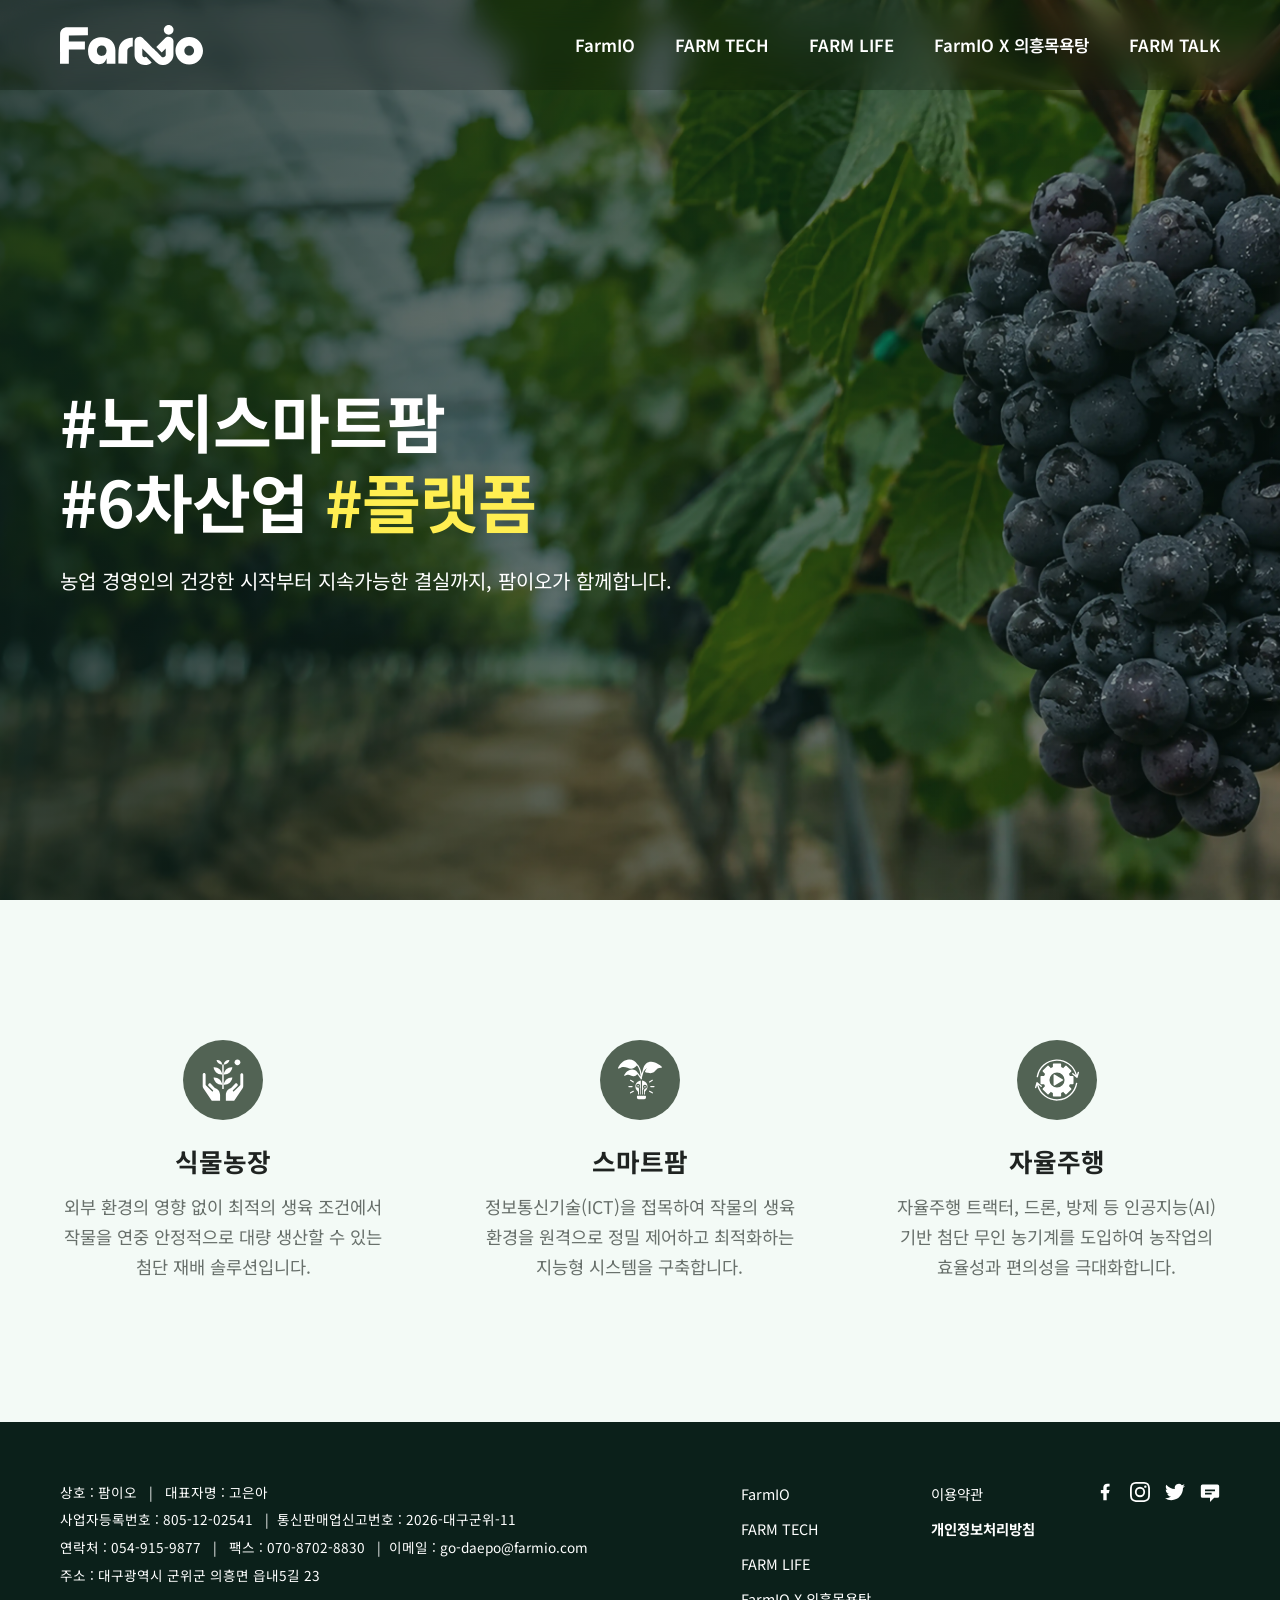
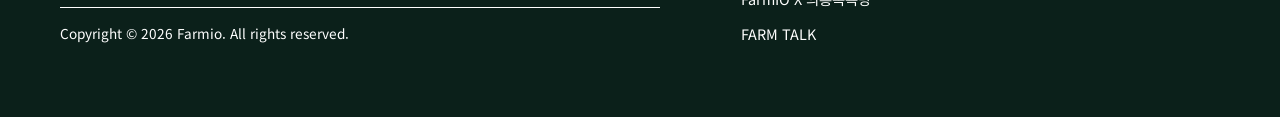
<file: index.html>
<!DOCTYPE html>
<html lang="ko">

<head>
    <meta charset="UTF-8">
    <meta name="viewport" content="width=device-width, initial-scale=1.0">
    <title>팜이오 (FarmIO) | 농업의 내일을 잇다</title>
    <link rel="stylesheet" href="style.css">
    <link rel="preconnect" href="https://fonts.googleapis.com">
    <link rel="preconnect" href="https://fonts.gstatic.com" crossorigin>
    <link href="https://fonts.googleapis.com/css2?family=Noto+Sans+KR:wght@400;600;700;800&display=swap"
        rel="stylesheet">
</head>

<body>
    <header class="header transparent-header">
        <div class="container header-content">
            <a href="index.html" class="logo"><img src="Image/index/logo.svg" alt="FarmIO 로고"></a>
            <nav class="nav">
                <a href="farmio.html">FarmIO</a>
                <a href="farmtech.html">FARM TECH</a>
                <a href="farmlife.html">FARM LIFE</a>
                <a href="bathhouse.html">FarmIO X 의흥목욕탕</a>
                <a href="farmtalk.html">FARM TALK</a>
            </nav>
            <button class="mobile-menu-btn" aria-label="메뉴 열기">
                <span></span>
                <span></span>
                <span></span>
            </button>
        </div>
    </header>

    <main>
        <section class="hero" style="--bg-img: url('Image/index/index_main.webp');">
            <div class="hero-overlay"></div>
            <div class="container">
                <div class="hero-text">
                    <h1>#노지스마트팜<br>#6차산업 <strong>#플랫폼</strong></h1>
                    <p>농업 경영인의 건강한 시작부터 지속가능한 결실까지, 팜이오가 함께합니다.</p>
                </div>
            </div>
        </section>

        <!-- 서비스 특징 섹션 -->
        <section class="section bg-pastel">
            <div class="container">
                <div class="features-grid">
                    <div class="feature-block fade-up delay-1">
                        <div class="feature-icon"><img src="Image/index/plantfactory.svg" alt="식물공장 아이콘" width="44"
                                height="44"></div>
                        <h3>식물농장</h3>
                        <p>외부 환경의 영향 없이 최적의 생육 조건에서 작물을 연중 안정적으로 대량 생산할 수 있는 첨단 재배 솔루션입니다.</p>
                    </div>
                    <div class="feature-block fade-up delay-2">
                        <div class="feature-icon"><img src="Image/index/smartfarm.svg" alt="스마트팜 아이콘" width="44"
                                height="44"></div>
                        <h3>스마트팜</h3>
                        <p>정보통신기술(ICT)을 접목하여 작물의 생육 환경을 원격으로 정밀 제어하고 최적화하는 지능형 시스템을 구축합니다.</p>
                    </div>
                    <div class="feature-block fade-up delay-3">
                        <div class="feature-icon"><img src="Image/index/autonomous.svg" alt="자율주행 아이콘" width="44"
                                height="44"></div>
                        <h3>자율주행</h3>
                        <p>자율주행 트랙터, 드론, 방제 등 인공지능(AI) 기반 첨단 무인 농기계를 도입하여 농작업의 효율성과 편의성을 극대화합니다.</p>
                    </div>
                </div>
            </div>
        </section>
    </main>

    <footer class="footer">
        <div class="container footer-container">
            <div class="footer-left">
                <div class="footer-info">
                    <p>상호 : 팜이오 <span class="divider">|</span> 대표자명 : 고은아</p>
                    <p>사업자등록번호 : 805-12-02541 <span class="divider pc-divider">|</span><span class="report-block">통신판매업신고번호 : 2026-대구군위-11</span></p>
                    <p>연락처 : 054-915-9877 <span class="divider">|</span> 팩스 : 070-8702-8830 <span
                            class="divider pc-divider">|</span><span class="footer-email">이메일 : go-daepo@farmio.com</span></p>
                    <p>주소 : 대구광역시 군위군 의흥면 읍내5길 23</p>
                </div>
                <div class="footer-copyright">
                    Copyright &copy; 2026 Farmio. All rights reserved.
                </div>
            </div>

            <div class="footer-right">
                <div class="footer-nav">
                    <ul>
                        <li><a href="farmio.html">FarmIO</a></li>
                        <li><a href="farmtech.html">FARM TECH</a></li>
                        <li><a href="farmlife.html">FARM LIFE</a></li>
                        <li class="footer-nav-break"></li>
                        <li><a href="bathhouse.html">FarmIO X 의흥목욕탕</a></li>
                        <li><a href="farmtalk.html">FARM TALK</a></li>
                    </ul>
                </div>
                <div class="footer-legal-social-wrap">
                    <div class="footer-legal">
                        <ul>
                            <li><a href="#">이용약관</a></li>
                            <li><a href="#"><strong>개인정보처리방침</strong></a></li>
                        </ul>
                    </div>
                    <div class="footer-social">
                        <a href="#" aria-label="Facebook"><svg viewBox="0 0 24 24" fill="currentColor">
                                <path
                                    d="M14 13.5h2.5l1-4H14v-2c0-1.03 0-2 2-2h1.5V2.14c-.326-.043-1.557-.14-2.857-.14C11.928 2 10 3.657 10 6.7v2.8H7v4h3V22h4v-8.5z" />
                            </svg></a>
                        <a href="#" aria-label="Instagram"><svg viewBox="0 0 24 24" fill="currentColor">
                                <path
                                    d="M12 2.163c3.204 0 3.584.012 4.85.07 3.252.148 4.771 1.691 4.919 4.919.058 1.265.069 1.645.069 4.849 0 3.205-.012 3.584-.069 4.849-.149 3.225-1.664 4.771-4.919 4.919-1.266.058-1.644.07-4.85.07-3.204 0-3.584-.012-4.849-.07-3.26-.149-4.771-1.699-4.919-4.92-.058-1.265-.07-1.644-.07-4.849 0-3.204.013-3.583.07-4.849.149-3.227 1.664-4.771 4.919-4.919 1.266-.057 1.645-.069 4.849-.069zM12 0C8.741 0 8.333.014 7.053.072 2.695.272.273 2.69.073 7.052.014 8.333 0 8.741 0 12c0 3.259.014 3.668.072 4.948.2 4.358 2.618 6.78 6.98 6.98C8.333 23.986 8.741 24 12 24c3.259 0 3.668-.014 4.948-.072 4.354-.2 6.782-2.618 6.979-6.98.059-1.28.073-1.689.073-4.948 0-3.259-.014-3.667-.072-4.947-.196-4.354-2.617-6.78-6.979-6.98C15.668.014 15.259 0 12 0zm0 5.838a6.162 6.162 0 100 12.324 6.162 6.162 0 000-12.324zM12 16a4 4 0 110-8 4 4 0 010 8zm6.406-11.845a1.44 1.44 0 100 2.881 1.44 1.44 0 000-2.881z" />
                            </svg></a>
                        <a href="#" aria-label="Twitter"><svg viewBox="0 0 24 24" fill="currentColor">
                                <path
                                    d="M24 4.557a9.83 9.83 0 01-2.828.775 4.932 4.932 0 002.165-2.724 9.864 9.864 0 01-3.127 1.195 4.916 4.916 0 00-8.384 4.482C7.69 8.095 4.067 6.13 1.64 3.162a4.822 4.822 0 00-.666 2.475c0 1.71.87 3.213 2.188 4.096a4.904 4.904 0 01-2.228-.616v.06a4.923 4.923 0 003.946 4.827 4.996 4.996 0 01-2.212.085 4.936 4.936 0 004.604 3.417 9.867 9.867 0 01-6.102 2.105c-.39 0-.779-.023-1.17-.067a13.995 13.995 0 007.557 2.209c9.053 0 13.998-7.496 13.998-13.985 0-.21 0-.42-.015-.63A9.935 9.935 0 0024 4.557z" />
                            </svg></a>
                        <a href="#" aria-label="Blog"><svg viewBox="0 0 24 24" fill="currentColor">
                                <path
                                    d="M3 3h18a2 2 0 012 2v12a2 2 0 01-2 2h-4l-5 5v-5H3a2 2 0 01-2-2V5a2 2 0 012-2zm3 6v2h12V9H6zm0 4v2h8v-2H6z" />
                            </svg></a>
                    </div>
                </div>
            </div>
        </div>
    </footer>
    <button id="scrollToTopBtn" class="scroll-to-top" aria-label="최상단으로 이동">&uarr;</button>
    <script src="script.js"></script>
</body>

</html>
</file>
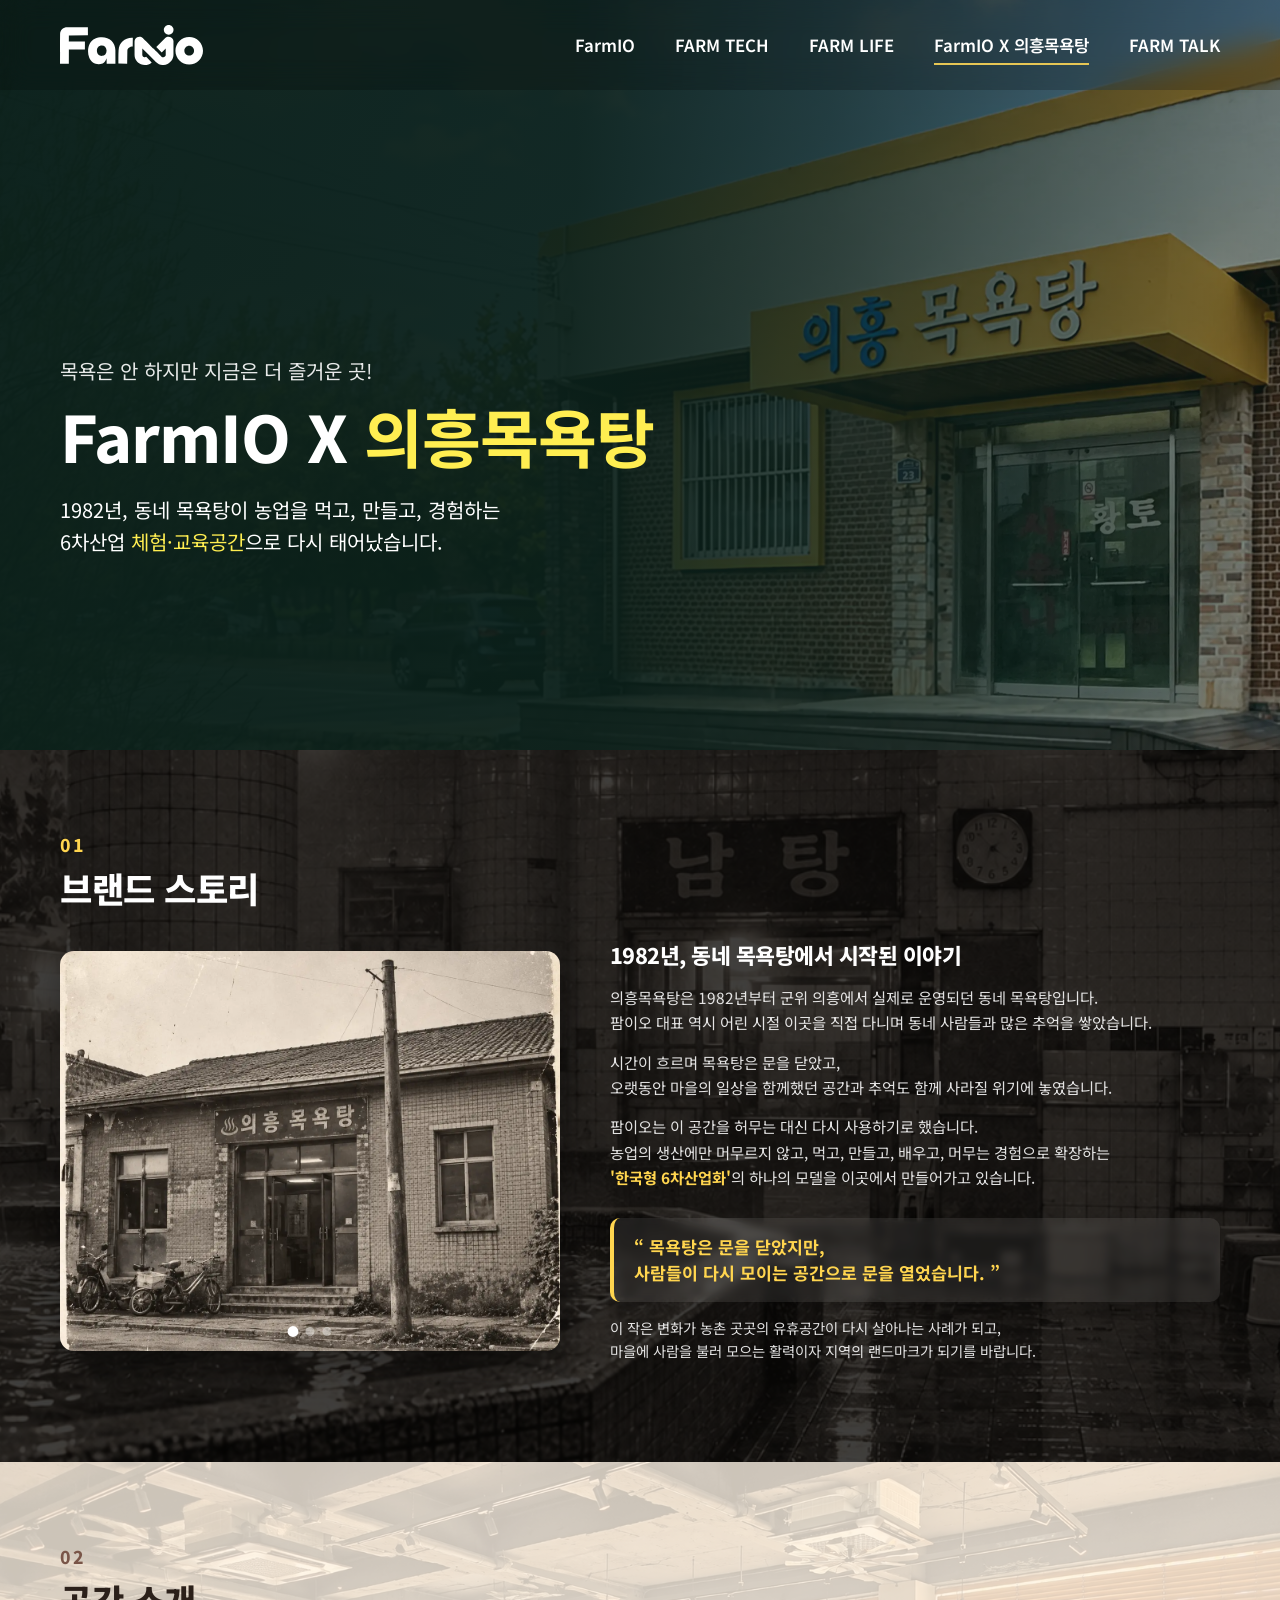
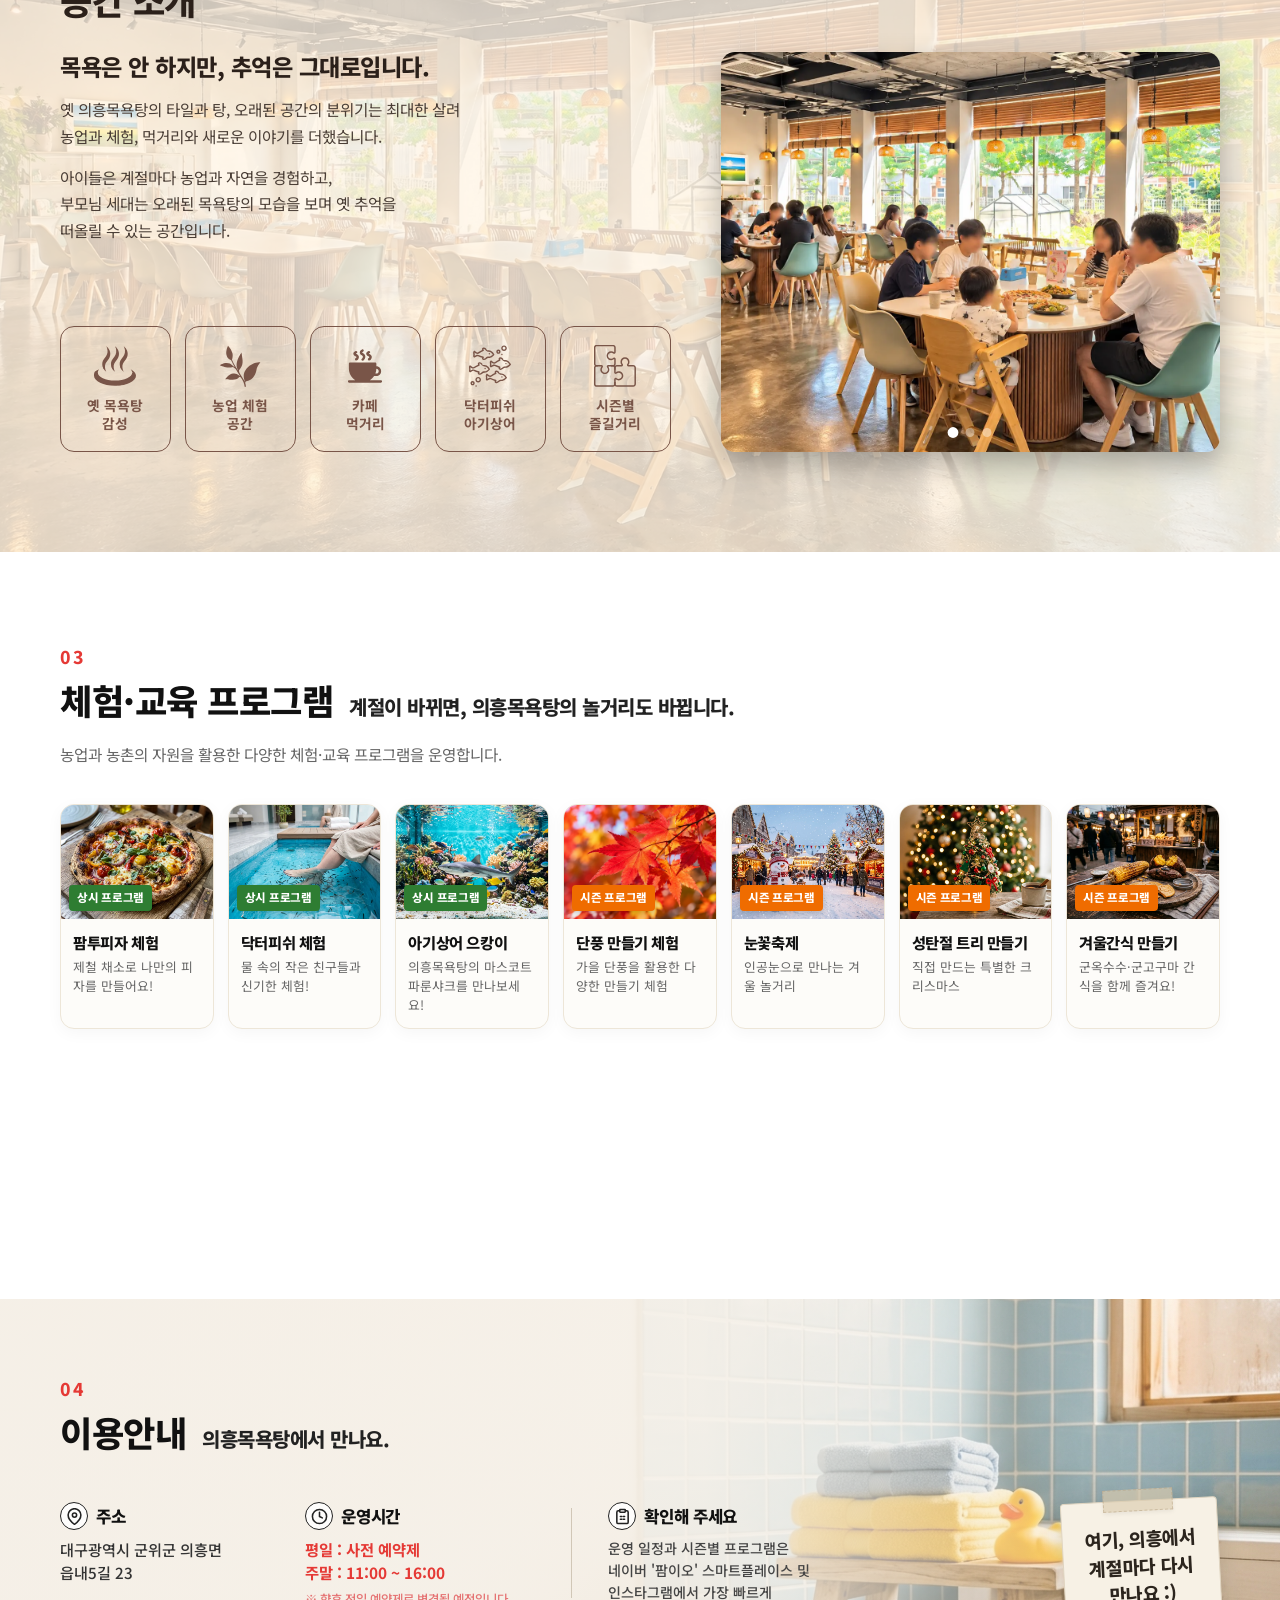
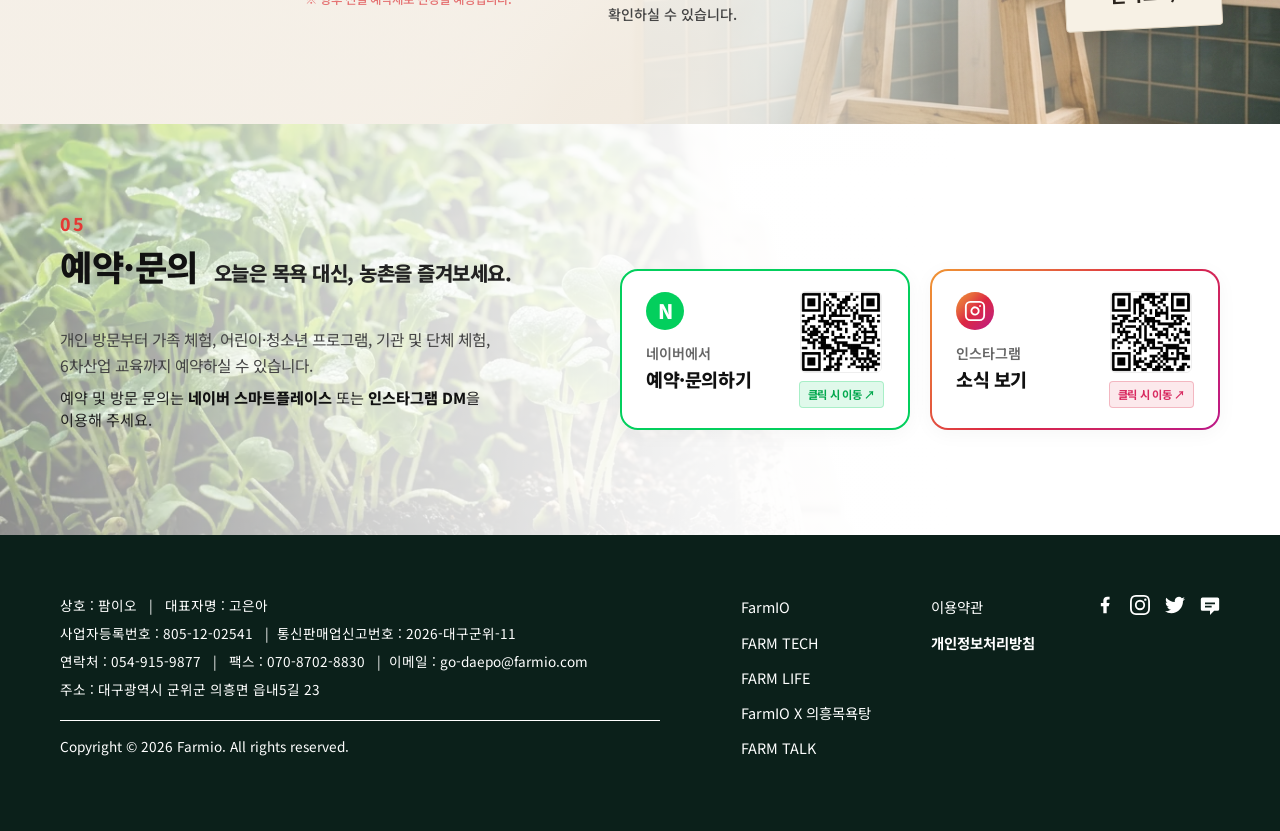
<file: bathhouse.html>
<!DOCTYPE html>
<html lang="ko">

<head>
    <meta charset="UTF-8">
    <meta name="viewport" content="width=device-width, initial-scale=1.0">
    <title>FarmIO X 의흥목욕탕 | 팜이오</title>
    <link rel="stylesheet" href="style.css?v=2.6">
    <link rel="preconnect" href="https://fonts.googleapis.com">
    <link rel="preconnect" href="https://fonts.gstatic.com" crossorigin>
    <link href="https://fonts.googleapis.com/css2?family=Noto+Sans+KR:wght@400;600;700;800&display=swap"
        rel="stylesheet">
</head>
<!-- 바디에 특정 클래스를 주어 향후 테마 색상을 관리하기 용이하게 함 -->

<body class="theme-bathhouse">
    <header class="header transparent-header">
        <div class="container header-content">
            <a href="index.html" class="logo"><img src="Image/logo.svg" alt="FarmIO 로고"></a>
            <nav class="nav">
                <a href="farmio.html">FarmIO</a>
                <a href="farmtech.html">FARM TECH</a>
                <a href="farmlife.html">FARM LIFE</a>
                <a href="bathhouse.html" class="active">FarmIO X 의흥목욕탕</a>
                <a href="farmtalk.html">FARM TALK</a>
            </nav>
            <button class="mobile-menu-btn" aria-label="메뉴 열기">
                <span></span>
                <span></span>
                <span></span>
            </button>
        </div>
    </header>

    <main>
        <div class="sub-hero sub-hero-bathhouse" style="--bg-img: url('Image/bathhouse/bathhouse.webp');">
            <div class="container">
                <div class="hero-text">
                    <p class="hero-sub-title">목욕은 안 하지만 지금은 더 즐거운 곳!</p>
                    <h1 class="hero-main-title">FarmIO X <strong>의흥목욕탕</strong></h1>
                    <p class="hero-desc">
                        1982년, 동네 목욕탕이 농업을 먹고, 만들고, 경험하는<br>
                        6차산업 <span class="highlight">체험·교육공간</span>으로 다시 태어났습니다.
                    </p>
                </div>
            </div>
        </div>

        <!-- Section 1: Brand Story -->
        <section class="bathhouse-story-section" style="background-image: url('Image/bathhouse/bath_1_back.webp');">
            <div class="container">
                <div class="bathhouse-story-header">
                    <span class="story-num">01</span>
                    <h2 class="story-title">브랜드 스토리</h2>
                </div>

                <div class="bathhouse-story-grid">
                    <!-- Left Column: Image Slider -->
                    <div class="bathhouse-slider-wrap fade-right">
                        <div class="bathhouse-slider">
                            <div class="slider-track">
                                <div class="slide-item active">
                                    <img src="Image/bathhouse/01_Image_01.webp" alt="1982년 의흥목욕탕 전경">
                                </div>
                                <div class="slide-item">
                                    <img src="Image/bathhouse/01_Image_02.webp" alt="의흥목욕탕 내부 공간">
                                </div>
                                <div class="slide-item">
                                    <img src="Image/bathhouse/01_Image_03.webp" alt="농업 체험 및 교육 공간">
                                </div>
                            </div>
                        </div>
                        <!-- Slider Dots -->
                        <div class="slider-dots">
                            <span class="dot active"></span>
                            <span class="dot"></span>
                            <span class="dot"></span>
                        </div>
                    </div>

                    <!-- Right Column: Text Content -->
                    <div class="bathhouse-text-right fade-left">
                        <h3 class="story-subtitle-main">1982년, 동네 목욕탕에서 시작된 이야기</h3>

                        <div class="story-desc">
                            <p>
                                의흥목욕탕은 1982년부터 군위 의흥에서 실제로 운영되던 동네 목욕탕입니다.<br class="pc-br">
                                팜이오 대표 역시 어린 시절 이곳을 직접 다니며 동네 사람들과 많은 추억을 쌓았습니다.
                            </p>
                            <p>
                                시간이 흐르며 목욕탕은 문을 닫았고,<br class="pc-br">
                                오랫동안 마을의 일상을 함께했던 공간과 추억도 함께 사라질 위기에 놓였습니다.
                            </p>
                            <p>
                                팜이오는 이 공간을 허무는 대신 다시 사용하기로 했습니다.<br class="pc-br">
                                농업의 생산에만 머무르지 않고, 먹고, 만들고, 배우고, 머무는 경험으로 확장하는<br class="pc-br">
                                <strong>'한국형 6차산업화'</strong>의 하나의 모델을 이곳에서 만들어가고 있습니다.
                            </p>
                        </div>

                        <blockquote class="story-highlight-quote">
                            “ 목욕탕은 문을 닫았지만,<br class="pc-br">
                            사람들이 다시 모이는 공간으로 문을 열었습니다. ”
                        </blockquote>

                        <p class="story-footer-text">
                            이 작은 변화가 농촌 곳곳의 유휴공간이 다시 살아나는 사례가 되고,<br class="pc-br">
                            마을에 사람을 불러 모으는 활력이자 지역의 랜드마크가 되기를 바랍니다.
                        </p>
                    </div>
                </div>
        </section>

        <!-- Section 2: Space Introduction (공간 소개) -->
        <section class="bathhouse-space-section" style="background-image: url('Image/bathhouse/bath_2_back.webp');">
            <div class="container">
                <div class="bathhouse-story-header">
                    <span class="story-num">02</span>
                    <h2 class="story-title">공간 소개</h2>
                </div>

                <div class="bathhouse-space-grid">
                    <!-- Left Column: Text Content -->
                    <div class="bathhouse-space-left fade-right">
                        <h3 class="story-subtitle-main">목욕은 안 하지만, 추억은 그대로입니다.</h3>

                        <div class="story-desc">
                            <p>
                                옛 의흥목욕탕의 타일과 탕,<br class="mo-br">
                                오래된 공간의 분위기는<br class="mo-br">
                                최대한 살려<br class="pc-br">
                                농업과 체험,<br class="mo-br">
                                먹거리와 새로운 이야기를 더했습니다.
                            </p>
                            <p>
                                아이들은 계절마다 농업과 자연을 경험하고,<br class="pc-br"><br class="mo-br">
                                부모님 세대는 오래된 목욕탕의 모습을 보며<br class="mo-br">
                                옛 추억을<br class="pc-br">
                                떠올릴 수 있는 공간입니다.
                            </p>
                        </div>

                        <!-- 5 Space Highlights Icons/Features -->
                        <div class="space-features-list">
                            <div class="space-feature-item">
                                <div class="space-feature-icon"><img src="Image/bathhouse/hot.svg" alt="옛 목욕탕의 감성">
                                </div>
                                <span>옛 목욕탕<br>감성</span>
                            </div>
                            <div class="space-feature-item">
                                <div class="space-feature-icon"><img src="Image/bathhouse/leaf.svg" alt="농업 체험 공간">
                                </div>
                                <span>농업 체험<br>공간</span>
                            </div>
                            <div class="space-feature-item">
                                <div class="space-feature-icon"><img src="Image/bathhouse/cafe.svg" alt="카페 &amp; 먹거리">
                                </div>
                                <span>카페<br>먹거리</span>
                            </div>
                            <div class="space-feature-item">
                                <div class="space-feature-icon"><img src="Image/bathhouse/fish.svg" alt="닥터피쉬·아기상어">
                                </div>
                                <span>닥터피쉬<br>아기상어</span>
                            </div>
                            <div class="space-feature-item">
                                <div class="space-feature-icon"><img src="Image/bathhouse/play.svg" alt="시즌별 즐길거리">
                                </div>
                                <span>시즌별<br>즐길거리</span>
                            </div>
                        </div>
                    </div>

                    <!-- Right Column: Image Slider / Photo -->
                    <div class="bathhouse-space-right fade-left">
                        <div class="bathhouse-slider-wrap space-slider-wrap">
                            <div class="bathhouse-slider space-slider">
                                <div class="slider-track">
                                    <div class="slide-item active">
                                        <img src="Image/bathhouse/02_Image_01.webp" alt="의흥목욕탕 공간 1">
                                    </div>
                                    <div class="slide-item">
                                        <img src="Image/bathhouse/02_Image_02.webp" alt="의흥목욕탕 공간 2">
                                    </div>
                                    <div class="slide-item">
                                        <img src="Image/bathhouse/02_Image_03.webp" alt="의흥목욕탕 공간 3">
                                    </div>
                                </div>
                            </div>
                            <!-- Dots -->
                            <div class="slider-dots">
                                <span class="dot active"></span>
                                <span class="dot"></span>
                                <span class="dot"></span>
                            </div>
                        </div>
                    </div>
                </div>
            </div>
        </section>

        <!-- Section 3: Experience & Education Programs (체험·교육 프로그램) -->
        <section class="bathhouse-program-section">
            <div class="container">
                <!-- Section Header -->
                <div class="bathhouse-story-header bathhouse-program-header">
                    <span class="story-num program-num">03</span>
                    <div class="header-title-flex">
                        <h2 class="story-title program-title">체험·교육 프로그램</h2>
                        <span class="program-title-sub">계절이 바뀌면, 의흥목욕탕의 놀거리도 바뀝니다.</span>
                    </div>
                    <p class="program-header-desc">농업과 농촌의 자원을 활용한 다양한 체험·교육 프로그램을 운영합니다.</p>
                </div>

                <!-- 7 Program Cards Grid -->
                <div class="program-cards-grid">
                    <!-- Card 1 -->
                    <div class="program-card fade-up">
                        <div class="program-img-wrap">
                            <img src="Image/bathhouse/program_pizza.webp" alt="팜투피자 체험">
                            <span class="program-badge badge-regular">상시 프로그램</span>
                        </div>
                        <div class="program-card-body">
                            <h4 class="program-card-title">팜투피자 체험</h4>
                            <p class="program-card-desc">제철 채소로 나만의 피자를 만들어요!</p>
                        </div>
                    </div>

                    <!-- Card 2 -->
                    <div class="program-card fade-up">
                        <div class="program-img-wrap">
                            <img src="Image/bathhouse/program_doctorfish.webp" alt="닥터피쉬 체험">
                            <span class="program-badge badge-regular">상시 프로그램</span>
                        </div>
                        <div class="program-card-body">
                            <h4 class="program-card-title">닥터피쉬 체험</h4>
                            <p class="program-card-desc">물 속의 작은 친구들과 신기한 체험!</p>
                        </div>
                    </div>

                    <!-- Card 3 -->
                    <div class="program-card fade-up">
                        <div class="program-img-wrap">
                            <img src="Image/bathhouse/program_shark.webp" alt="아기상어 으캉이">
                            <span class="program-badge badge-regular">상시 프로그램</span>
                        </div>
                        <div class="program-card-body">
                            <h4 class="program-card-title">아기상어 으캉이</h4>
                            <p class="program-card-desc">의흥목욕탕의 마스코트 파룬샤크를 만나보세요!</p>
                        </div>
                    </div>

                    <!-- Card 4 -->
                    <div class="program-card fade-up">
                        <div class="program-img-wrap">
                            <img src="Image/bathhouse/program_autumn.webp" alt="단풍 만들기 체험">
                            <span class="program-badge badge-season">시즌 프로그램</span>
                        </div>
                        <div class="program-card-body">
                            <h4 class="program-card-title">단풍 만들기 체험</h4>
                            <p class="program-card-desc">가을 단풍을 활용한 다양한 만들기 체험</p>
                        </div>
                    </div>

                    <!-- Card 5 -->
                    <div class="program-card fade-up">
                        <div class="program-img-wrap">
                            <img src="Image/bathhouse/program_snow.webp" alt="눈꽃축제">
                            <span class="program-badge badge-season">시즌 프로그램</span>
                        </div>
                        <div class="program-card-body">
                            <h4 class="program-card-title">눈꽃축제</h4>
                            <p class="program-card-desc">인공눈으로 만나는 겨울 놀거리</p>
                        </div>
                    </div>

                    <!-- Card 6 -->
                    <div class="program-card fade-up">
                        <div class="program-img-wrap">
                            <img src="Image/bathhouse/program_christmastree.webp" alt="크리스마스 트리 만들기">
                            <span class="program-badge badge-season">시즌 프로그램</span>
                        </div>
                        <div class="program-card-body">
                            <h4 class="program-card-title">성탄절 트리 만들기</h4>
                            <p class="program-card-desc">직접 만드는 특별한 크리스마스</p>
                        </div>
                    </div>

                    <!-- Card 7 -->
                    <div class="program-card fade-up">
                        <div class="program-img-wrap">
                            <img src="Image/bathhouse/program_snacks.webp" alt="군옥수수·군고구마">
                            <span class="program-badge badge-season">시즌 프로그램</span>
                        </div>
                        <div class="program-card-body">
                            <h4 class="program-card-title">겨울간식 만들기</h4>
                            <p class="program-card-desc">군옥수수·군고구마 간식을 함께 즐겨요!</p>
                        </div>
                    </div>
                </div>

                <!-- Bottom 2 Feature Banners Grid -->
                <div class="program-banners-grid">
                    <!-- Banner 1: Pink Theme -->
                    <div class="program-banner-card banner-pink fade-up">
                        <div class="banner-icon-wrap icon-pink">
                            <svg width="28" height="28" viewBox="0 0 24 24" fill="none" stroke="currentColor"
                                stroke-width="2" stroke-linecap="round" stroke-linejoin="round">
                                <path d="M14 2H6a2 2 0 0 0-2 2v16a2 2 0 0 0 2 2h12a2 2 0 0 0 2-2V8z"></path>
                                <polyline points="14 2 14 8 20 8"></polyline>
                                <line x1="16" y1="13" x2="8" y2="13"></line>
                                <line x1="16" y1="17" x2="8" y2="17"></line>
                            </svg>
                        </div>
                        <div class="banner-text-content">
                            <h3 class="banner-title pink-title">6차산업 교육 프로그램</h3>
                            <p class="banner-desc">농업의 생산·가공·체험을 연결하는 한국형 6차산업화 강의 및 체험 프로그램을 운영합니다.</p>
                        </div>
                    </div>

                    <!-- Banner 2: Blue Theme -->
                    <div class="program-banner-card banner-blue fade-up">
                        <div class="banner-icon-wrap icon-blue">
                            <svg width="28" height="28" viewBox="0 0 24 24" fill="none" stroke="currentColor"
                                stroke-width="2" stroke-linecap="round" stroke-linejoin="round">
                                <path d="M3 9l9-7 9 7v11a2 2 0 0 1-2 2H5a2 2 0 0 1-2-2z"></path>
                                <polyline points="9 22 9 12 15 12 15 22"></polyline>
                            </svg>
                        </div>
                        <div class="banner-text-content">
                            <h3 class="banner-title blue-title">촌캉스(민박) <span class="title-sub-status">— 준비 중</span>
                            </h3>
                            <p class="banner-desc">향후 2층 공간에 사우나의 감성을 살린 농촌민박 공간을 조성하여, 군위에서 머무는 촌캉스 프로그램을 진행할 예정입니다.
                            </p>
                        </div>
                    </div>
                </div>
            </div>
        </section>

        <!-- Section 4: Usage Info (이용안내) -->
        <section class="bathhouse-info-section" style="background-image: url('Image/bathhouse/bath_4_back.webp');">
            <div class="bathhouse-info-overlay"></div>
            <div class="container">
                <!-- Section Header -->
                <div class="bathhouse-story-header bathhouse-info-header">
                    <span class="story-num info-num">04</span>
                    <div class="header-title-flex">
                        <h2 class="story-title info-title">이용안내</h2>
                        <span class="info-title-sub">의흥목욕탕에서 만나요.</span>
                    </div>
                </div>

                <!-- Main Content Grid -->
                <div class="info-content-grid">
                    <!-- Left 3 Columns -->
                    <div class="info-details-row fade-right">
                        <!-- Col 1: Address -->
                        <div class="info-col info-col-address">
                            <div class="info-col-text">
                                <h4 class="info-col-title">
                                    <span class="info-icon-wrap">
                                        <svg width="17" height="17" viewBox="0 0 24 24" fill="none"
                                            stroke="currentColor" stroke-width="2.2" stroke-linecap="round"
                                            stroke-linejoin="round">
                                            <path d="M21 10c0 7-9 13-9 13s-9-6-9-13a9 9 0 0 1 18 0z"></path>
                                            <circle cx="12" cy="10" r="3"></circle>
                                        </svg>
                                    </span>
                                    주소
                                </h4>
                                <p class="info-address-text">대구광역시 군위군 의흥면<br>읍내5길 23</p>
                            </div>
                        </div>

                        <!-- Col 2: Operating Hours -->
                        <div class="info-col info-col-hours">
                            <div class="info-col-text">
                                <h4 class="info-col-title">
                                    <span class="info-icon-wrap">
                                        <svg width="17" height="17" viewBox="0 0 24 24" fill="none"
                                            stroke="currentColor" stroke-width="2.2" stroke-linecap="round"
                                            stroke-linejoin="round">
                                            <circle cx="12" cy="12" r="10"></circle>
                                            <polyline points="12 6 12 12 16 14"></polyline>
                                        </svg>
                                    </span>
                                    운영시간
                                </h4>
                                <p class="info-highlight-text">평일 : 사전 예약제</p>
                                <p class="info-highlight-text">주말 : 11:00 ~ 16:00</p>
                                <p class="info-sub-note">※ 향후 전일 예약제로 변경될 예정입니다.</p>
                            </div>
                        </div>

                        <div class="info-divider"></div>

                        <!-- Col 3: Notice -->
                        <div class="info-col info-col-notice">
                            <div class="info-col-text">
                                <h4 class="info-col-title">
                                    <span class="info-icon-wrap">
                                        <svg width="17" height="17" viewBox="0 0 24 24" fill="none"
                                            stroke="currentColor" stroke-width="2.2" stroke-linecap="round"
                                            stroke-linejoin="round">
                                            <path
                                                d="M16 4h2a2 2 0 0 1 2 2v14a2 2 0 0 1-2 2H6a2 2 0 0 1-2-2V6a2 2 0 0 1 2-2h2">
                                            </path>
                                            <rect x="8" y="2" width="8" height="4" rx="1" ry="1"></rect>
                                            <line x1="9" y1="12" x2="11" y2="12"></line>
                                            <line x1="13" y1="12" x2="15" y2="12"></line>
                                            <line x1="9" y1="16" x2="11" y2="16"></line>
                                            <line x1="13" y1="16" x2="15" y2="16"></line>
                                        </svg>
                                    </span>
                                    확인해 주세요
                                </h4>
                                <p class="info-notice-desc">
                                    운영 일정과 시즌별 프로그램은<br>
                                    네이버 '팜이오' 스마트플레이스 및<br>
                                    인스타그램에서 가장 빠르게<br>
                                    확인하실 수 있습니다.
                                </p>
                            </div>
                        </div>
                    </div>

                    <!-- Right Taped Paper Memo Card -->
                    <div class="info-memo-area fade-left">
                        <div class="info-paper-memo">
                            <div class="memo-tape"></div>
                            <p class="memo-handwriting">
                                여기, 의흥에서<br>
                                계절마다 다시<br>
                                만나요 :)
                            </p>
                        </div>
                    </div>
                </div>
            </div>
        </section>

        <!-- Section 5: Reservation & Inquiry (예약·문의 - White Background with Left Plant Mask) -->
        <section class="bathhouse-reservation-section"
            style="background-image: url('Image/bathhouse/res_plant_back.webp');">
            <div class="container">
                <!-- Section Header -->
                <div class="bathhouse-story-header bathhouse-reservation-header">
                    <span class="story-num res-num">05</span>
                    <div class="header-title-flex">
                        <h2 class="story-title res-title">예약·문의</h2>
                        <span class="res-title-sub">오늘은 목욕 대신, 농촌을 즐겨보세요.</span>
                    </div>
                </div>

                <!-- Main Content Row -->
                <div class="reservation-content-row">
                    <!-- Left Side: Text Description -->
                    <div class="reservation-info-left fade-right">
                        <div class="res-desc-text">
                            <p>
                                개인 방문부터 가족 체험,<br class="mo-br">
                                어린이·청소년 프로그램,<br class="mo-br">
                                기관 및 단체 체험,<br class="pc-br"><br class="mo-br">
                                6차산업 교육까지 예약하실 수 있습니다.
                            </p>
                            <p class="res-contact-guide">
                                예약 및 방문 문의는<br class="mo-br">
                                <strong>네이버 스마트플레이스</strong> 또는<br class="mo-br">
                                <strong>인스타그램 DM</strong>을<br class="pc-br">
                                이용해 주세요.
                            </p>
                        </div>
                    </div>

                    <!-- Right Side: Naver & Instagram QR Cards -->
                    <div class="reservation-cards-right fade-left">
                        <!-- Naver Reservation Card -->
                        <a href="https://m.site.naver.com/2idyv" target="_blank" rel="noopener noreferrer"
                            class="res-card card-naver" title="네이버 스마트플레이스로 이동">
                            <div class="card-left-info">
                                <div class="icon-brand icon-naver">
                                    <span>N</span>
                                </div>
                                <div class="brand-text">
                                    <span class="brand-name">네이버에서</span>
                                    <h4 class="action-title">예약·문의하기</h4>
                                </div>
                            </div>
                            <div class="card-right-qr">
                                <img src="Image/bathhouse/naver_smartplace.webp" alt="네이버 예약 QR 코드" class="qr-img">
                                <span class="qr-click-guide">클릭 시 이동 ↗</span>
                            </div>
                        </a>

                        <!-- Instagram Card -->
                        <a href="https://m.site.naver.com/2folK" target="_blank" rel="noopener noreferrer"
                            class="res-card card-insta" title="팜이오 인스타그램으로 이동">
                            <div class="card-left-info">
                                <div class="icon-brand icon-insta">
                                    <svg width="22" height="22" viewBox="0 0 24 24" fill="none" stroke="currentColor"
                                        stroke-width="2" stroke-linecap="round" stroke-linejoin="round">
                                        <rect x="2" y="2" width="20" height="20" rx="5" ry="5"></rect>
                                        <path d="M16 11.37A4 4 0 1 1 12.63 8 4 4 0 0 1 16 11.37z"></path>
                                        <line x1="17.5" y1="6.5" x2="17.51" y2="6.5"></line>
                                    </svg>
                                </div>
                                <div class="brand-text">
                                    <span class="brand-name">인스타그램</span>
                                    <h4 class="action-title">소식 보기</h4>
                                </div>
                            </div>
                            <div class="card-right-qr">
                                <img src="Image/bathhouse/instagram.webp" alt="인스타그램 QR 코드" class="qr-img">
                                <span class="qr-click-guide">클릭 시 이동 ↗</span>
                            </div>
                        </a>
                    </div>
                </div>
            </div>
        </section>


    </main>

    <footer class="footer">
        <div class="container footer-container">
            <div class="footer-left">
                <div class="footer-info">
                    <p>상호 : 팜이오 <span class="divider">|</span> 대표자명 : 고은아</p>
                    <p>사업자등록번호 : 805-12-02541 <span class="divider pc-divider">|</span><span
                            class="report-block">통신판매업신고번호 : 2026-대구군위-11</span></p>
                    <p>연락처 : 054-915-9877 <span class="divider">|</span> 팩스 : 070-8702-8830 <span
                            class="divider pc-divider">|</span><span class="footer-email">이메일 :
                            go-daepo@farmio.com</span></p>
                    <p>주소 : 대구광역시 군위군 의흥면 읍내5길 23</p>
                </div>
                <div class="footer-copyright">
                    Copyright &copy; 2026 Farmio. All rights reserved.
                </div>
            </div>

            <div class="footer-right">
                <div class="footer-nav">
                    <ul>
                        <li><a href="farmio.html">FarmIO</a></li>
                        <li><a href="farmtech.html">FARM TECH</a></li>
                        <li><a href="farmlife.html">FARM LIFE</a></li>
                        <li class="footer-nav-break"></li>
                        <li><a href="bathhouse.html">FarmIO X 의흥목욕탕</a></li>
                        <li><a href="farmtalk.html">FARM TALK</a></li>
                    </ul>
                </div>
                <div class="footer-legal-social-wrap">
                    <div class="footer-legal">
                        <ul>
                            <li><a href="#">이용약관</a></li>
                            <li><a href="#"><strong>개인정보처리방침</strong></a></li>
                        </ul>
                    </div>
                    <div class="footer-social">
                        <a href="#" aria-label="Facebook"><svg viewBox="0 0 24 24" fill="currentColor">
                                <path
                                    d="M14 13.5h2.5l1-4H14v-2c0-1.03 0-2 2-2h1.5V2.14c-.326-.043-1.557-.14-2.857-.14C11.928 2 10 3.657 10 6.7v2.8H7v4h3V22h4v-8.5z" />
                            </svg></a>
                        <a href="#" aria-label="Instagram"><svg viewBox="0 0 24 24" fill="currentColor">
                                <path
                                    d="M12 2.163c3.204 0 3.584.012 4.85.07 3.252.148 4.771 1.691 4.919 4.919.058 1.265.069 1.645.069 4.849 0 3.205-.012 3.584-.069 4.849-.149 3.225-1.664 4.771-4.919 4.919-1.266.058-1.644.07-4.85.07-3.204 0-3.584-.012-4.849-.07-3.26-.149-4.771-1.699-4.919-4.92-.058-1.265-.07-1.644-.07-4.849 0-3.204.013-3.583.07-4.849.149-3.227 1.664-4.771 4.919-4.919 1.266-.057 1.645-.069 4.849-.069zM12 0C8.741 0 8.333.014 7.053.072 2.695.272.273 2.69.073 7.052.014 8.333 0 8.741 0 12c0 3.259.014 3.668.072 4.948.2 4.358 2.618 6.78 6.98 6.98C8.333 23.986 8.741 24 12 24c3.259 0 3.668-.014 4.948-.072 4.354-.2 6.782-2.618 6.979-6.98.059-1.28.073-1.689.073-4.948 0-3.259-.014-3.667-.072-4.947-.196-4.354-2.617-6.78-6.979-6.98C15.668.014 15.259 0 12 0zm0 5.838a6.162 6.162 0 100 12.324 6.162 6.162 0 000-12.324zM12 16a4 4 0 110-8 4 4 0 010 8zm6.406-11.845a1.44 1.44 0 100 2.881 1.44 1.44 0 000-2.881z" />
                            </svg></a>
                        <a href="#" aria-label="Twitter"><svg viewBox="0 0 24 24" fill="currentColor">
                                <path
                                    d="M24 4.557a9.83 9.83 0 01-2.828.775 4.932 4.932 0 002.165-2.724 9.864 9.864 0 01-3.127 1.195 4.916 4.916 0 00-8.384 4.482C7.69 8.095 4.067 6.13 1.64 3.162a4.822 4.822 0 00-.666 2.475c0 1.71.87 3.213 2.188 4.096a4.904 4.904 0 01-2.228-.616v.06a4.923 4.923 0 003.946 4.827 4.996 4.996 0 01-2.212.085 4.936 4.936 0 004.604 3.417 9.867 9.867 0 01-6.102 2.105c-.39 0-.779-.023-1.17-.067a13.995 13.995 0 007.557 2.209c9.053 0 13.998-7.496 13.998-13.985 0-.21 0-.42-.015-.63A9.935 9.935 0 0024 4.557z" />
                            </svg></a>
                        <a href="#" aria-label="Blog"><svg viewBox="0 0 24 24" fill="currentColor">
                                <path
                                    d="M3 3h18a2 2 0 012 2v12a2 2 0 01-2 2h-4l-5 5v-5H3a2 2 0 01-2-2V5a2 2 0 012-2zm3 6v2h12V9H6zm0 4v2h8v-2H6z" />
                            </svg></a>
                    </div>
                </div>
            </div>
        </div>
    </footer>
    <button id="scrollToTopBtn" class="scroll-to-top" aria-label="최상단으로 이동">&uarr;</button>
    <script src="script.js"></script>
</body>

</html>
</file>
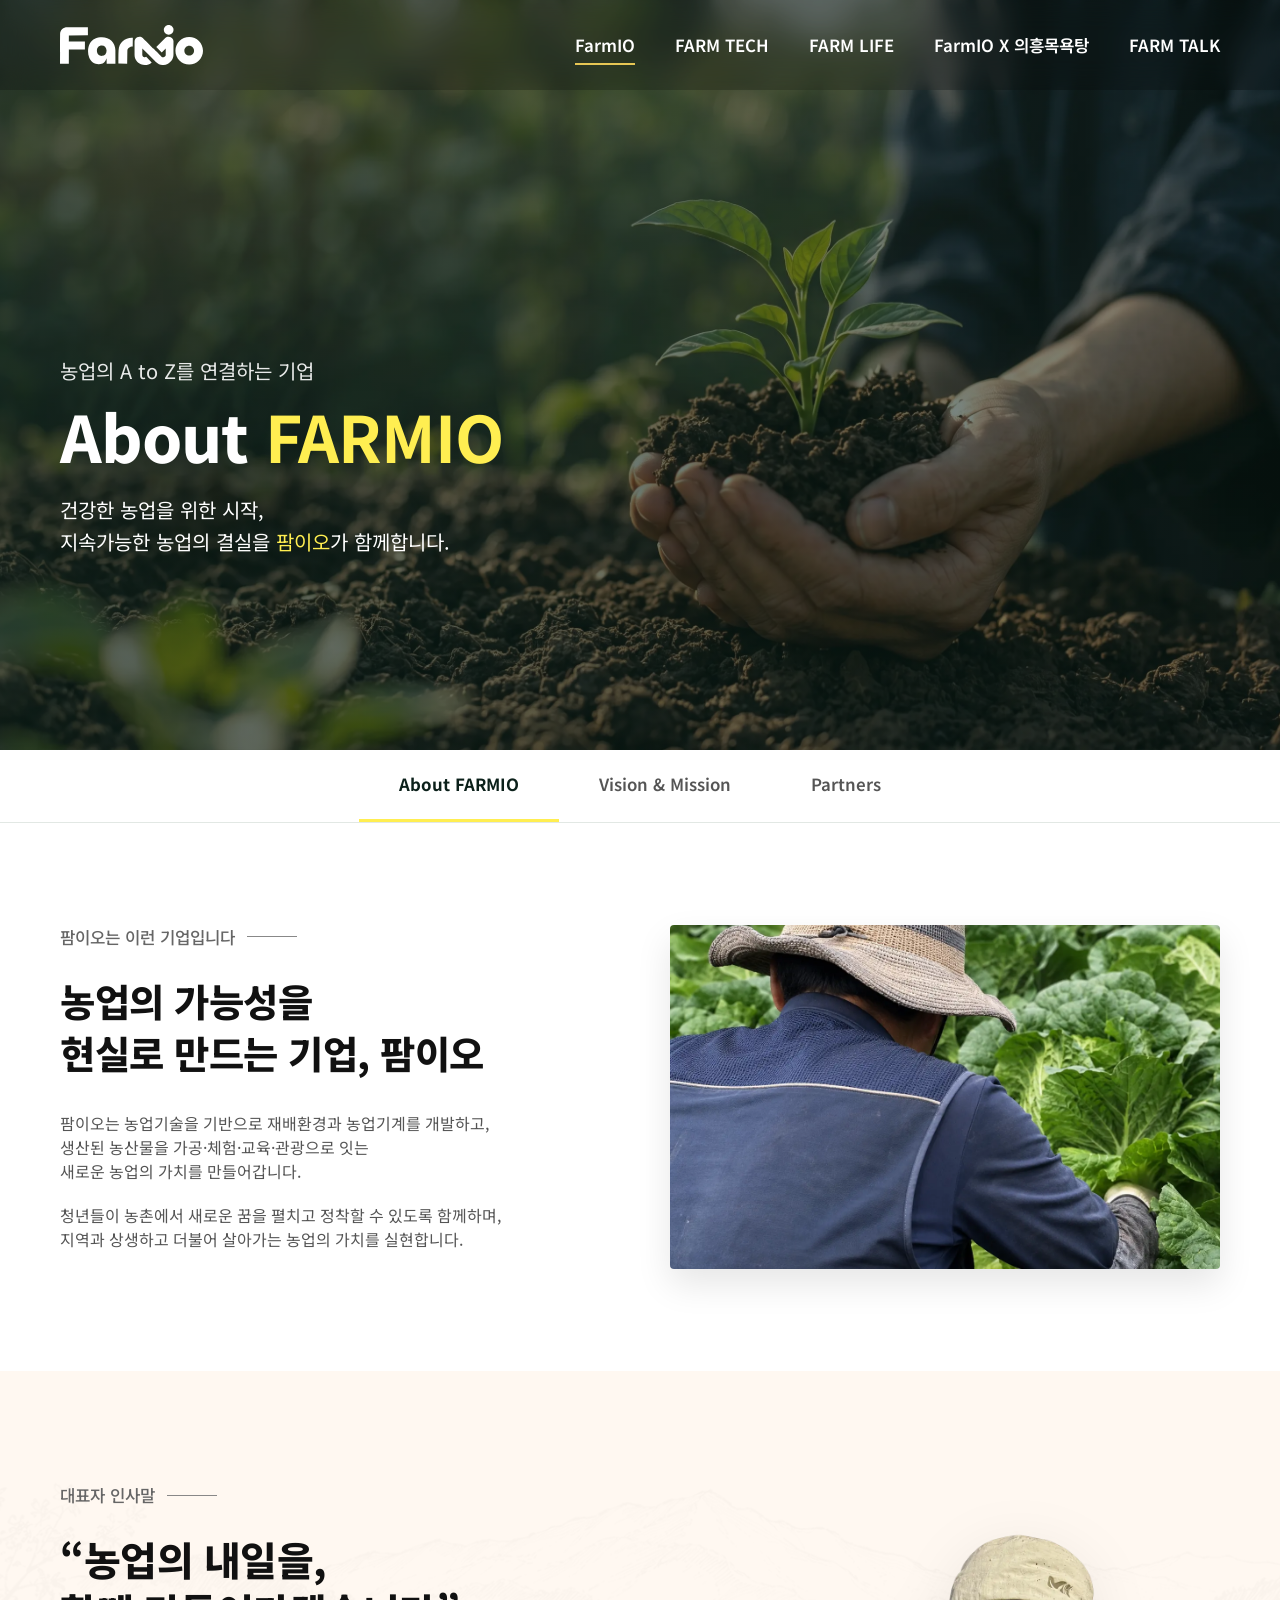
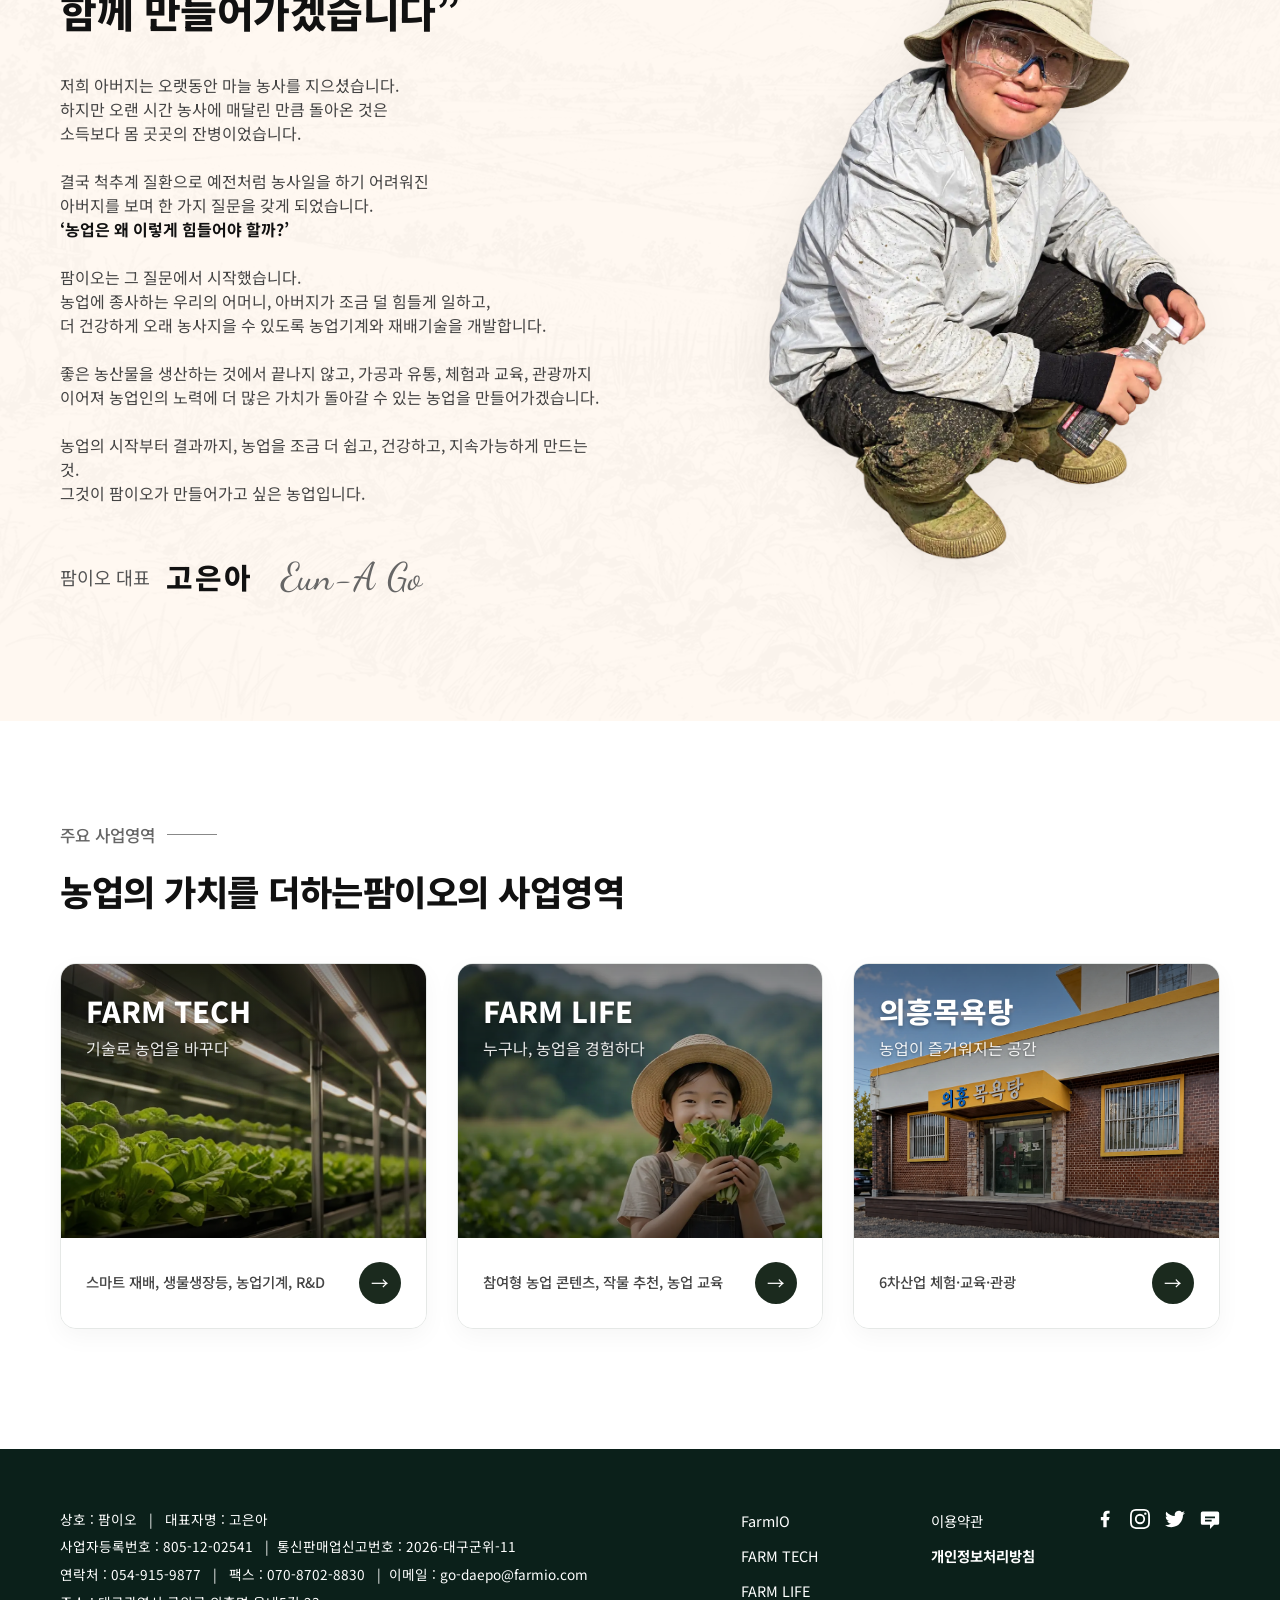
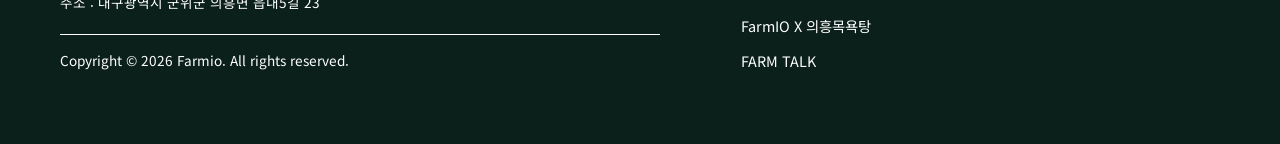
<file: farmio.html>
<!DOCTYPE html>
<html lang="ko">

<head>
    <meta charset="UTF-8">
    <meta name="viewport" content="width=device-width, initial-scale=1.0">
    <title>FarmIO | 팜이오</title>
    <link rel="stylesheet" href="style.css?v=1.3">
    <link rel="preconnect" href="https://fonts.googleapis.com">
    <link rel="preconnect" href="https://fonts.gstatic.com" crossorigin>
    <link
        href="https://fonts.googleapis.com/css2?family=Dancing+Script:wght@600;700&family=Noto+Sans+KR:wght@400;600;700;800&display=swap"
        rel="stylesheet">
</head>

<body>
    <header class="header transparent-header">
        <div class="container header-content">
            <a href="index.html" class="logo"><img src="Image/logo.svg" alt="FarmIO 로고"></a>
            <nav class="nav">
                <a href="farmio.html" class="active">FarmIO</a>
                <a href="farmtech.html">FARM TECH</a>
                <a href="farmlife.html">FARM LIFE</a>
                <a href="bathhouse.html">FarmIO X 의흥목욕탕</a>
                <a href="farmtalk.html">FARM TALK</a>
            </nav>
            <button class="mobile-menu-btn" aria-label="메뉴 열기">
                <span></span>
                <span></span>
                <span></span>
            </button>
        </div>
    </header>

    <main>
        <div class="sub-hero sub-hero-farmio" style="--bg-img: url('Image/farmio/about farmio.webp');">
            <div class="container">
                <div class="hero-text">
                    <p class="hero-sub-title">농업의 A to Z를 연결하는 기업</p>
                    <h1 class="hero-main-title">About <strong>FARMIO</strong></h1>
                    <p class="hero-desc">
                        건강한 농업을 위한 시작,<br>
                        지속가능한 농업의 결실을 <span class="highlight">팜이오</span>가 함께합니다.
                    </p>
                </div>
            </div>
        </div>

        <!-- 서브 카테고리 탭 네비게이션 -->
        <nav class="sub-category-bar">
            <div class="container sub-category-container">
                <a href="#about-farmio" class="sub-category-item active">About FARMIO</a>
                <a href="#vision-mission" class="sub-category-item">Vision & Mission</a>
                <a href="#partners" class="sub-category-item">Partners</a>
            </div>
        </nav>

        <div id="about-farmio" class="tab-content-area tab-active">
            <!-- 팜이오 기업 소개 섹션 -->
            <section class="about-intro-section">
                <div class="container">
                    <div class="about-intro-grid">
                        <!-- Left Column: Text Content -->
                        <div class="about-intro-text fade-right">
                            <div class="about-intro-sub">팜이오는 이런 기업입니다</div>
                            <h2 class="about-intro-title">
                                농업의 가능성을<br class="pc-br">
                                현실로 만드는 기업, 팜이오
                            </h2>
                            <div class="about-intro-desc">
                                <p>
                                    팜이오는 농업기술을 기반으로 재배환경과 농업기계를 개발하고,<br class="pc-br">
                                    생산된 농산물을 가공·체험·교육·관광으로 잇는<br class="pc-br">
                                    새로운 농업의 가치를 만들어갑니다.
                                </p>
                                <p>
                                    청년들이 농촌에서 새로운 꿈을 펼치고 정착할 수 있도록 함께하며,<br class="pc-br">지역과 상생하고 더불어 살아가는 농업의 가치를 실현합니다.
                                </p>
                            </div>
                        </div>

                        <!-- Right Column: Image Content -->
                        <div class="about-intro-img fade-left">
                            <div class="about-intro-img-container">
                                <img src="Image/farmio/about farmio_1.webp" alt="FarmIO 브랜드 대표 전경">
                            </div>
                        </div>
                    </div>
                </div>
            </section>

            <!-- 대표자 인사말 섹션 -->
            <section class="ceo-greeting-section" style="background-image: url('Image/farmio/ceo_back.webp');">
                <div class="container">
                    <div class="ceo-greeting-grid">
                        <!-- Left: Text & Signature -->
                        <div class="ceo-greeting-content fade-right">
                            <div class="ceo-greeting-sub">대표자 인사말</div>
                            <h2 class="ceo-greeting-title">
                                “농업의 내일을,<br class="pc-br">
                                함께 만들어가겠습니다”
                            </h2>

                            <div class="ceo-greeting-body">
                                <p>
                                    저희 아버지는 오랫동안 마늘 농사를 지으셨습니다.<br class="pc-br">
                                    하지만 오랜 시간 농사에 매달린 만큼 돌아온 것은<br class="pc-br">
                                    소득보다 몸 곳곳의 잔병이었습니다.
                                </p>
                                <p>
                                    결국 척추계 질환으로 예전처럼 농사일을 하기 어려워진<br class="pc-br">
                                    아버지를 보며 한 가지 질문을 갖게 되었습니다.<br class="pc-br">
                                    <strong>‘농업은 왜 이렇게 힘들어야 할까?’</strong>
                                </p>
                                <p>
                                    팜이오는 그 질문에서 시작했습니다.<br class="pc-br">
                                    농업에 종사하는 우리의 어머니, 아버지가 조금 덜 힘들게 일하고,<br class="pc-br">
                                    더 건강하게 오래 농사지을 수 있도록 농업기계와 재배기술을 개발합니다.
                                </p>
                                <p>
                                    좋은 농산물을 생산하는 것에서 끝나지 않고, 가공과 유통, 체험과 교육, 관광까지<br class="pc-br">
                                    이어져 농업인의 노력에 더 많은 가치가 돌아갈 수 있는 농업을 만들어가겠습니다.
                                </p>
                                <p>
                                    농업의 시작부터 결과까지, 농업을 조금 더 쉽고, 건강하고, 지속가능하게 만드는 것.<br class="pc-br">
                                    그것이 팜이오가 만들어가고 싶은 농업입니다.
                                </p>
                            </div>

                            <div class="ceo-signature-wrap">
                                <span class="label">팜이오 대표</span>
                                <span class="name">고은아</span>
                                <span class="signature-eng">Eun-A Go</span>
                            </div>
                        </div>

                        <!-- Right: CEO Image -->
                        <div class="ceo-greeting-right fade-left">
                            <div class="ceo-image-wrap">
                                <img src="Image/farmio/ceo.webp" alt="팜이오 대표 고은아">
                            </div>
                        </div>
                    </div>
                </div>
            </section>

            <!-- 주요 사업영역 섹션 -->
            <section class="business-areas-section">
                <div class="container">
                    <div class="business-section-sub fade-up">주요 사업영역</div>
                    <h2 class="business-section-title fade-up">농업의 가치를 더하는<br class="mo-br">팜이오의 사업영역</h2>

                    <div class="business-grid">
                        <!-- Card 1: FARM TECH -->
                        <a href="farmtech.html" class="business-card fade-up delay-1">
                            <div class="business-card-img">
                                <img src="Image/farmio/about_farmio_4_1.webp" alt="FARM TECH">
                                <div class="business-card-img-overlay">
                                    <h3 class="business-card-title">FARM TECH</h3>
                                    <p class="business-card-subtitle">기술로 농업을 바꾸다</p>
                                </div>
                            </div>
                            <div class="business-card-body">
                                <div class="business-card-desc">스마트 재배, 생물생장등, 농업기계, R&D</div>
                                <div class="business-card-arrow">&rarr;</div>
                            </div>
                        </a>

                        <!-- Card 2: FARM LIFE -->
                        <a href="farmlife.html" class="business-card fade-up delay-2">
                            <div class="business-card-img">
                                <img src="Image/farmio/about_farmio_4_2.webp" alt="FARM LIFE">
                                <div class="business-card-img-overlay">
                                    <h3 class="business-card-title">FARM LIFE</h3>
                                    <p class="business-card-subtitle">누구나, 농업을 경험하다</p>
                                </div>
                            </div>
                            <div class="business-card-body">
                                <div class="business-card-desc">참여형 농업 콘텐츠, 작물 추천, 농업 교육</div>
                                <div class="business-card-arrow">&rarr;</div>
                            </div>
                        </a>

                        <!-- Card 3: 의흥목욕탕 -->
                        <a href="bathhouse.html" class="business-card fade-up delay-3">
                            <div class="business-card-img">
                                <img src="Image/farmio/about_farmio_4_3.webp" alt="의흥목욕탕">
                                <div class="business-card-img-overlay">
                                    <h3 class="business-card-title">의흥목욕탕</h3>
                                    <p class="business-card-subtitle">농업이 즐거워지는 공간</p>
                                </div>
                            </div>
                            <div class="business-card-body">
                                <div class="business-card-desc">6차산업 체험·교육·관광</div>
                                <div class="business-card-arrow">&rarr;</div>
                            </div>
                        </a>
                    </div>
                </div>
            </section>
        </div>

        <!-- Vision & Mission 탭 영역 -->
        <div id="vision-mission" class="tab-content-area" style="display: none;">
            <section class="philosophy-section">
                <div class="container">
                    <div class="philosophy-grid">
                        <!-- Left: Text -->
                        <div class="philosophy-text fade-right">
                            <div class="philosophy-sub">BRAND PHILOSOPHY</div>
                            <h2 class="philosophy-title">
                                농업의 시작부터 결과까지<br>
                                팜이오가 연결합니다
                            </h2>
                            <div class="philosophy-desc">
                                <p>
                                    FARMIO는 FARM + I + O의 합성어로,<br>
                                    농업의 투입(Input)부터 결과(Output)까지<br>
                                    모든 과정을 연결하는 기업입니다.<br>
                                    농업의 A부터 Z까지, 기술과 사람, 생산과 경험이<br>
                                    이어지는 지속가능한 농업 생태계를 만들어갑니다.
                                </p>
                            </div>
                            <div class="philosophy-footer-line">
                                Farm A to Z, FarmIO
                            </div>
                        </div>

                        <!-- Right: Diagram (Circles & Connectors) -->
                        <div class="philosophy-diagram fade-left">
                            <div class="diagram-row">
                                <!-- Circle 1 -->
                                <div class="circle-box">
                                    <div class="circle">
                                        <div class="circle-title">FARM</div>
                                        <div class="circle-sub">농업</div>
                                    </div>
                                    <div class="circle-desc">
                                        농업의 기반과<br>가능성
                                    </div>
                                </div>

                                <div class="plus-operator">+</div>

                                <!-- Circle 2 -->
                                <div class="circle-box">
                                    <div class="circle">
                                        <div class="circle-title">I</div>
                                        <div class="circle-sub">INPUT</div>
                                    </div>
                                    <div class="circle-desc">
                                        농업에 필요한<br>
                                        기술, 환경, 장비와 자원
                                    </div>
                                </div>

                                <div class="plus-operator">+</div>

                                <!-- Circle 3 -->
                                <div class="circle-box">
                                    <div class="circle">
                                        <div class="circle-title">O</div>
                                        <div class="circle-sub">OUTPUT</div>
                                    </div>
                                    <div class="circle-desc">
                                        체험·교육·관광으로<br>
                                        확장되는 농업의 가치
                                    </div>
                                </div>
                            </div>

                            <!-- Bracket connector -->
                            <div class="diagram-bracket"></div>

                            <!-- Final Result -->
                            <div class="diagram-result">
                                <div class="result-title">FARMIO</div>
                                <div class="result-desc">기술과 사람, 생산과 경험을 연결하는 기업</div>
                            </div>
                        </div>
                    </div>
                </div>
            </section>

            <!-- Value Chain (FARM A TO Z) Section -->
            <section class="value-chain-section">
                <div class="container">
                    <!-- Top Header (Centered) -->
                    <div class="value-chain-header fade-up">
                        <div class="value-chain-sub">
                            <span class="sub-line left-line"></span>
                            <span>FARM A TO Z</span>
                            <span class="sub-line right-line"></span>
                        </div>
                        <h2 class="value-chain-title">
                            농업의 가치는 처음부터 끝까지
                        </h2>
                        <p class="value-chain-desc">
                            팜이오는 농업의 전 과정을 하나로 연결하여, 지속가능한 농업의 새로운 가치를 만들어갑니다.
                        </p>
                    </div>

                    <!-- Flow Chart & Steps (Full Width Below) -->
                    <div class="value-chain-content fade-up delay-1">
                        <div class="value-chain-header-bar">
                            <div class="header-bar-start">
                                <span class="bar-letter">A</span>
                                <span class="bar-label">농업의 시작</span>
                            </div>
                            <div class="header-bar-line"></div>
                            <div class="header-bar-end">
                                <span class="bar-letter">Z</span>
                                <span class="bar-label">새로운 가치의 확장</span>
                            </div>
                        </div>

                        <div class="value-chain-steps">
                            <!-- Step 1 -->
                            <div class="step-item fade-right delay-1">
                                <div class="step-circle">
                                    <img src="Image/farmio/atoz_step1.webp" alt="기술·환경">
                                </div>
                                <div class="step-title">기술·환경</div>
                                <div class="step-desc">
                                    스마트 기술<br>
                                    재배환경 개선
                                </div>
                            </div>

                            <!-- Step 2 -->
                            <div class="step-item fade-right delay-2">
                                <div class="step-circle">
                                    <img src="Image/farmio/atoz_step2.webp" alt="생산">
                                </div>
                                <div class="step-title">생산</div>
                                <div class="step-desc">
                                    건강한<br>
                                    농산물 생산
                                </div>
                            </div>

                            <!-- Step 3 -->
                            <div class="step-item fade-right delay-3">
                                <div class="step-circle">
                                    <img src="Image/farmio/atoz_step3.webp" alt="가공">
                                </div>
                                <div class="step-title">가공</div>
                                <div class="step-desc">
                                    부가가치<br>
                                    창출
                                </div>
                            </div>

                            <!-- Step 4 -->
                            <div class="step-item fade-right delay-4">
                                <div class="step-circle">
                                    <img src="Image/farmio/atoz_step4.webp" alt="유통">
                                </div>
                                <div class="step-title">유통</div>
                                <div class="step-desc">
                                    더 넓은<br>
                                    시장으로
                                </div>
                            </div>

                            <!-- Step 5 -->
                            <div class="step-item fade-right delay-5">
                                <div class="step-circle">
                                    <img src="Image/farmio/atoz_step5.webp" alt="체험·교육">
                                </div>
                                <div class="step-title">체험·교육</div>
                                <div class="step-desc">
                                    농업의 경험을<br>
                                    나누다
                                </div>
                            </div>

                            <!-- Step 6 -->
                            <div class="step-item fade-right delay-6">
                                <div class="step-circle">
                                    <img src="Image/farmio/atoz_step6.webp" alt="관광">
                                </div>
                                <div class="step-title">관광</div>
                                <div class="step-desc">
                                    농촌의 새로운<br>
                                    가치
                                </div>
                            </div>
                        </div>
                    </div>
                </div>
            </section>

            <!-- Vision & Mission Cards Section (OUR VISION & OUR MISSION) -->
            <section class="vision-mission-cards-section">
                <!-- Block 1: OUR VISION -->
                <div class="vm-block vm-block-vision">
                    <div class="container">
                        <div class="vm-grid">
                            <!-- Col 1: Header -->
                            <div class="vm-col vm-col-header fade-right delay-1">
                                <div class="vm-sub">
                                    <span>OUR VISION</span>
                                    <span class="sub-line"></span>
                                </div>
                                <h3 class="vm-header-title">만들고 싶은 농업</h3>
                                <p class="vm-header-desc">
                                    팜이오는 사람과 자연이 함께 웃는,<br>
                                    지속가능한 농업의 미래를 만들어갑니다.
                                </p>
                            </div>

                            <!-- Col 2 -->
                            <div class="vm-col vm-col-card fade-right delay-2">
                                <h4 class="vm-card-title">더 쉬운 농업</h4>
                                <p class="vm-card-desc">
                                    기술로 노동을 줄이고<br>
                                    누구나 쉽게
                                </p>
                            </div>

                            <!-- Col 3 -->
                            <div class="vm-col vm-col-card fade-right delay-3">
                                <h4 class="vm-card-title">더 건강한 농업</h4>
                                <p class="vm-card-desc">
                                    농업인의 건강과<br>
                                    안전을 먼저
                                </p>
                            </div>

                            <!-- Col 4 -->
                            <div class="vm-col vm-col-card fade-right delay-4">
                                <h4 class="vm-card-title">더 행복한 농업</h4>
                                <p class="vm-card-desc">
                                    청년과 농촌이 함께<br>
                                    성장하는 농업
                                </p>
                            </div>

                            <!-- Col 5 -->
                            <div class="vm-col vm-col-card fade-right delay-5">
                                <h4 class="vm-card-title">더 오래가는 농업</h4>
                                <p class="vm-card-desc">
                                    지역과 상생하며<br>
                                    미래를 이어가는 농업
                                </p>
                            </div>
                        </div>
                    </div>
                </div>

                <!-- Block 2: OUR MISSION -->
                <div class="vm-block vm-block-mission">
                    <div class="container">
                        <div class="vm-grid">
                            <!-- Col 1: Header -->
                            <div class="vm-col vm-col-header fade-right delay-1">
                                <div class="vm-sub">
                                    <span>OUR MISSION</span>
                                    <span class="sub-line"></span>
                                </div>
                                <h3 class="vm-header-title">팜이오가 하는 일</h3>
                                <p class="vm-header-desc">
                                    기술과 사람, 농업과 사회를 연결하여<br>
                                    농업의 가치를 더합니다.
                                </p>
                            </div>

                            <!-- Col 2 -->
                            <div class="vm-col vm-col-card fade-right delay-2">
                                <h4 class="vm-card-title">노동을 줄이는<br>기술 개발</h4>
                                <p class="vm-card-desc">
                                    스마트 농기계,<br>
                                    재배 솔루션, 기술 연구
                                </p>
                            </div>

                            <!-- Col 3 -->
                            <div class="vm-col vm-col-card fade-right delay-3">
                                <h4 class="vm-card-title">재배환경의<br>지속적 개선</h4>
                                <p class="vm-card-desc">
                                    더 좋은 환경을 위한<br>
                                    기술과 데이터
                                </p>
                            </div>

                            <!-- Col 4 -->
                            <div class="vm-col vm-col-card fade-right delay-4">
                                <h4 class="vm-card-title">생산 이후의<br>가치 확장</h4>
                                <p class="vm-card-desc">
                                    체험·교육·관광으로<br>
                                    농업의 새로운 가능성 창출
                                </p>
                            </div>

                            <!-- Col 5 -->
                            <div class="vm-col vm-col-card fade-right delay-5">
                                <h4 class="vm-card-title">사람과 농업을<br>다시 연결</h4>
                                <p class="vm-card-desc">
                                    농업의 가치를 통해 함께<br>
                                    성장하는 커뮤니티 구축
                                </p>
                            </div>
                        </div>
                    </div>
                </div>
            </section>

            <!-- Vision Banner (Better Farming Brighter Tomorrow) Section -->
            <section class="vm-banner-section" style="background-image: url('Image/farmio/Vision_Mission_4.webp');">
                <div class="vm-banner-overlay"></div>
                <div class="container vm-banner-container">
                    <!-- Left Side Content -->
                    <div class="vm-banner-left fade-right">
                        <h2 class="vm-banner-title">
                            농업의 시작을 바꾸고,<br>
                            농업의 결과를 확장합니다
                        </h2>
                        <p class="vm-banner-subtitle">
                            기술에서 생산으로, 생산에서 새로운 가치로
                        </p>
                        <div class="vm-banner-left-footer">
                            <div class="banner-footer-line"></div>
                            <div class="banner-slogan">Farm A to Z, FarmIO</div>
                        </div>
                    </div>

                    <!-- Right Side Content -->
                    <div class="vm-banner-right fade-left">
                        <div class="vm-banner-script-wrap">
                            <div class="vm-banner-script">
                                Better Farming<br>
                                Brighter Tomorrow
                            </div>
                            <div class="vm-banner-script-line"></div>
                        </div>
                        <div class="vm-banner-right-sub">
                            FARM A TO Z, FARMIO
                        </div>
                    </div>
                </div>
            </section>
        </div>

        <!-- Partners 탭 영역 -->
        <div id="partners" class="tab-content-area" style="display: none;">
            <!-- About Partnership Section -->
            <section class="about-partnership-section">
                <div class="container">
                    <div class="partnership-grid">
                        <!-- Left: Text -->
                        <div class="partnership-left fade-right">
                            <div class="partnership-sub">
                                <span>ABOUT PARTNERSHIP</span>
                                <span class="sub-line"></span>
                            </div>
                            <h2 class="partnership-title">
                                혼자 만드는 기술보다<br>
                                함께 만드는 농업을<br>
                                믿습니다
                            </h2>
                            <p class="partnership-desc">
                                팜이오는 다양한 분야의 전문 파트너와 협력하여<br>
                                기술개발부터 현장실증, 사업화까지 농업 현장에<br>
                                필요한 실질적 결과를 만들어갑니다.
                            </p>
                        </div>

                        <!-- Right: 3 Cards -->
                        <div class="partnership-right">
                            <div class="partnership-cards">
                                <!-- Card 1 -->
                                <div class="partnership-card fade-up delay-1">
                                    <div class="partner-card-img">
                                        <img src="Image/farmio/partner_step1.webp" alt="연구와 기술이 만납니다.">
                                    </div>
                                    <div class="partner-card-body">
                                        <div class="partner-card-caption">연구와 기술이 만나다</div>
                                    </div>
                                </div>

                                <!-- Card 2 -->
                                <div class="partnership-card fade-up delay-2">
                                    <div class="partner-card-img">
                                        <img src="Image/farmio/partner_step2.webp" alt="현장에서 답을 찾습니다.">
                                    </div>
                                    <div class="partner-card-body">
                                        <div class="partner-card-caption">현장에서 답을 찾다</div>
                                    </div>
                                </div>

                                <!-- Card 3 -->
                                <div class="partnership-card fade-up delay-3">
                                    <div class="partner-card-img">
                                        <img src="Image/farmio/partner_step3.webp" alt="사람과 지역이 연결됩니다.">
                                    </div>
                                    <div class="partner-card-body">
                                        <div class="partner-card-caption">사람과 지역을 연결하다</div>
                                    </div>
                                </div>
                            </div>
                        </div>
                    </div>
                </div>
            </section>

            <!-- Collaboration Areas Section -->
            <section class="partner-collaboration-section">
                <div class="vm-block vm-block-vision">
                    <div class="container">
                        <div class="vm-grid">
                            <!-- Col 1: Header -->
                            <div class="vm-col vm-col-header fade-right delay-1">
                                <div class="vm-sub">
                                    <span>COLLABORATION</span>
                                    <span class="sub-line"></span>
                                </div>
                                <h3 class="vm-header-title">함께 만들어가는 영역</h3>
                                <p class="vm-header-desc">
                                    각 분야의 전문성을 연결하여 농업의<br>
                                    가능성을 확대합니다.
                                </p>
                            </div>

                            <!-- Col 2 -->
                            <div class="vm-col vm-col-card fade-right delay-2">
                                <h4 class="vm-card-title">TECHNOLOGY</h4>
                                <p class="vm-card-desc">
                                    제품·농업기계·<br>
                                    재배기술 공동개발
                                </p>
                            </div>

                            <!-- Col 3 -->
                            <div class="vm-col vm-col-card fade-right delay-3">
                                <h4 class="vm-card-title">R&amp;D</h4>
                                <p class="vm-card-desc">
                                    연구개발·<br>
                                    기술검증·현장실증
                                </p>
                            </div>

                            <!-- Col 4 -->
                            <div class="vm-col vm-col-card fade-right delay-4">
                                <h4 class="vm-card-title">BUSINESS</h4>
                                <p class="vm-card-desc">
                                    사업화·제품고도화·<br>
                                    시장확대
                                </p>
                            </div>

                            <!-- Col 5 -->
                            <div class="vm-col vm-col-card fade-right delay-5">
                                <h4 class="vm-card-title">EDUCATION</h4>
                                <p class="vm-card-desc">
                                    농업교육·지역협력·<br>
                                    6차산업
                                </p>
                            </div>
                        </div>
                    </div>
                </div>
            </section>

            <!-- Partners Banner Section -->
            <section class="partner-banner-section" style="background-image: url('Image/farmio/partner_step4.webp');">
                <div class="partner-banner-overlay"></div>
                <div class="container partner-banner-container">
                    <!-- Left Side Content -->
                    <div class="partner-banner-left fade-right">
                        <h2 class="partner-banner-title">
                            농업의 A to Z는<br>
                            혼자 완성할 수 없습니다
                        </h2>
                        <p class="partner-banner-subtitle">
                            서로 다른 기술과 경험을 연결하고,<br>
                            현장의 문제를 함께 해결하며 더 나은<br>
                            농업을 만들어갑니다.
                        </p>
                        <div class="partner-banner-left-footer">
                            <div class="banner-footer-line"></div>
                            <div class="banner-slogan">
                                Together, We Grow<br>
                                Farm A to Z, FarmIO
                            </div>
                        </div>
                    </div>
                </div>
            </section>
        </div>

    </main>

    <footer class="footer">
        <div class="container footer-container">
            <div class="footer-left">
                <div class="footer-info">
                    <p>상호 : 팜이오 <span class="divider">|</span> 대표자명 : 고은아</p>
                    <p>사업자등록번호 : 805-12-02541 <span class="divider pc-divider">|</span><span class="report-block">통신판매업신고번호 : 2026-대구군위-11</span></p>
                    <p>연락처 : 054-915-9877 <span class="divider">|</span> 팩스 : 070-8702-8830 <span
                            class="divider pc-divider">|</span><span class="footer-email">이메일 : go-daepo@farmio.com</span></p>
                    <p>주소 : 대구광역시 군위군 의흥면 읍내5길 23</p>
                </div>
                <div class="footer-copyright">
                    Copyright &copy; 2026 Farmio. All rights reserved.
                </div>
            </div>

            <div class="footer-right">
                <div class="footer-nav">
                    <ul>
                        <li><a href="farmio.html">FarmIO</a></li>
                        <li><a href="farmtech.html">FARM TECH</a></li>
                        <li><a href="farmlife.html">FARM LIFE</a></li>
                        <li class="footer-nav-break"></li>
                        <li><a href="bathhouse.html">FarmIO X 의흥목욕탕</a></li>
                        <li><a href="farmtalk.html">FARM TALK</a></li>
                    </ul>
                </div>
                <div class="footer-legal-social-wrap">
                    <div class="footer-legal">
                        <ul>
                            <li><a href="#">이용약관</a></li>
                            <li><a href="#"><strong>개인정보처리방침</strong></a></li>
                        </ul>
                    </div>
                    <div class="footer-social">
                        <a href="#" aria-label="Facebook"><svg viewBox="0 0 24 24" fill="currentColor">
                                <path
                                    d="M14 13.5h2.5l1-4H14v-2c0-1.03 0-2 2-2h1.5V2.14c-.326-.043-1.557-.14-2.857-.14C11.928 2 10 3.657 10 6.7v2.8H7v4h3V22h4v-8.5z" />
                            </svg></a>
                        <a href="#" aria-label="Instagram"><svg viewBox="0 0 24 24" fill="currentColor">
                                <path
                                    d="M12 2.163c3.204 0 3.584.012 4.85.07 3.252.148 4.771 1.691 4.919 4.919.058 1.265.069 1.645.069 4.849 0 3.205-.012 3.584-.069 4.849-.149 3.225-1.664 4.771-4.919 4.919-1.266.058-1.644.07-4.85.07-3.204 0-3.584-.012-4.849-.07-3.26-.149-4.771-1.699-4.919-4.92-.058-1.265-.07-1.644-.07-4.849 0-3.204.013-3.583.07-4.849.149-3.227 1.664-4.771 4.919-4.919 1.266-.057 1.645-.069 4.849-.069zM12 0C8.741 0 8.333.014 7.053.072 2.695.272.273 2.69.073 7.052.014 8.333 0 8.741 0 12c0 3.259.014 3.668.072 4.948.2 4.358 2.618 6.78 6.98 6.98C8.333 23.986 8.741 24 12 24c3.259 0 3.668-.014 4.948-.072 4.354-.2 6.782-2.618 6.979-6.98.059-1.28.073-1.689.073-4.948 0-3.259-.014-3.667-.072-4.947-.196-4.354-2.617-6.78-6.979-6.98C15.668.014 15.259 0 12 0zm0 5.838a6.162 6.162 0 100 12.324 6.162 6.162 0 000-12.324zM12 16a4 4 0 110-8 4 4 0 010 8zm6.406-11.845a1.44 1.44 0 100 2.881 1.44 1.44 0 000-2.881z" />
                            </svg></a>
                        <a href="#" aria-label="Twitter"><svg viewBox="0 0 24 24" fill="currentColor">
                                <path
                                    d="M24 4.557a9.83 9.83 0 01-2.828.775 4.932 4.932 0 002.165-2.724 9.864 9.864 0 01-3.127 1.195 4.916 4.916 0 00-8.384 4.482C7.69 8.095 4.067 6.13 1.64 3.162a4.822 4.822 0 00-.666 2.475c0 1.71.87 3.213 2.188 4.096a4.904 4.904 0 01-2.228-.616v.06a4.923 4.923 0 003.946 4.827 4.996 4.996 0 01-2.212.085 4.936 4.936 0 004.604 3.417 9.867 9.867 0 01-6.102 2.105c-.39 0-.779-.023-1.17-.067a13.995 13.995 0 007.557 2.209c9.053 0 13.998-7.496 13.998-13.985 0-.21 0-.42-.015-.63A9.935 9.935 0 0024 4.557z" />
                            </svg></a>
                        <a href="#" aria-label="Blog"><svg viewBox="0 0 24 24" fill="currentColor">
                                <path
                                    d="M3 3h18a2 2 0 012 2v12a2 2 0 01-2 2h-4l-5 5v-5H3a2 2 0 01-2-2V5a2 2 0 012-2zm3 6v2h12V9H6zm0 4v2h8v-2H6z" />
                            </svg></a>
                    </div>
                </div>
            </div>
        </div>
    </footer>
    <button id="scrollToTopBtn" class="scroll-to-top" aria-label="최상단으로 이동">&uarr;</button>
    <script src="script.js"></script>
</body>

</html>
</file>
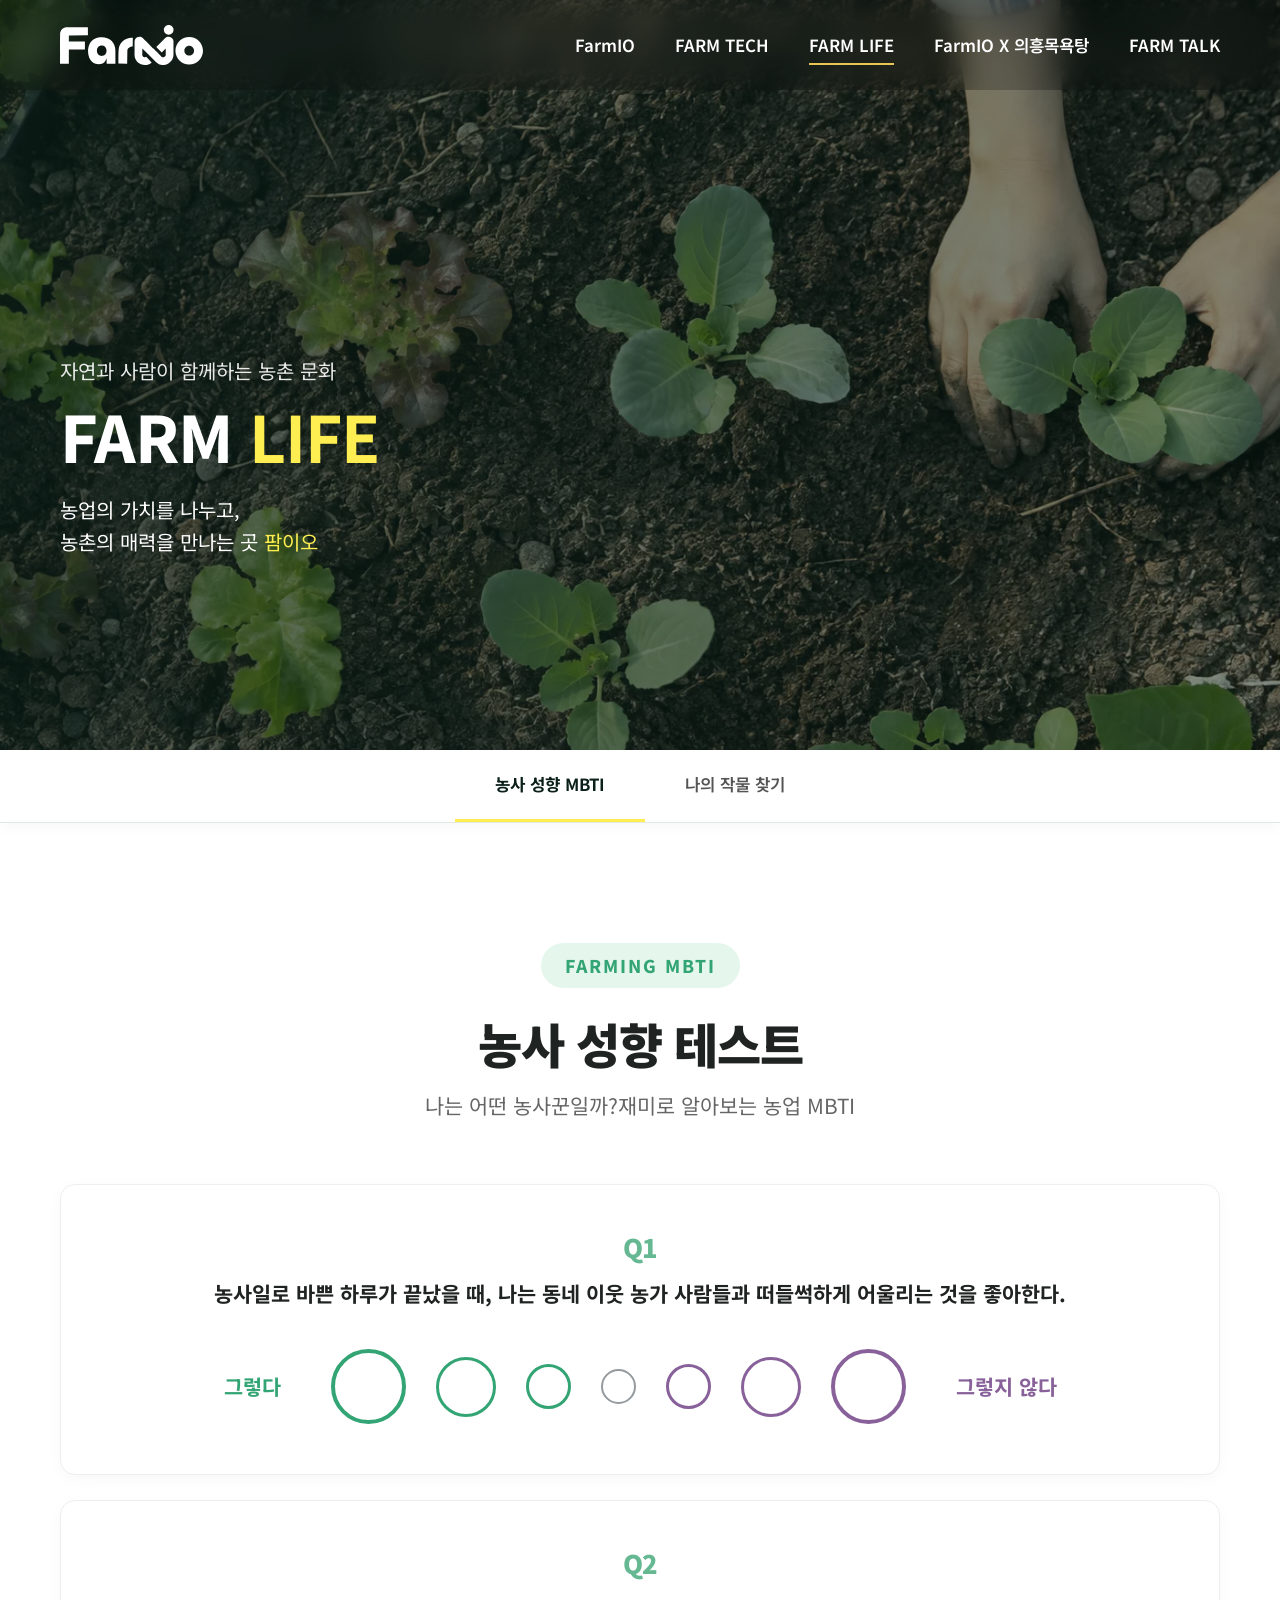
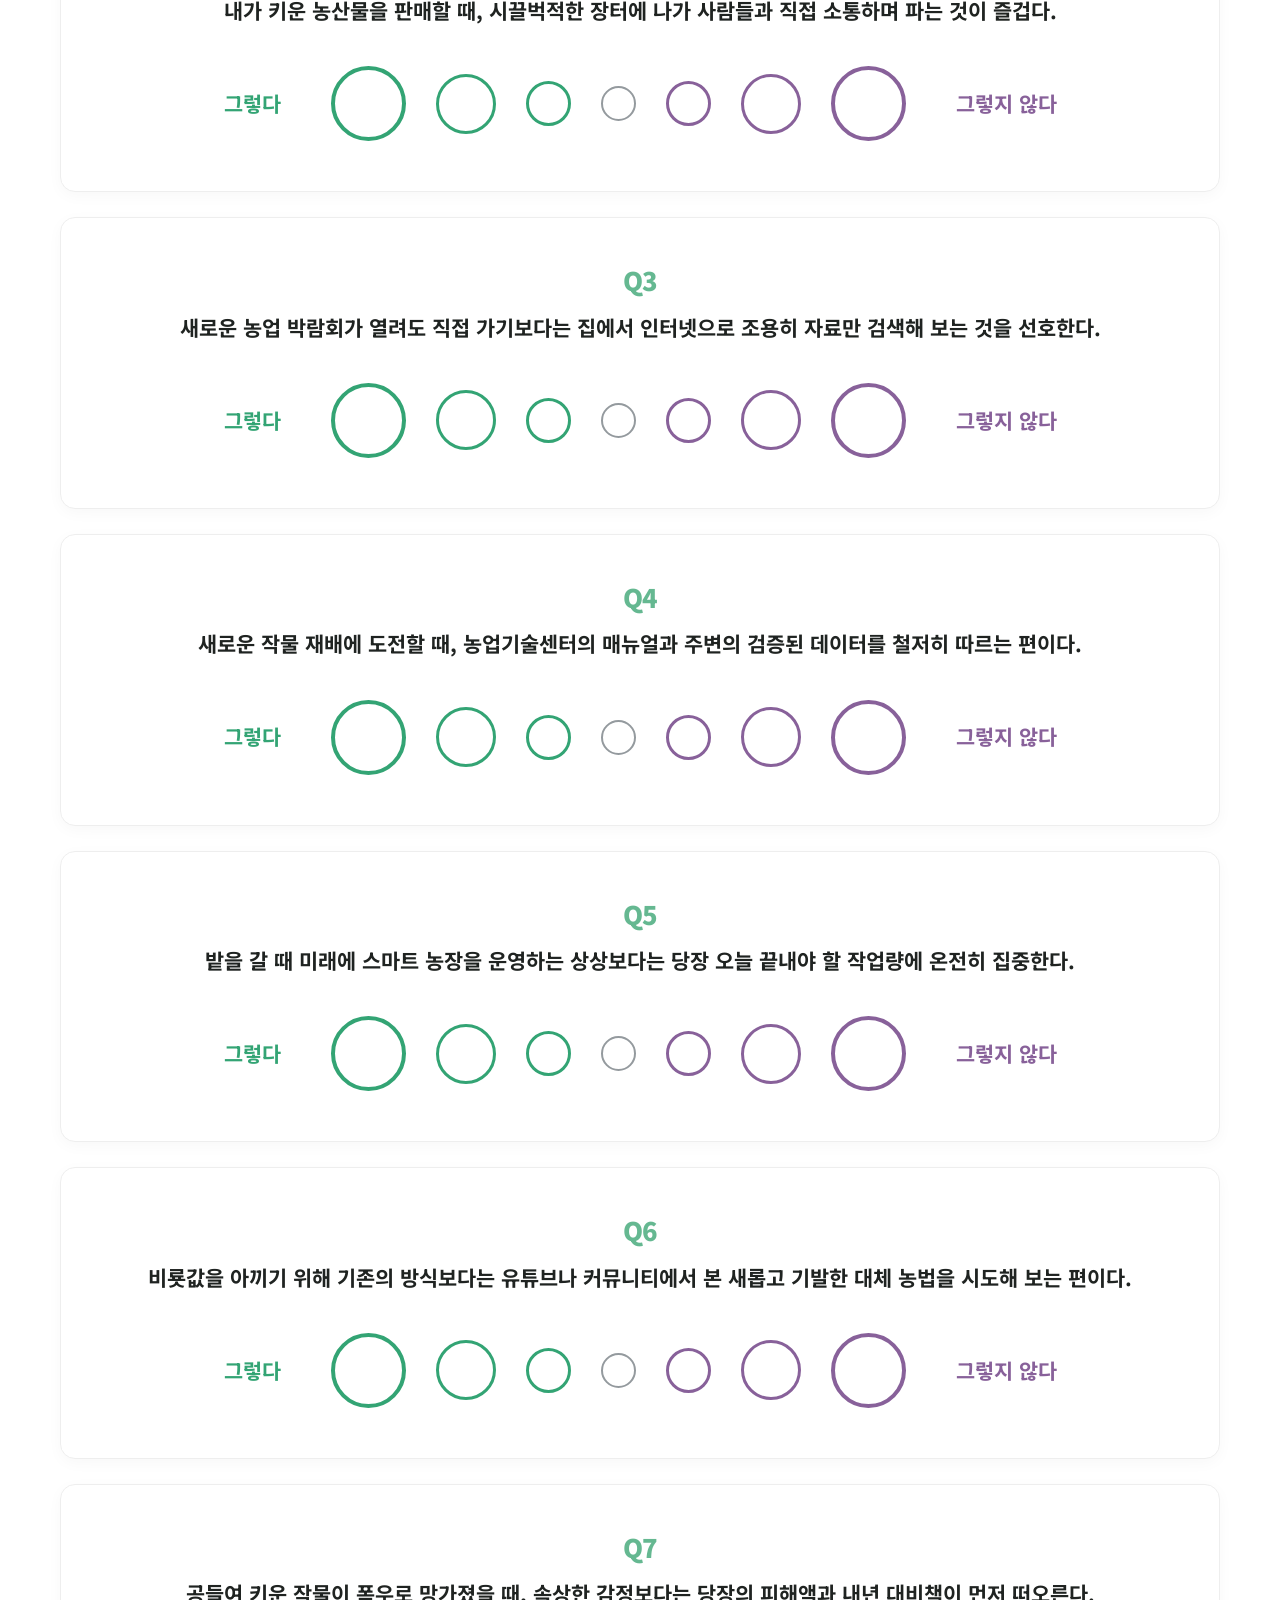
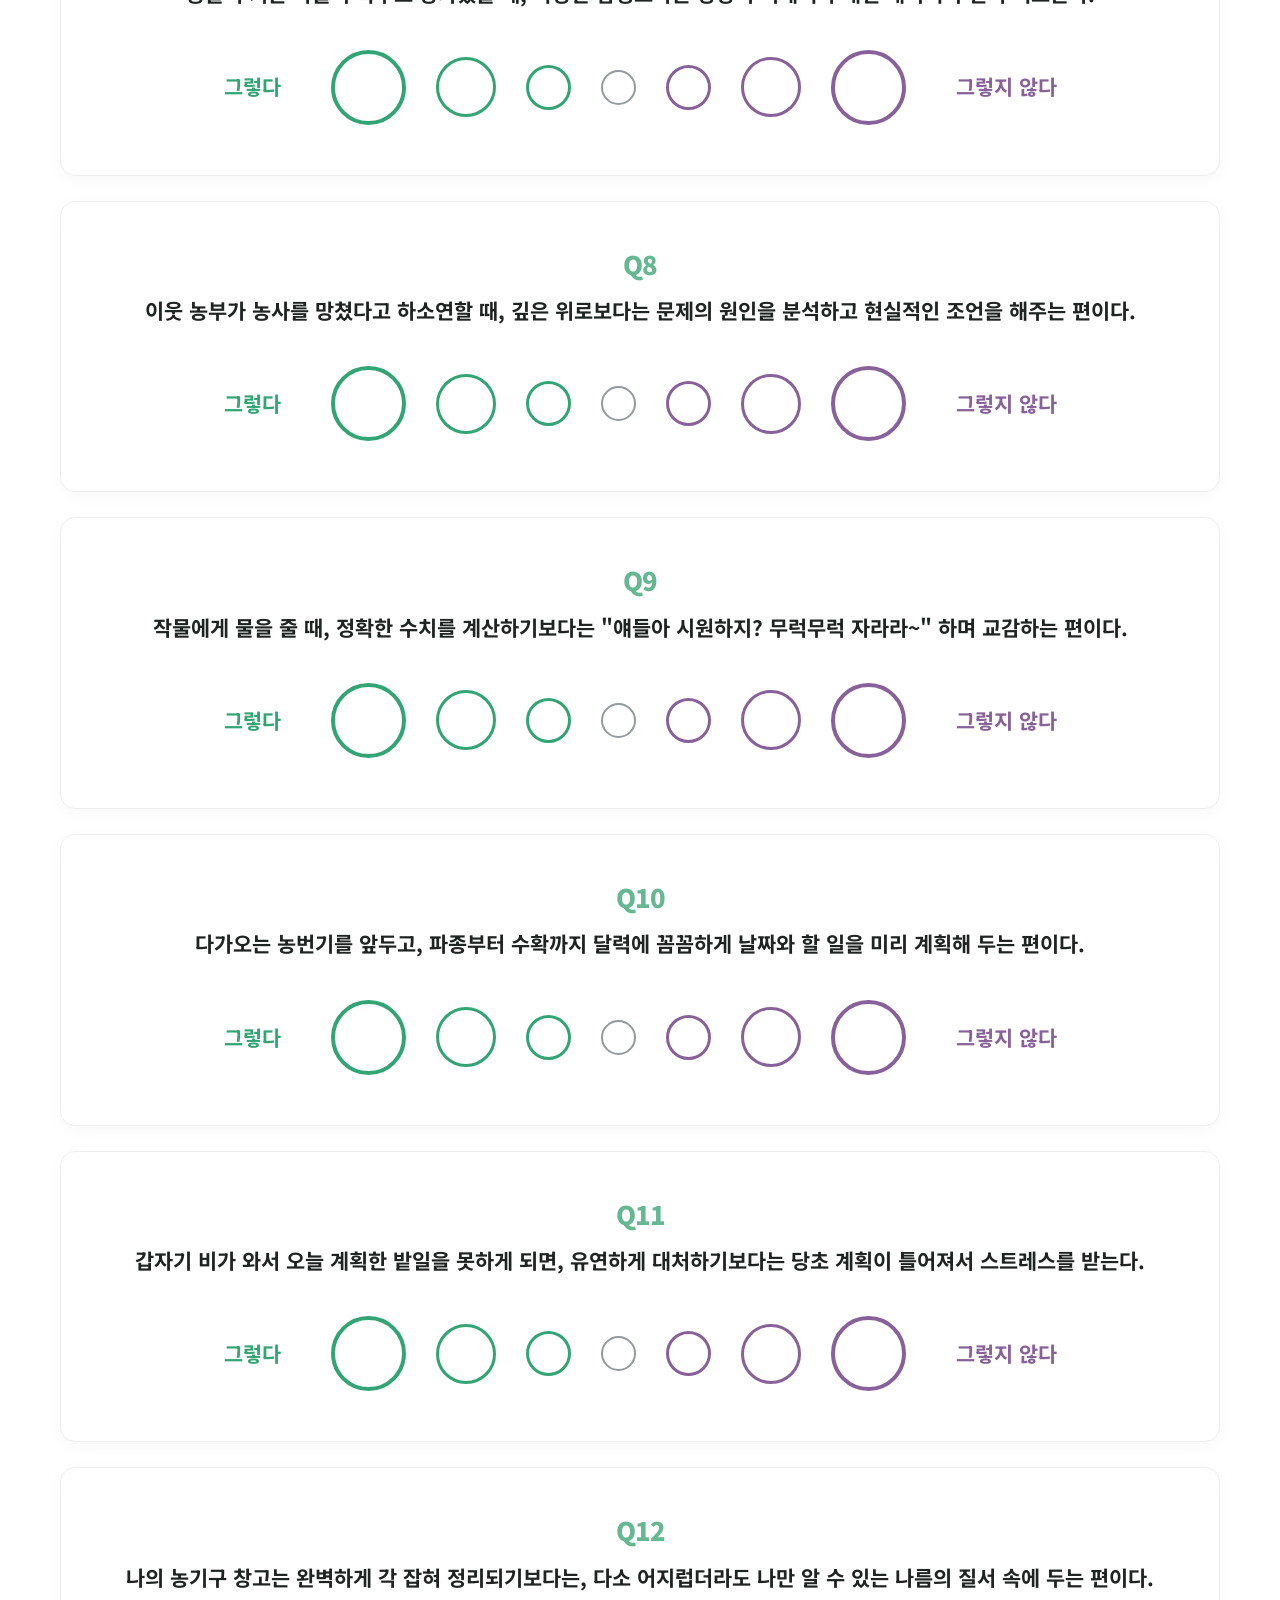
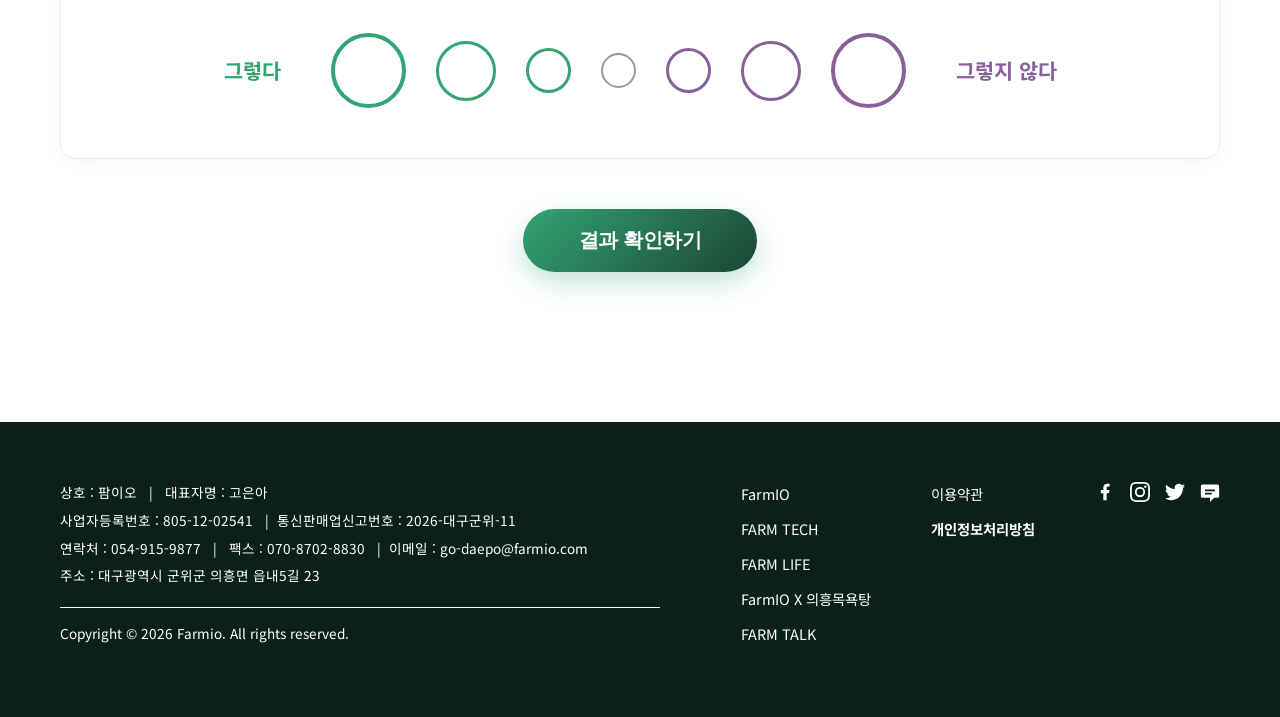
<file: farmlife.html>
<!DOCTYPE html>
<html lang="ko">

<head>
    <meta charset="UTF-8">
    <meta name="viewport" content="width=device-width, initial-scale=1.0">
    <title>FARM LIFE | 팜이오</title>
    <link rel="stylesheet" href="style.css?v=1.8">
    <link rel="stylesheet" href="farmtalk.css?v=1.3">
    <link rel="preconnect" href="https://fonts.googleapis.com">
    <link rel="preconnect" href="https://fonts.gstatic.com" crossorigin>
    <link href="https://fonts.googleapis.com/css2?family=Noto+Sans+KR:wght@400;600;700;800&display=swap"
        rel="stylesheet">
</head>

<body>
    <header class="header transparent-header">
        <div class="container header-content">
            <a href="index.html" class="logo"><img src="Image/logo.svg" alt="FarmIO 로고"></a>
            <nav class="nav">
                <a href="farmio.html">FarmIO</a>
                <a href="farmtech.html">FARM TECH</a>
                <a href="farmlife.html" class="active">FARM LIFE</a>
                <a href="bathhouse.html">FarmIO X 의흥목욕탕</a>
                <a href="farmtalk.html">FARM TALK</a>
            </nav>
            <button class="mobile-menu-btn" aria-label="메뉴 열기">
                <span></span>
                <span></span>
                <span></span>
            </button>
        </div>
    </header>

    <main>
        <div class="sub-hero sub-hero-farmlife" style="--bg-img: url('Image/farmlife/farmlife.webp');">
            <div class="container">
                <div class="hero-text">
                    <p class="hero-sub-title">자연과 사람이 함께하는 농촌 문화</p>
                    <h1 class="hero-main-title">FARM <strong>LIFE</strong></h1>
                    <p class="hero-desc">
                        농업의 가치를 나누고,<br>
                        농촌의 매력을 만나는 곳 <span class="highlight">팜이오</span>
                    </p>
                </div>
            </div>
        </div>

        <!-- 서브 카테고리 탭 네비게이션 -->
        <nav class="sub-category-bar">
            <div class="container sub-category-container">
                <a href="#mbti-test" class="sub-category-item active">농사 성향 MBTI</a>
                <a href="#crop-test" class="sub-category-item">나의 작물 찾기</a>
            </div>
        </nav>

        <!-- 1. 농사 성향 MBTI 탭 영역 -->
        <div id="mbti-test" class="tab-content-area tab-active">
            <section class="section farmtalk-form-section">
                <div class="container">
                    <div class="section-header text-center fade-up mbti-header-custom">
                        <div class="mbti-badge">FARMING MBTI</div>
                        <h2 class="section-main-title">농사 성향 테스트</h2>
                        <p class="section-subtitle">나는 어떤 농사꾼일까?<br class="mo-br">재미로 알아보는 농업 MBTI</p>
                    </div>

                    <div id="mbti-question-list" class="mbti-list">
                        <!-- 질문 리스트 동적 렌더링 -->
                    </div>

                    <div id="submit-container" class="text-center farmtalk-submit-container">
                        <button type="button" class="mbti-btn-submit" onclick="calculateMBTI()">결과 확인하기</button>
                    </div>

                    <div id="mbti-result-area" class="mbti-result-area mbti-result-hidden">
                        <!-- 결과 내용 동적 렌더링 -->
                    </div>
                </div>
            </section>
        </div>

        <!-- 2. 나의 작물 찾기 탭 영역 -->
        <div id="crop-test" class="tab-content-area" style="display: none;">
            <section class="section farmtalk-form-section">
                <div class="container">
                    <div class="section-header text-center fade-up mbti-header-custom">
                        <div class="mbti-badge" style="background-color: #2b5742; color: #ffffff;">MY CROP FINDER</div>
                        <h2 class="section-main-title">나의 작물 찾기 테스트</h2>
                        <p class="section-subtitle">나의 라이프스타일과 공간에 꼭 맞는<br class="mo-br">최적의 추천 작물은?</p>
                    </div>

                    <div id="crop-question-list" class="mbti-list">
                        <!-- 질문 리스트 동적 렌더링 -->
                    </div>

                    <div id="crop-submit-container" class="text-center farmtalk-submit-container">
                        <button type="button" class="mbti-btn-submit" onclick="calculateCrop()">추천 작물 확인하기</button>
                    </div>

                    <div id="crop-result-area" class="mbti-result-area mbti-result-hidden">
                        <!-- 결과 내용 동적 렌더링 -->
                    </div>
                </div>
            </section>
        </div>
    </main>

    <footer class="footer">
        <div class="container footer-container">
            <div class="footer-left">
                <div class="footer-info">
                    <p>상호 : 팜이오 <span class="divider">|</span> 대표자명 : 고은아</p>
                    <p>사업자등록번호 : 805-12-02541 <span class="divider pc-divider">|</span><span class="report-block">통신판매업신고번호 : 2026-대구군위-11</span></p>
                    <p>연락처 : 054-915-9877 <span class="divider">|</span> 팩스 : 070-8702-8830 <span
                            class="divider pc-divider">|</span><span class="footer-email">이메일 : go-daepo@farmio.com</span></p>
                    <p>주소 : 대구광역시 군위군 의흥면 읍내5길 23</p>
                </div>
                <div class="footer-copyright">
                    Copyright &copy; 2026 Farmio. All rights reserved.
                </div>
            </div>

            <div class="footer-right">
                <div class="footer-nav">
                    <ul>
                        <li><a href="farmio.html">FarmIO</a></li>
                        <li><a href="farmtech.html">FARM TECH</a></li>
                        <li><a href="farmlife.html">FARM LIFE</a></li>
                        <li class="footer-nav-break"></li>
                        <li><a href="bathhouse.html">FarmIO X 의흥목욕탕</a></li>
                        <li><a href="farmtalk.html">FARM TALK</a></li>
                    </ul>
                </div>
                <div class="footer-legal-social-wrap">
                    <div class="footer-legal">
                        <ul>
                            <li><a href="#">이용약관</a></li>
                            <li><a href="#"><strong>개인정보처리방침</strong></a></li>
                        </ul>
                    </div>
                    <div class="footer-social">
                        <a href="#" aria-label="Facebook"><svg viewBox="0 0 24 24" fill="currentColor">
                                <path
                                    d="M14 13.5h2.5l1-4H14v-2c0-1.03 0-2 2-2h1.5V2.14c-.326-.043-1.557-.14-2.857-.14C11.928 2 10 3.657 10 6.7v2.8H7v4h3V22h4v-8.5z" />
                            </svg></a>
                        <a href="#" aria-label="Instagram"><svg viewBox="0 0 24 24" fill="currentColor">
                                <path
                                    d="M12 2.163c3.204 0 3.584.012 4.85.07 3.252.148 4.771 1.691 4.919 4.919.058 1.265.069 1.645.069 4.849 0 3.205-.012 3.584-.069 4.849-.149 3.225-1.664 4.771-4.919 4.919-1.266.058-1.644.07-4.85.07-3.204 0-3.584-.012-4.849-.07-3.26-.149-4.771-1.699-4.919-4.92-.058-1.265-.07-1.644-.07-4.849 0-3.204.013-3.583.07-4.849.149-3.227 1.664-4.771 4.919-4.919 1.266-.057 1.645-.069 4.849-.069zM12 0C8.741 0 8.333.014 7.053.072 2.695.272.273 2.69.073 7.052.014 8.333 0 8.741 0 12c0 3.259.014 3.668.072 4.948.2 4.358 2.618 6.78 6.98 6.98C8.333 23.986 8.741 24 12 24c3.259 0 3.668-.014 4.948-.072 4.354-.2 6.782-2.618 6.979-6.98.059-1.28.073-1.689.073-4.948 0-3.259-.014-3.667-.072-4.947-.196-4.354-2.617-6.78-6.979-6.98C15.668.014 15.259 0 12 0zm0 5.838a6.162 6.162 0 100 12.324 6.162 6.162 0 000-12.324zM12 16a4 4 0 110-8 4 4 0 010 8zm6.406-11.845a1.44 1.44 0 100 2.881 1.44 1.44 0 000-2.881z" />
                            </svg></a>
                        <a href="#" aria-label="Twitter"><svg viewBox="0 0 24 24" fill="currentColor">
                                <path
                                    d="M24 4.557a9.83 9.83 0 01-2.828.775 4.932 4.932 0 002.165-2.724 9.864 9.864 0 01-3.127 1.195 4.916 4.916 0 00-8.384 4.482C7.69 8.095 4.067 6.13 1.64 3.162a4.822 4.822 0 00-.666 2.475c0 1.71.87 3.213 2.188 4.096a4.904 4.904 0 01-2.228-.616v.06a4.923 4.923 0 003.946 4.827 4.996 4.996 0 01-2.212.085 4.936 4.936 0 004.604 3.417 9.867 9.867 0 01-6.102 2.105c-.39 0-.779-.023-1.17-.067a13.995 13.995 0 007.557 2.209c9.053 0 13.998-7.496 13.998-13.985 0-.21 0-.42-.015-.63A9.935 9.935 0 0024 4.557z" />
                            </svg></a>
                        <a href="#" aria-label="Blog"><svg viewBox="0 0 24 24" fill="currentColor">
                                <path
                                    d="M3 3h18a2 2 0 012 2v12a2 2 0 01-2 2h-4l-5 5v-5H3a2 2 0 01-2-2V5a2 2 0 012-2zm3 6v2h12V9H6zm0 4v2h8v-2H6z" />
                            </svg></a>
                    </div>
                </div>
            </div>
        </div>
    </footer>
    <button id="scrollToTopBtn" class="scroll-to-top" aria-label="최상단으로 이동">&uarr;</button>
    <script src="script.js"></script>
    <script src="farmlife.js?v=1.2"></script>
</body>

</html>
</file>
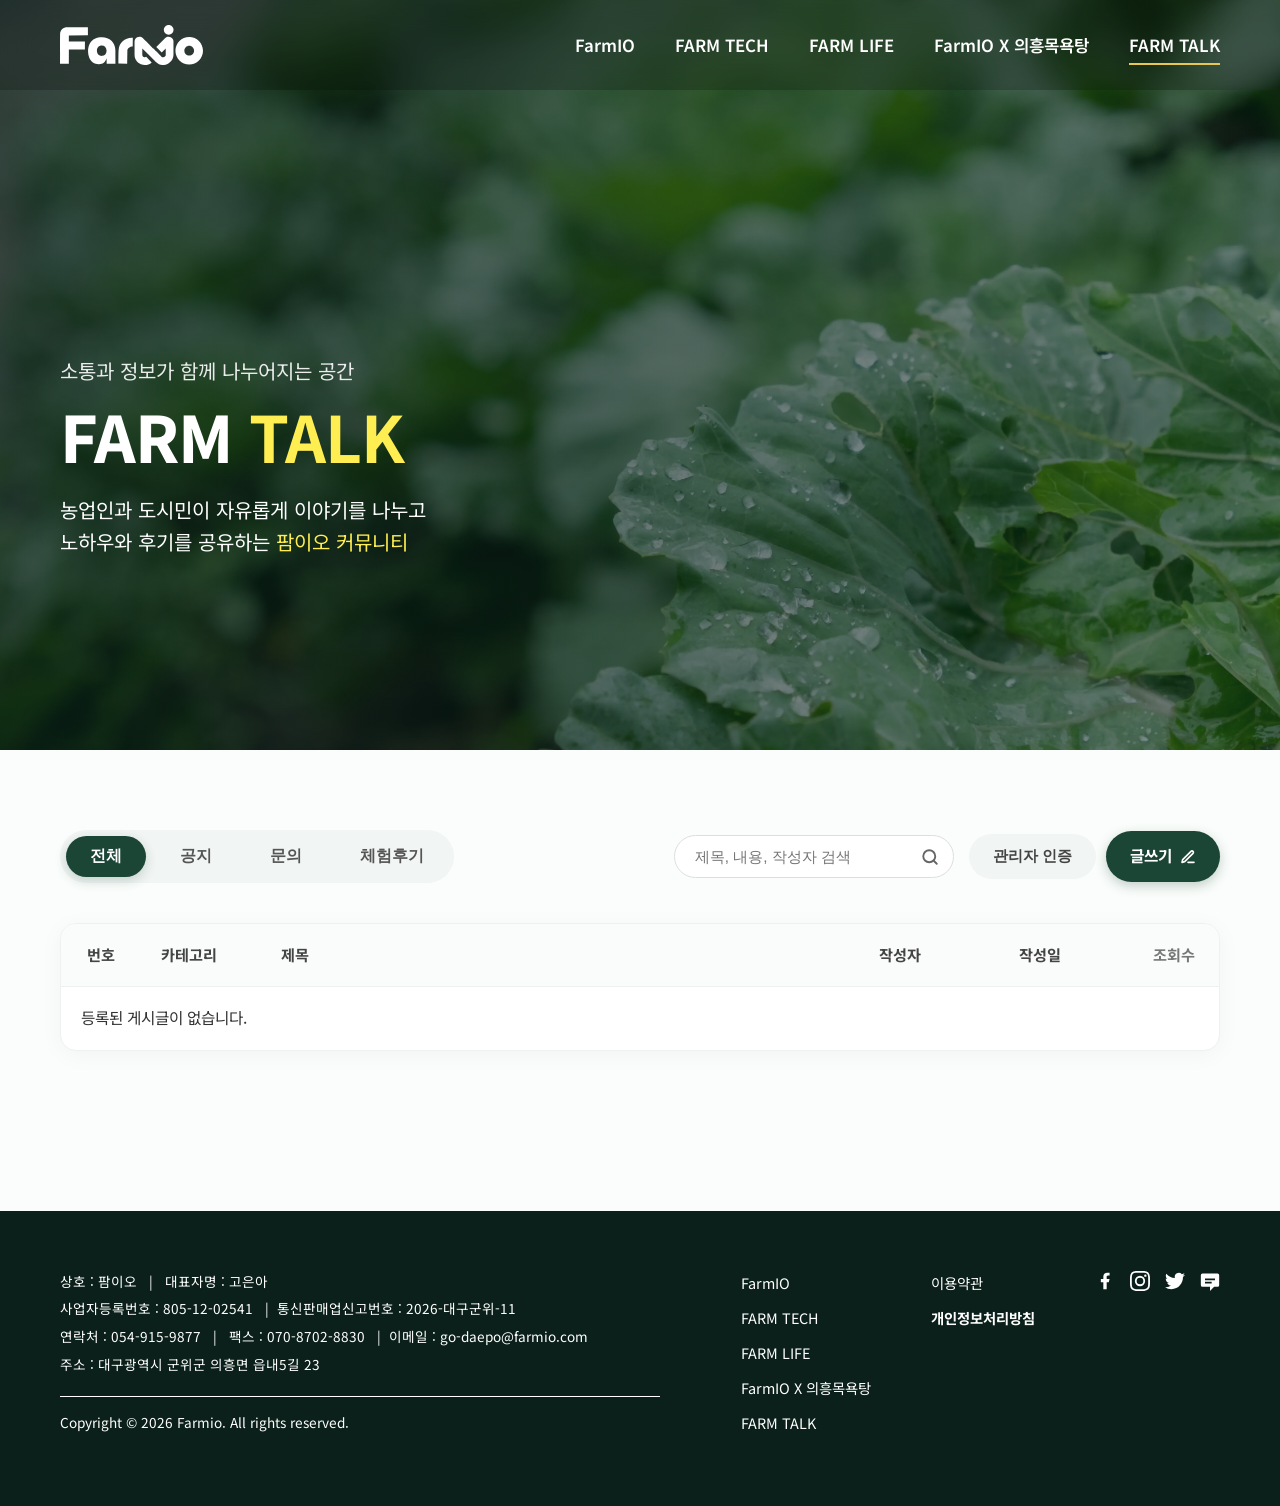
<file: farmtalk.html>
<!DOCTYPE html>
<html lang="ko">

<head>
    <meta charset="UTF-8">
    <meta name="viewport" content="width=device-width, initial-scale=1.0">
    <link rel="stylesheet" href="style.css?v=2.6">
    <link rel="stylesheet" href="farmtalk.css?v=2.0">
    <link rel="preconnect" href="https://fonts.googleapis.com">
    <link rel="preconnect" href="https://fonts.gstatic.com" crossorigin>
    <link href="https://fonts.googleapis.com/css2?family=Noto+Sans+KR:wght@400;600;700;800&display=swap"
        rel="stylesheet">
</head>

<body>
    <header class="header transparent-header">
        <div class="container header-content">
            <a href="index.html" class="logo"><img src="Image/logo.svg" alt="FarmIO 로고"></a>
            <nav class="nav">
                <a href="farmio.html">FarmIO</a>
                <a href="farmtech.html">FARM TECH</a>
                <a href="farmlife.html">FARM LIFE</a>
                <a href="bathhouse.html">FarmIO X 의흥목욕탕</a>
                <a href="farmtalk.html" class="active">FARM TALK</a>
            </nav>
            <button class="mobile-menu-btn" aria-label="메뉴 열기">
                <span></span>
                <span></span>
                <span></span>
            </button>
        </div>
    </header>

    <main>
        <!-- Hero Section -->
        <div class="sub-hero sub-hero-farmtalk" style="--bg-img: url('Image/farmtalk/farmtalk.webp');">
            <div class="container">
                <div class="hero-text">
                    <p class="hero-sub-title">소통과 정보가 함께 나누어지는 공간</p>
                    <h1 class="hero-main-title">FARM <strong>TALK</strong></h1>
                    <p class="hero-desc">
                        농업인과 도시민이 자유롭게 이야기를 나누고<br>
                        노하우와 후기를 공유하는 <span class="highlight">팜이오 커뮤니티</span>
                    </p>
                </div>
            </div>
        </div>

        <!-- Board Section -->
        <section class="section board-section">
            <div class="container">
                <!-- Board Top Bar: Category Tabs & Search/Write -->
                <div class="board-header-bar">
                    <div class="board-category-tabs">
                        <button type="button" class="board-cat-btn active">전체</button>
                        <button type="button" class="board-cat-btn">공지</button>
                        <button type="button" class="board-cat-btn">문의</button>
                        <button type="button" class="board-cat-btn">체험후기</button>
                    </div>

                    <div class="board-tools">
                        <div class="board-search-box">
                            <input type="text" class="board-search-input" placeholder="제목, 내용, 작성자 검색">
                            <button type="button" class="board-search-btn" aria-label="검색">
                                <svg viewBox="0 0 24 24" fill="none" stroke="currentColor" stroke-width="2.5"
                                    stroke-linecap="round" stroke-linejoin="round">
                                    <circle cx="11" cy="11" r="8"></circle>
                                    <line x1="21" y1="21" x2="16.65" y2="16.65"></line>
                                </svg>
                            </button>
                        </div>
                        <div class="board-action-btns">
                            <button type="button" id="btnAdminLogin" class="btn-secondary board-admin-btn">관리자 인증</button>
                            <a href="#" class="board-write-btn">
                                글쓰기
                                <svg viewBox="0 0 24 24" fill="none" stroke="currentColor" stroke-width="2.5"
                                    stroke-linecap="round" stroke-linejoin="round">
                                    <path d="M12 20h9"></path>
                                    <path d="M16.5 3.5a2.121 2.121 0 0 1 3 3L7 19l-4 1 1-4L16.5 3.5z"></path>
                                </svg>
                            </a>
                        </div>
                    </div>
                </div>

                <!-- Board Table -->
                <div class="board-table-wrapper">
                    <table class="board-table">
                        <thead>
                            <tr>
                                <th class="col-num">번호</th>
                                <th class="col-cat">카테고리</th>
                                <th class="col-title">제목</th>
                                <th class="col-author">작성자</th>
                                <th class="col-date">작성일</th>
                                <th class="col-views">조회수</th>
                            </tr>
                        </thead>
                        <tbody>
                            <tr>
                                <td colspan="6">
                                    등록된 게시글이 없습니다. 첫 번째 글을 작성해보세요!
                                </td>
                            </tr>
                        </tbody>
                    </table>
                </div>

                <!-- Pagination -->
                <div class="board-pagination pagination">
                    <a href="#" class="page-link" aria-label="이전 페이지">&lt;</a>
                    <a href="#" class="page-link active">1</a>
                    <a href="#" class="page-link" aria-label="다음 페이지">&gt;</a>
                </div>
            </div>
        </section>


    <!-- 비밀번호 입력 모달 -->
    <div id="passwordModal" class="modal-overlay">
        <div class="modal-container">
            <div class="modal-header">
                <h3 class="modal-title">🔒 비밀번호 확인</h3>
                <button type="button" class="modal-close-btn" id="closePasswordModal">&times;</button>
            </div>
            <div class="modal-body">
                <p id="passwordModalMessage">비밀번호를 입력해주세요.</p>
                <input type="password" id="passwordModalInput" placeholder="비밀번호 입력">
                <p id="passwordModalError">비밀번호가 일치하지 않습니다.</p>
            </div>
            <div class="modal-footer">
                <button type="button" class="btn-secondary" id="cancelPasswordModal">취소</button>
                <button type="button" class="btn-primary" id="confirmPasswordModal">확인</button>
            </div>
        </div>
    </div>

    <!-- 1. 글쓰기 모달 -->
    <div id="writeModal" class="modal-overlay">
        <div class="modal-container">
            <div class="modal-header">
                <h3 class="modal-title">새 글 작성</h3>
                <button type="button" class="modal-close-btn" id="closeWriteModal">&times;</button>
            </div>
            <form id="writeForm">
                <div class="modal-body">
                    <div class="form-group-row">
                        <div class="form-group">
                            <label for="postCategory">카테고리</label>
                            <input type="hidden" id="postCategory" value="문의">
                            <div class="custom-select-wrapper" id="customCategorySelect">
                                <div class="custom-select-trigger">
                                    <span class="custom-select-text">문의</span>
                                    <svg viewBox="0 0 24 24" class="custom-select-arrow">
                                        <polyline points="6 9 12 15 18 9"></polyline>
                                    </svg>
                                </div>
                                <div class="custom-select-options">
                                    <div class="custom-option" data-value="공지">공지</div>
                                    <div class="custom-option selected" data-value="문의">문의</div>
                                    <div class="custom-option" data-value="체험후기">체험후기</div>
                                </div>
                            </div>
                        </div>
                        <div class="form-group" id="authorInputGroup">
                            <label for="postAuthor">작성자 성명</label>
                            <input type="text" id="postAuthor" placeholder="예: 김성민 (김** 익명 표시)" required>
                        </div>
                    </div>
                    <div class="form-group-row">
                        <div class="form-group" id="passwordInputGroup">
                            <label for="postPassword">비밀번호 (수정/삭제용)</label>
                            <input type="password" id="postPassword" placeholder="4자리 이상 입력" required>
                        </div>
                        <div class="form-group">
                            <label>&nbsp;</label>
                            <div class="secret-box-wrapper">
                                <div class="secret-checkbox-group">
                                    <input type="checkbox" id="postIsSecret">
                                    <label for="postIsSecret">비밀글 설정</label>
                                </div>
                                <span class="secret-desc">※ 비밀글 설정 시 작성자와 관리자만 볼 수 있습니다.</span>
                            </div>
                        </div>
                    </div>
                    <div class="form-group">
                        <label for="postTitle">제목</label>
                        <input type="text" id="postTitle" placeholder="제목을 입력하세요" required>
                    </div>
                    <div class="form-group">
                        <label for="postContent">내용</label>
                        <textarea id="postContent" rows="5" placeholder="내용을 입력해 주세요." required></textarea>
                    </div>
                </div>
                <div class="modal-footer">
                    <button type="button" class="btn-secondary" id="cancelWriteModal">취소</button>
                    <button type="submit" class="btn-primary">작성완료</button>
                </div>
            </form>
        </div>
    </div>

    <!-- 2. 글 상세보기 모달 -->
    <div id="detailModal" class="modal-overlay">
        <div class="modal-container">
            <div class="modal-header">
                <h3 class="modal-title" id="detailTitle">게시글 제목</h3>
                <button type="button" class="modal-close-btn" id="closeDetailModal">&times;</button>
            </div>
            <div class="modal-body">
                <div class="detail-meta">
                    <span>카테고리: <strong id="detailCategory">문의</strong></span>
                    <span>작성자: <strong id="detailAuthor">김**</strong></span>
                    <span>작성일: <span id="detailDate">2026.09.18</span></span>
                    <span>조회수: <span id="detailViews">1</span></span>
                </div>
                <div class="detail-content" id="detailContent">게시글 본문 내용입니다.</div>

                <!-- 댓글 섹션 -->
                <div class="comments-section">
                    <h4>💬 댓글 <span id="commentCount">(0)</span></h4>

                    <div id="commentsList" class="comments-list">
                        <!-- 댓글 리스트 동적 렌더링 -->
                    </div>

                    <form id="commentForm">
                        <div id="commentAuthGroup">
                            <input type="text" id="commentAuthor" placeholder="작성자 이름" required>
                        </div>
                        <div class="comment-input-row">
                            <input type="text" id="commentText" placeholder="댓글을 남겨보세요..." required>
                            <button type="submit" class="btn-primary">등록</button>
                        </div>
                    </form>
                </div>
            </div>
            <div class="modal-footer">
                <div>
                    <button type="button" class="btn-secondary" id="btnEditPost">수정</button>
                    <button type="button" class="btn-secondary" id="btnDeletePost">삭제</button>
                </div>
                <button type="button" class="btn-primary" id="confirmDetailModal">닫기</button>
            </div>
        </div>
    </div>
    </div>
    </main>


    <footer class="footer">
        <div class="container footer-container">
            <div class="footer-left">
                <div class="footer-info">
                    <p>상호 : 팜이오 <span class="divider">|</span> 대표자명 : 고은아</p>
                    <p>사업자등록번호 : 805-12-02541 <span class="divider pc-divider">|</span><span class="report-block">통신판매업신고번호 : 2026-대구군위-11</span></p>
                    <p>연락처 : 054-915-9877 <span class="divider">|</span> 팩스 : 070-8702-8830 <span
                            class="divider pc-divider">|</span><span class="footer-email">이메일 : go-daepo@farmio.com</span></p>
                    <p>주소 : 대구광역시 군위군 의흥면 읍내5길 23</p>
                </div>
                <div class="footer-copyright">
                    Copyright &copy; 2026 Farmio. All rights reserved.
                </div>
            </div>

            <div class="footer-right">
                <div class="footer-nav">
                    <ul>
                        <li><a href="farmio.html">FarmIO</a></li>
                        <li><a href="farmtech.html">FARM TECH</a></li>
                        <li><a href="farmlife.html">FARM LIFE</a></li>
                        <li class="footer-nav-break"></li>
                        <li><a href="bathhouse.html">FarmIO X 의흥목욕탕</a></li>
                        <li><a href="farmtalk.html">FARM TALK</a></li>
                    </ul>
                </div>
                <div class="footer-legal-social-wrap">
                    <div class="footer-legal">
                        <ul>
                            <li><a href="#">이용약관</a></li>
                            <li><a href="#"><strong>개인정보처리방침</strong></a></li>
                        </ul>
                    </div>
                    <div class="footer-social">
                        <a href="#" aria-label="Facebook"><svg viewBox="0 0 24 24" fill="currentColor">
                                <path
                                    d="M14 13.5h2.5l1-4H14v-2c0-1.03 0-2 2-2h1.5V2.14c-.326-.043-1.557-.14-2.857-.14C11.928 2 10 3.657 10 6.7v2.8H7v4h3V22h4v-8.5z" />
                            </svg></a>
                        <a href="#" aria-label="Instagram"><svg viewBox="0 0 24 24" fill="currentColor">
                                <path
                                    d="M12 2.163c3.204 0 3.584.012 4.85.07 3.252.148 4.771 1.691 4.919 4.919.058 1.265.069 1.645.069 4.849 0 3.205-.012 3.584-.069 4.849-.149 3.225-1.664 4.771-4.919 4.919-1.266.058-1.644.07-4.85.07-3.204 0-3.584-.012-4.849-.07-3.26-.149-4.771-1.699-4.919-4.92-.058-1.265-.07-1.644-.07-4.849 0-3.204.013-3.583.07-4.849.149-3.227 1.664-4.771 4.919-4.919 1.266-.057 1.645-.069 4.849-.069zM12 0C8.741 0 8.333.014 7.053.072 2.695.272.273 2.69.073 7.052.014 8.333 0 8.741 0 12c0 3.259.014 3.668.072 4.948.2 4.358 2.618 6.78 6.98 6.98C8.333 23.986 8.741 24 12 24c3.259 0 3.668-.014 4.948-.072 4.354-.2 6.782-2.618 6.979-6.98.059-1.28.073-1.689.073-4.948 0-3.259-.014-3.667-.072-4.947-.196-4.354-2.617-6.78-6.979-6.98C15.668.014 15.259 0 12 0zm0 5.838a6.162 6.162 0 100 12.324 6.162 6.162 0 000-12.324zM12 16a4 4 0 110-8 4 4 0 010 8zm6.406-11.845a1.44 1.44 0 100 2.881 1.44 1.44 0 000-2.881z" />
                            </svg></a>
                        <a href="#" aria-label="Twitter"><svg viewBox="0 0 24 24" fill="currentColor">
                                <path
                                    d="M24 4.557a9.83 9.83 0 01-2.828.775 4.932 4.932 0 002.165-2.724 9.864 9.864 0 01-3.127 1.195 4.916 4.916 0 00-8.384 4.482C7.69 8.095 4.067 6.13 1.64 3.162a4.822 4.822 0 00-.666 2.475c0 1.71.87 3.213 2.188 4.096a4.904 4.904 0 01-2.228-.616v.06a4.923 4.923 0 003.946 4.827 4.996 4.996 0 01-2.212.085 4.936 4.936 0 004.604 3.417 9.867 9.867 0 01-6.102 2.105c-.39 0-.779-.023-1.17-.067a13.995 13.995 0 007.557 2.209c9.053 0 13.998-7.496 13.998-13.985 0-.21 0-.42-.015-.63A9.935 9.935 0 0024 4.557z" />
                            </svg></a>
                        <a href="#" aria-label="Blog"><svg viewBox="0 0 24 24" fill="currentColor">
                                <path
                                    d="M3 3h18a2 2 0 012 2v12a2 2 0 01-2 2h-4l-5 5v-5H3a2 2 0 01-2-2V5a2 2 0 012-2zm3 6v2h12V9H6zm0 4v2h8v-2H6z" />
                            </svg></a>
                    </div>
                </div>
            </div>
        </div>
    </footer>
    <button id="scrollToTopBtn" class="scroll-to-top" aria-label="최상단으로 이동">&uarr;</button>
    <script src="script.js"></script>
    <script src="farmtalk.js?v=2.2"></script>
</body>

</html>
</file>
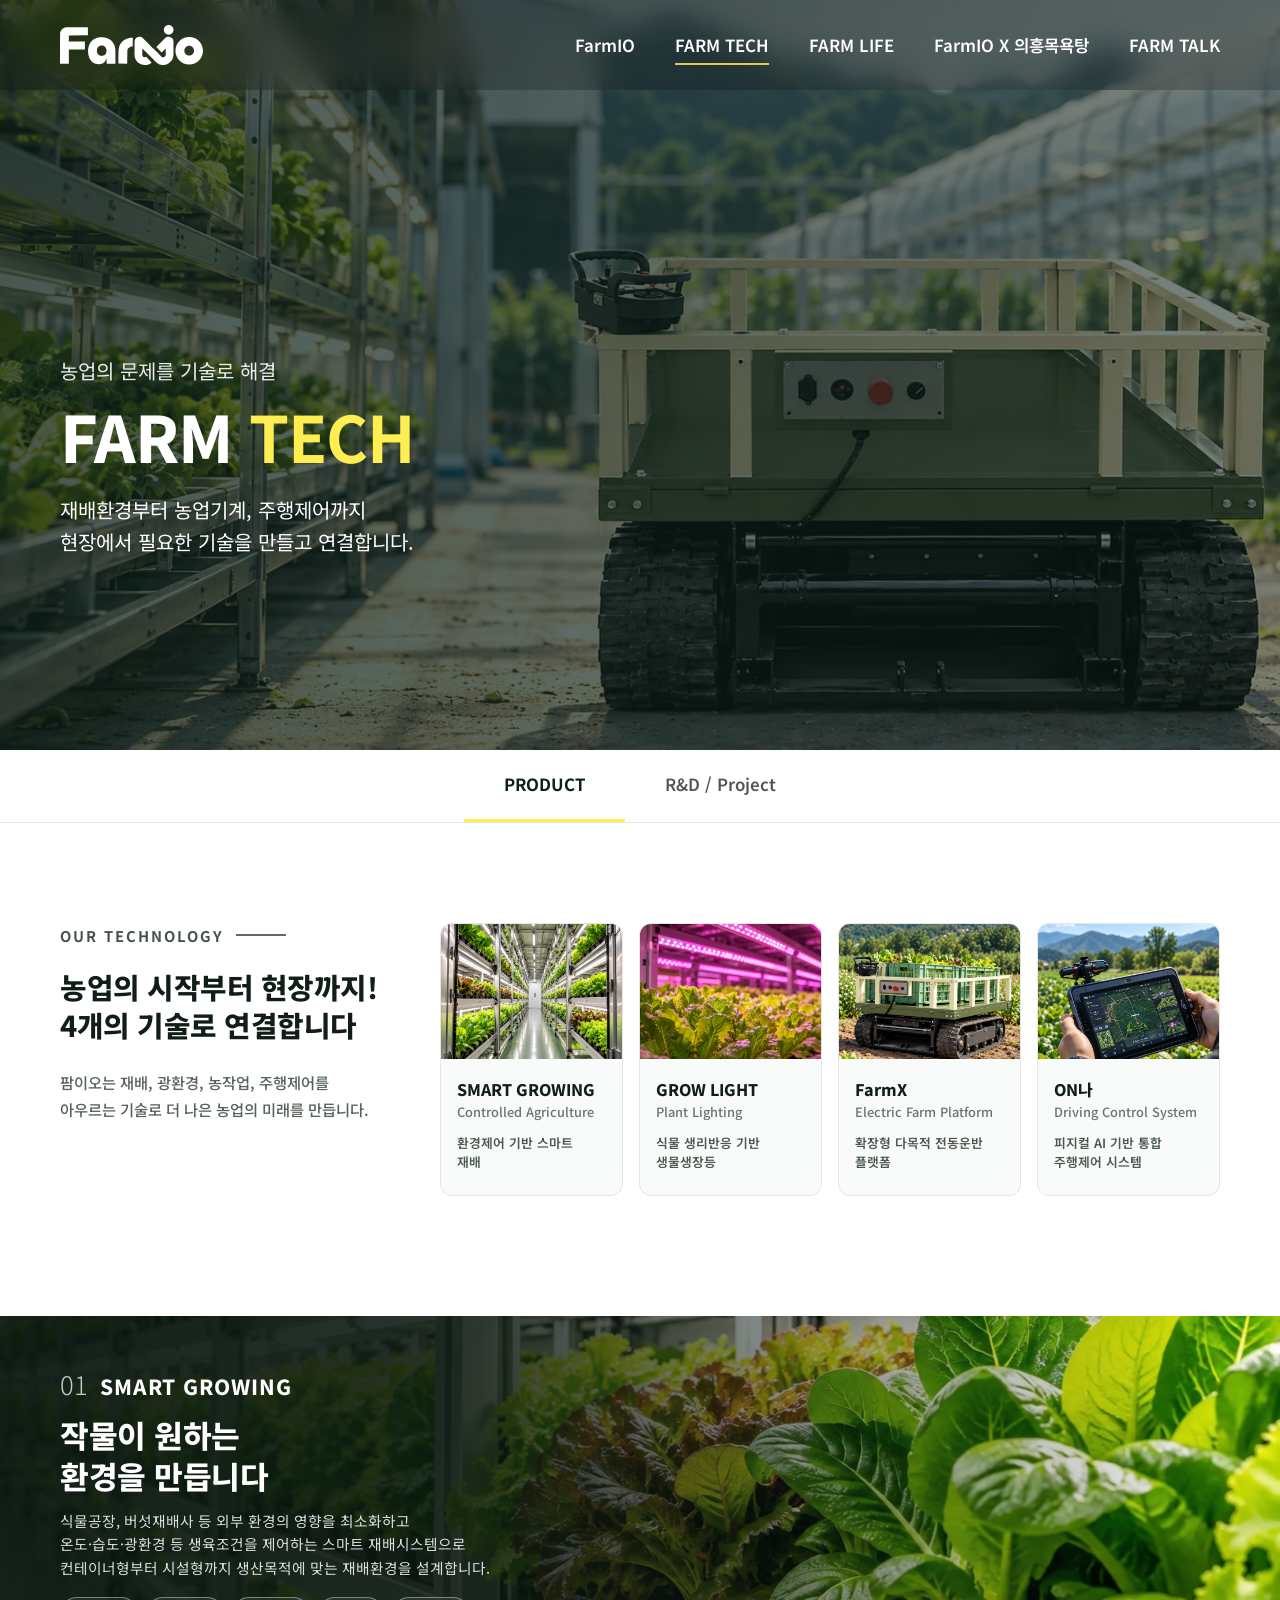
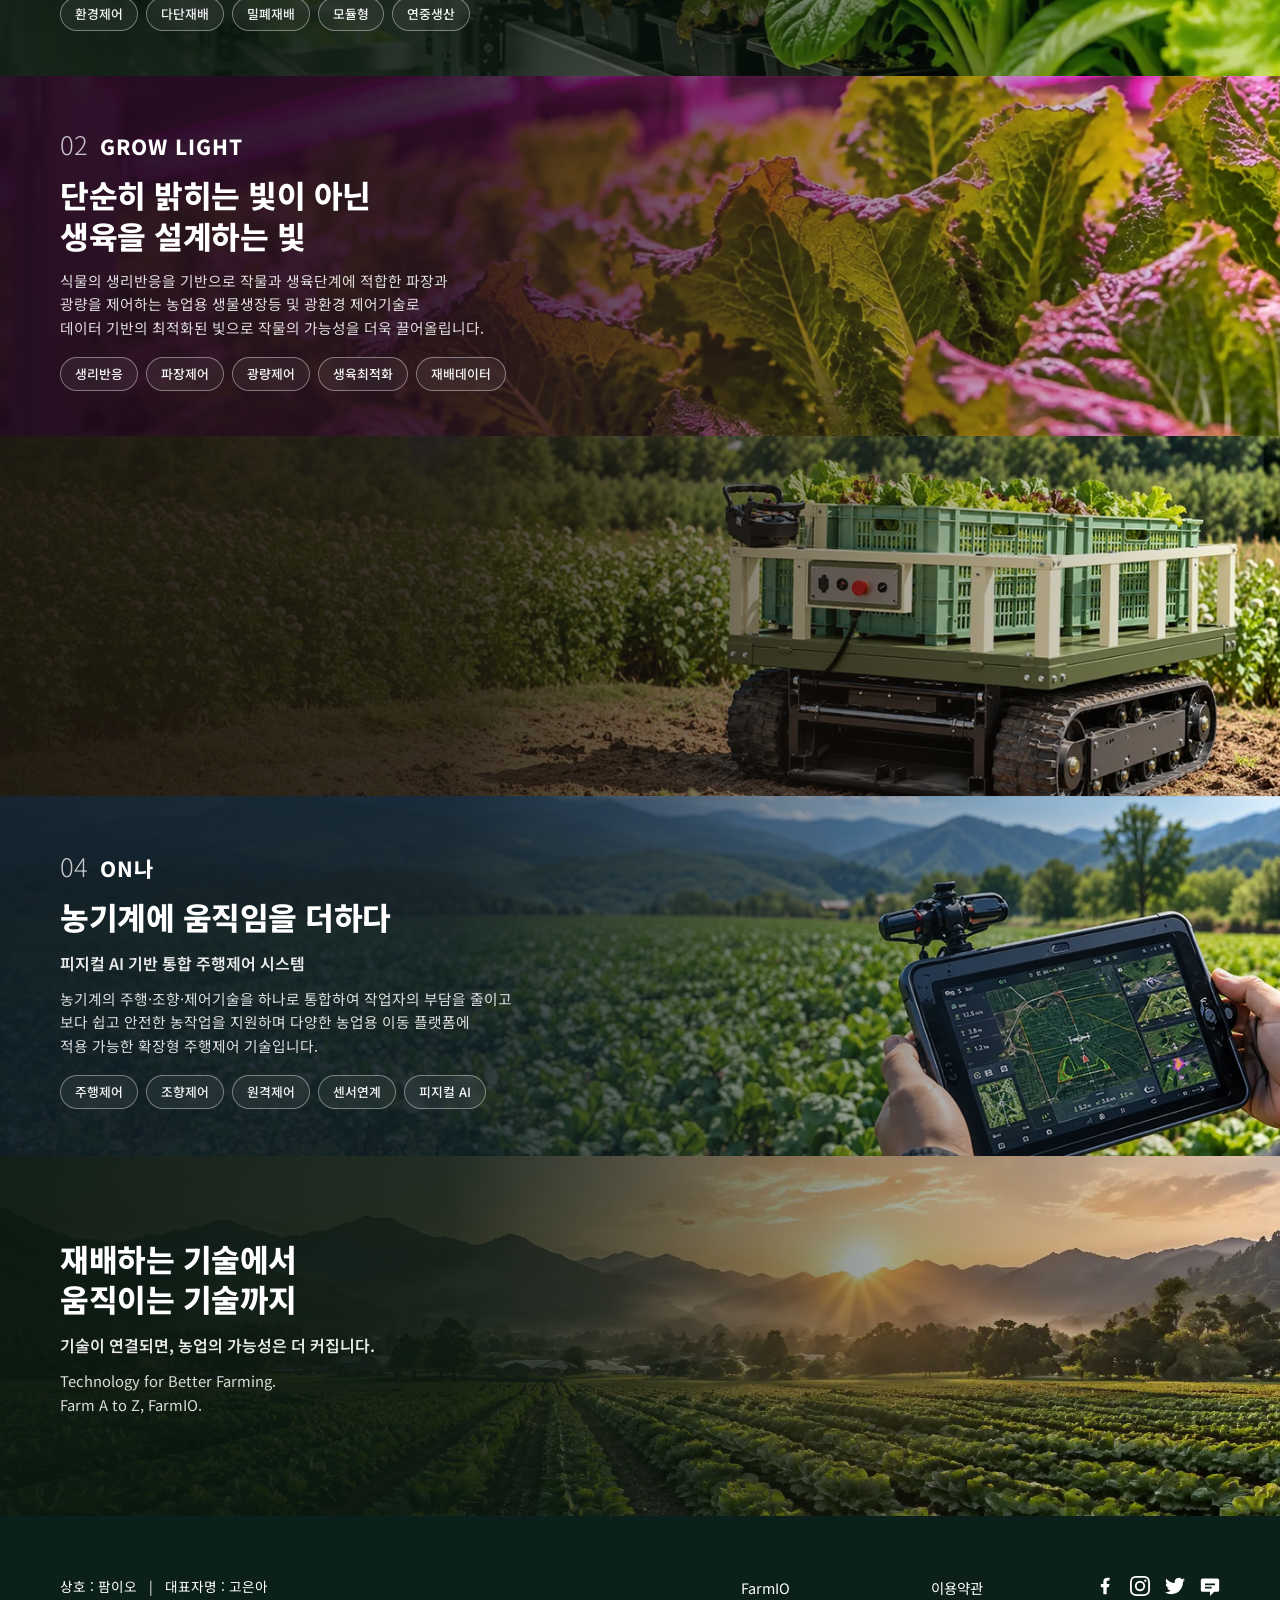
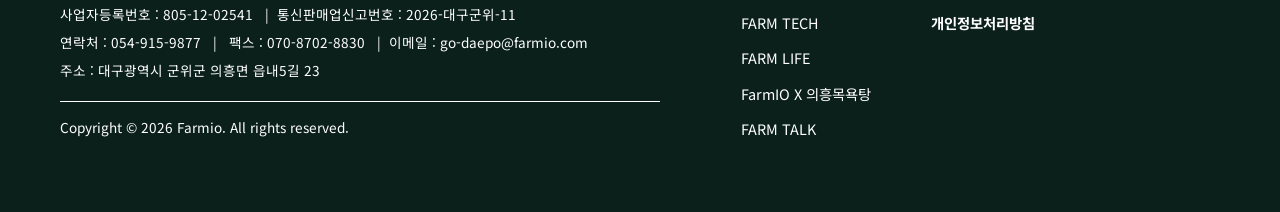
<file: farmtech.html>
<!DOCTYPE html>
<html lang="ko">

<head>
    <meta charset="UTF-8">
    <meta name="viewport" content="width=device-width, initial-scale=1.0">
    <link rel="stylesheet" href="style.css?v=2.6">
    <link rel="preconnect" href="https://fonts.googleapis.com">
    <link rel="preconnect" href="https://fonts.gstatic.com" crossorigin>
    <link
        href="https://fonts.googleapis.com/css2?family=Dancing+Script:wght@600;700&family=Noto+Sans+KR:wght@400;600;700;800&display=swap"
        rel="stylesheet">
</head>

<body>
    <header class="header transparent-header">
        <div class="container header-content">
            <a href="index.html" class="logo"><img src="Image/logo.svg" alt="FarmIO 로고"></a>
            <nav class="nav">
                <a href="farmio.html">FarmIO</a>
                <a href="farmtech.html" class="active">FARM TECH</a>
                <a href="farmlife.html">FARM LIFE</a>
                <a href="bathhouse.html">FarmIO X 의흥목욕탕</a>
                <a href="farmtalk.html">FARM TALK</a>
            </nav>
            <button class="mobile-menu-btn" aria-label="메뉴 열기">
                <span></span>
                <span></span>
                <span></span>
            </button>
        </div>
    </header>

    <main>
        <div class="sub-hero sub-hero-farmtech" style="--bg-img: url('Image/farmtech/product.webp');">
            <div class="container">
                <div class="hero-text">
                    <p class="hero-sub-title">농업의 문제를 기술로 해결</p>
                    <h1 class="hero-main-title">FARM <strong>TECH</strong></h1>
                    <p class="hero-desc">
                        재배환경부터 농업기계, 주행제어까지<br>
                        현장에서 필요한 기술을 만들고 연결합니다.
                    </p>
                </div>
            </div>
        </div>

        <!-- 서브 카테고리 탭 네비게이션 -->
        <nav class="sub-category-bar">
            <div class="container sub-category-container">
                <a href="#product" class="sub-category-item active">PRODUCT</a>
                <a href="#rd-project" class="sub-category-item">R&D / Project</a>
            </div>
        </nav>

        <!-- 1. PRODUCT 탭 영역 -->
        <div id="product" class="tab-content-area tab-active">
            <!-- Our Technology Section -->
            <section class="tech-overview-section">
                <div class="container">
                    <div class="tech-overview-grid">
                        <!-- Left Column: Header Text -->
                        <div class="tech-overview-left fade-right">
                            <div class="tech-sub">
                                <span>OUR TECHNOLOGY</span>
                                <span class="sub-line"></span>
                            </div>
                            <h2 class="tech-title">
                                농업의 시작부터 현장까지!<br>4개의 기술로 연결합니다
                            </h2>
                            <p class="tech-desc">
                                팜이오는 재배, 광환경, 농작업, 주행제어를<br>
                                아우르는 기술로 더 나은 농업의 미래를 만듭니다.
                            </p>
                        </div>

                        <!-- Right Column: 4 Tech Cards -->
                        <div class="tech-overview-right">
                            <div class="tech-cards-grid">
                                <!-- Card 1 -->
                                <div class="tech-card fade-up delay-1">
                                    <div class="tech-card-img">
                                        <img src="Image/farmtech/RD_3_1.webp" alt="SMART GROWING">
                                    </div>
                                    <div class="tech-card-body">
                                        <div class="tech-card-header">
                                            <h3 class="tech-card-title">SMART GROWING</h3>
                                            <span class="tech-card-sub">Controlled Agriculture</span>
                                        </div>
                                        <p class="tech-card-desc">환경제어 기반 스마트<br>재배</p>
                                    </div>
                                </div>

                                <!-- Card 2 -->
                                <div class="tech-card fade-up delay-2">
                                    <div class="tech-card-img">
                                        <img src="Image/farmtech/RD_3_2.webp" alt="GROW LIGHT">
                                    </div>
                                    <div class="tech-card-body">
                                        <div class="tech-card-header">
                                            <h3 class="tech-card-title">GROW LIGHT</h3>
                                            <span class="tech-card-sub">Plant Lighting</span>
                                        </div>
                                        <p class="tech-card-desc">식물 생리반응 기반<br>생물생장등</p>
                                    </div>
                                </div>

                                <!-- Card 3 -->
                                <div class="tech-card fade-up delay-3">
                                    <div class="tech-card-img">
                                        <img src="Image/farmtech/RD_3_3.webp" alt="FarmX">
                                    </div>
                                    <div class="tech-card-body">
                                        <div class="tech-card-header">
                                            <h3 class="tech-card-title">FarmX</h3>
                                            <span class="tech-card-sub">Electric Farm Platform</span>
                                        </div>
                                        <p class="tech-card-desc">확장형 다목적 전동운반<br>플랫폼</p>
                                    </div>
                                </div>

                                <!-- Card 4 -->
                                <div class="tech-card fade-up delay-4">
                                    <div class="tech-card-img">
                                        <img src="Image/farmtech/RD_3_4.webp" alt="ON나">
                                    </div>
                                    <div class="tech-card-body">
                                        <div class="tech-card-header">
                                            <h3 class="tech-card-title">ON나</h3>
                                            <span class="tech-card-sub">Driving Control System</span>
                                        </div>
                                        <p class="tech-card-desc">피지컬 AI 기반 통합<br>주행제어 시스템</p>
                                    </div>
                                </div>
                            </div>
                        </div>
                    </div>
                </div>
            </section>

            <!-- Detailed Tech Product Showcase Blocks -->
            <section class="tech-detail-showcase-section">
                <!-- Block 1: SMART GROWING -->
                <div class="tech-detail-block tech-block-1"
                    style="background-image: url('Image/farmtech/product_5_1.webp');">
                    <div class="tech-block-overlay"></div>
                    <div class="container tech-block-container">
                        <div class="tech-block-left fade-right">
                            <div class="tech-block-num-wrap">
                                <span class="tech-block-num">01</span>
                                <span class="tech-block-name">SMART GROWING</span>
                            </div>
                            <h3 class="tech-block-title">
                                작물이 원하는<br>
                                환경을 만듭니다
                            </h3>
                            <p class="tech-block-desc">
                                식물공장, 버섯재배사 등<br class="mo-br">
                                외부 환경의 영향을 최소화하고<br class="pc-br"><br class="mo-br">
                                온도·습도·광환경 등 생육조건을 제어하는<br class="mo-br">
                                스마트 재배시스템으로<br class="pc-br"><br class="mo-br">
                                컨테이너형부터 시설형까지<br class="mo-br">
                                생산목적에 맞는 재배환경을 설계합니다.
                            </p>
                            <div class="tech-block-tags">
                                <span class="tech-tag">환경제어</span>
                                <span class="tech-tag">다단재배</span>
                                <span class="tech-tag">밀폐재배</span>
                                <span class="tech-tag">모듈형</span>
                                <span class="tech-tag">연중생산</span>
                            </div>
                        </div>
                    </div>
                </div>

                <!-- Block 2: GROW LIGHT -->
                <div class="tech-detail-block tech-block-2"
                    style="background-image: url('Image/farmtech/product_5_2.webp');">
                    <div class="tech-block-overlay"></div>
                    <div class="container tech-block-container">
                        <div class="tech-block-left fade-right">
                            <div class="tech-block-num-wrap">
                                <span class="tech-block-num">02</span>
                                <span class="tech-block-name">GROW LIGHT</span>
                            </div>
                            <h3 class="tech-block-title">
                                단순히 밝히는 빛이 아닌<br>
                                생육을 설계하는 빛
                            </h3>
                            <p class="tech-block-desc">
                                식물의 생리반응을 기반으로<br class="mo-br">
                                작물과 생육단계에 적합한 파장과<br class="pc-br"><br class="mo-br">
                                광량을 제어하는 농업용 생물생장등 및<br class="mo-br">
                                광환경 제어기술로<br class="pc-br"><br class="mo-br">
                                데이터 기반의 최적화된 빛으로<br class="mo-br">
                                작물의 가능성을 더욱 끌어올립니다.
                            </p>
                            <div class="tech-block-tags">
                                <span class="tech-tag">생리반응</span>
                                <span class="tech-tag">파장제어</span>
                                <span class="tech-tag">광량제어</span>
                                <span class="tech-tag">생육최적화</span>
                                <span class="tech-tag">재배데이터</span>
                            </div>
                        </div>
                    </div>
                </div>

                <!-- Block 3: FarmX -->
                <div class="tech-detail-block tech-block-3"
                    style="background-image: url('Image/farmtech/product_5_3.webp');">
                    <div class="tech-block-overlay"></div>
                    <div class="container tech-block-container">
                        <div class="tech-block-left fade-right">
                            <div class="tech-block-num-wrap">
                                <span class="tech-block-num">03</span>
                                <span class="tech-block-name">FarmX</span>
                            </div>
                            <h3 class="tech-block-title">
                                운반을 넘어<br>
                                농작업 플랫폼으로
                            </h3>
                            <p class="tech-block-desc">
                                궤도형 전동구동 시스템을 기반으로<br class="mo-br">
                                농산물과 농자재의 적재·운반을 지원하는<br class="pc-br"><br class="mo-br">
                                확장형 다목적 전동운반 플랫폼으로<br class="mo-br">
                                리프트·덤프 기능은 물론,<br class="pc-br"><br class="mo-br">
                                다양한 농작업 장치를 결합할 수 있도록<br class="mo-br">
                                확장성을 고려하여 개발되었습니다.
                            </p>
                            <div class="tech-block-tags">
                                <span class="tech-tag">전동구동</span>
                                <span class="tech-tag">궤도주행</span>
                                <span class="tech-tag">적재·운반</span>
                                <span class="tech-tag">리프트·덤프</span>
                                <span class="tech-tag">확장형 플랫폼</span>
                            </div>
                        </div>
                    </div>
                </div>

                <!-- Block 4: ON나 -->
                <div class="tech-detail-block tech-block-4"
                    style="background-image: url('Image/farmtech/product_5_4.webp');">
                    <div class="tech-block-overlay"></div>
                    <div class="container tech-block-container">
                        <div class="tech-block-left fade-right">
                            <div class="tech-block-num-wrap">
                                <span class="tech-block-num">04</span>
                                <span class="tech-block-name">ON나</span>
                            </div>
                            <h3 class="tech-block-title">
                                농기계에 움직임을 더하다
                            </h3>
                            <p class="tech-block-subtitle">피지컬 AI 기반 통합 주행제어 시스템</p>
                            <p class="tech-block-desc">
                                농기계의 주행·조향·제어기술을<br class="mo-br">
                                하나로 통합하여 작업자의 부담을 줄이고<br class="pc-br"><br class="mo-br">
                                보다 쉽고 안전한 농작업을 지원하며<br class="mo-br">
                                다양한 농업용 이동 플랫폼에<br class="pc-br"><br class="mo-br">
                                적용 가능한 확장형 주행제어 기술입니다.
                            </p>
                            <div class="tech-block-tags">
                                <span class="tech-tag">주행제어</span>
                                <span class="tech-tag">조향제어</span>
                                <span class="tech-tag">원격제어</span>
                                <span class="tech-tag">센서연계</span>
                                <span class="tech-tag">피지컬 AI</span>
                            </div>
                        </div>
                    </div>
                </div>

                <!-- Block 5: Summary Banner -->
                <div class="tech-detail-block tech-block-5"
                    style="background-image: url('Image/farmtech/product_5_5.webp');">
                    <div class="tech-block-overlay"></div>
                    <div class="container tech-block-container">
                        <div class="tech-block-left fade-right">
                            <h3 class="tech-block-title">
                                재배하는 기술에서<br>
                                움직이는 기술까지
                            </h3>
                            <p class="tech-block-subtitle">기술이 연결되면, 농업의 가능성은 더 커집니다.</p>
                            <div class="tech-block-desc">
                                Technology for Better Farming.<br>
                                Farm A to Z, FarmIO.
                            </div>
                        </div>
                    </div>
                </div>
            </section>
        </div>

        <!-- 2. R&D / Project 탭 영역 -->
        <div id="rd-project" class="tab-content-area" style="display: none;">
            <section class="value-chain-section rd-process-section">
                <div class="container">
                    <!-- Top Header Bar (A to Z Style Header line) -->
                    <div class="value-chain-header fade-up">
                        <div class="value-chain-sub">
                            <span class="sub-line left-line"></span>
                            <span>R&amp;D PROCESS</span>
                            <span class="sub-line right-line"></span>
                        </div>
                        <h2 class="value-chain-title">
                            기술은 현장에서 시작합니다.
                        </h2>
                        <p class="value-chain-desc">
                            팜이오의 연구개발은 기술 자체를 만드는 것보다 농업 현장의 문제를 해결하는 것에서 시작합니다.
                        </p>
                    </div>

                    <!-- Flow Steps (7 Steps) -->
                    <div class="value-chain-content fade-up delay-1">
                        <div class="value-chain-steps rd-process-steps">
                            <!-- Step 01 -->
                            <div class="step-item fade-right delay-1">
                                <div class="rd-step-num">01</div>
                                <div class="step-title">FIELD</div>
                                <div class="step-desc">
                                    현장 문제 발견
                                </div>
                            </div>

                            <!-- Step 02 -->
                            <div class="step-item fade-right delay-2">
                                <div class="rd-step-num">02</div>
                                <div class="step-title">RESEARCH</div>
                                <div class="step-desc">
                                    문제 분석·연구
                                </div>
                            </div>

                            <!-- Step 03 -->
                            <div class="step-item fade-right delay-3">
                                <div class="rd-step-num">03</div>
                                <div class="step-title">DEVELOPMENT</div>
                                <div class="step-desc">
                                    설계·기술개발
                                </div>
                            </div>

                            <!-- Step 04 -->
                            <div class="step-item fade-right delay-4">
                                <div class="rd-step-num">04</div>
                                <div class="step-title">PROTOTYPE</div>
                                <div class="step-desc">
                                    시제품 제작
                                </div>
                            </div>

                            <!-- Step 05 -->
                            <div class="step-item fade-right delay-5">
                                <div class="rd-step-num">05</div>
                                <div class="step-title">FIELD TEST</div>
                                <div class="step-desc">
                                    현장실증
                                </div>
                            </div>

                            <!-- Step 06 -->
                            <div class="step-item fade-right delay-6">
                                <div class="rd-step-num">06</div>
                                <div class="step-title">IMPROVEMENT</div>
                                <div class="step-desc">
                                    개선·고도화
                                </div>
                            </div>

                            <!-- Step 07 -->
                            <div class="step-item fade-right delay-7">
                                <div class="rd-step-num">07</div>
                                <div class="step-title">BUSINESS</div>
                                <div class="step-desc">
                                    제품화·사업화
                                </div>
                            </div>
                        </div>
                    </div>
                </div>
            </section>

            <!-- Project Cards Section -->
            <section class="project-cards-section">
                <div class="container">
                    <div class="project-header fade-up">
                        <div class="project-header-left">
                            <div class="value-chain-sub">
                                <span>PROJECT</span>
                                <span class="sub-line right-line"></span>
                            </div>
                            <h2 class="project-title">팜이오가 만들어가고 있는 기술</h2>
                            <p class="project-desc">지금도, 더 나은 농업을 위한 다양한 연구개발이 진행되고 있습니다.</p>
                        </div>
                    </div>

                    <div class="project-grid fade-up delay-1">
                        <!-- Card 1 -->
                        <div class="project-card">
                            <div class="project-card-img">
                                <img src="Image/farmtech/RD_3_1.webp" alt="Smart Growing">
                            </div>
                            <div class="project-card-body">
                                <h3 class="project-card-title">Smart Growing</h3>
                                <p class="project-card-subtitle">컨테이너 기반 스마트 재배시스템<br>개발 및 실증</p>
                                <div class="project-card-tags">
                                    <span class="project-tag">식물공장</span>
                                    <span class="project-tag">환경제어</span>
                                    <span class="project-tag">스마트재배</span>
                                </div>
                            </div>
                        </div>

                        <!-- Card 2 -->
                        <div class="project-card">
                            <div class="project-card-img">
                                <img src="Image/farmtech/RD_3_2.webp" alt="Grow Light R&D">
                            </div>
                            <div class="project-card-body">
                                <h3 class="project-card-title">Grow Light R&amp;D</h3>
                                <p class="project-card-subtitle">식물 생리반응 기반 생물생장등<br>및 광환경 연구</p>
                                <div class="project-card-tags">
                                    <span class="project-tag">LED</span>
                                    <span class="project-tag">광환경</span>
                                    <span class="project-tag">생리반응</span>
                                </div>
                            </div>
                        </div>

                        <!-- Card 3 -->
                        <div class="project-card">
                            <div class="project-card-img">
                                <img src="Image/farmtech/RD_3_3.webp" alt="FarmX Development">
                            </div>
                            <div class="project-card-body">
                                <h3 class="project-card-title">FarmX Development</h3>
                                <p class="project-card-subtitle">확장형 다목적 전동운반 플랫폼<br>개발</p>
                                <div class="project-card-tags">
                                    <span class="project-tag">농업기계</span>
                                    <span class="project-tag">전동화</span>
                                    <span class="project-tag">현장실증</span>
                                </div>
                            </div>
                        </div>

                        <!-- Card 4 -->
                        <div class="project-card">
                            <div class="project-card-img">
                                <img src="Image/farmtech/RD_3_4.webp" alt="ON나 Development">
                            </div>
                            <div class="project-card-body">
                                <h3 class="project-card-title">ON나 Development</h3>
                                <p class="project-card-subtitle">피지컬 AI 기반 통합 주행제어<br>시스템 개발</p>
                                <div class="project-card-tags">
                                    <span class="project-tag">주행제어</span>
                                    <span class="project-tag">AI</span>
                                    <span class="project-tag">자율주행</span>
                                </div>
                            </div>
                        </div>
                    </div>
                </div>
            </section>

            <!-- OUR R&D FIELD Section (White Background) -->
            <section class="rd-field-section">
                <div class="container">
                    <div class="rd-field-grid fade-up">
                        <!-- Left Header -->
                        <div class="rd-field-header">
                            <div class="value-chain-sub">
                                <span>OUR R&amp;D FIELD</span>
                                <span class="sub-line right-line"></span>
                            </div>
                            <h2 class="rd-field-title">
                                농업 문제의 해결을 위한<br>팜이오의 연구영역
                            </h2>
                            <p class="rd-field-desc">
                                재배에서 운반, 제어까지<br>
                                농업의 전 과정을 기술로 연결합니다.
                            </p>
                        </div>

                        <!-- Right 4 Columns with Vertical Dividers -->
                        <div class="rd-field-cols">
                            <!-- Col 1 -->
                            <div class="rd-field-col">
                                <h3 class="field-col-title">SMART GROWING</h3>
                                <p class="field-col-desc">
                                    환경제어·스마트재배<br>
                                    시설농업
                                </p>
                            </div>

                            <!-- Col 2 -->
                            <div class="rd-field-col">
                                <h3 class="field-col-title">GROW LIGHT</h3>
                                <p class="field-col-desc">
                                    식물 생리반응·LED<br>
                                    광환경 제어
                                </p>
                            </div>

                            <!-- Col 3 -->
                            <div class="rd-field-col">
                                <h3 class="field-col-title">FARM MACHINERY</h3>
                                <p class="field-col-desc">
                                    전동화·농작업 기계<br>
                                    작업 플랫폼
                                </p>
                            </div>

                            <!-- Col 4 -->
                            <div class="rd-field-col">
                                <h3 class="field-col-title">PHYSICAL AI</h3>
                                <p class="field-col-desc">
                                    주행제어·센서<br>
                                    농업기계 지능화
                                </p>
                            </div>
                        </div>
                    </div>
                </div>
            </section>

            <!-- R&D Summary Banner Section -->
            <section class="rd-banner-section" style="--bg-img: url('Image/farmtech/RD_5.webp');">
                <div class="rd-banner-overlay"></div>
                <div class="container rd-banner-container">
                    <!-- Left Side Content -->
                    <div class="rd-banner-left fade-right">
                        <h2 class="rd-banner-title">
                            연구실에서 끝나는 기술이 아닌,<br>
                            현장에서 작동하는 기술
                        </h2>
                        <p class="rd-banner-subtitle">
                            농업인이 실제로 사용하는 순간까지<br>
                            팜이오의 연구개발은 끝나지 않습니다.
                        </p>
                        <div class="rd-banner-divider"></div>
                        <div class="rd-banner-subtext">
                            From Field to Technology<br>
                            From Technology to Field
                        </div>
                    </div>
                </div>
            </section>
        </div>

    </main>

    <footer class="footer">
        <div class="container footer-container">
            <div class="footer-left">
                <div class="footer-info">
                    <p>상호 : 팜이오 <span class="divider">|</span> 대표자명 : 고은아</p>
                    <p>사업자등록번호 : 805-12-02541 <span class="divider pc-divider">|</span><span class="report-block">통신판매업신고번호 : 2026-대구군위-11</span></p>
                    <p>연락처 : 054-915-9877 <span class="divider">|</span> 팩스 : 070-8702-8830 <span
                            class="divider pc-divider">|</span><span class="footer-email">이메일 : go-daepo@farmio.com</span></p>
                    <p>주소 : 대구광역시 군위군 의흥면 읍내5길 23</p>
                </div>
                <div class="footer-copyright">
                    Copyright &copy; 2026 Farmio. All rights reserved.
                </div>
            </div>

            <div class="footer-right">
                <div class="footer-nav">
                    <ul>
                        <li><a href="farmio.html">FarmIO</a></li>
                        <li><a href="farmtech.html">FARM TECH</a></li>
                        <li><a href="farmlife.html">FARM LIFE</a></li>
                        <li class="footer-nav-break"></li>
                        <li><a href="bathhouse.html">FarmIO X 의흥목욕탕</a></li>
                        <li><a href="farmtalk.html">FARM TALK</a></li>
                    </ul>
                </div>
                <div class="footer-legal-social-wrap">
                    <div class="footer-legal">
                        <ul>
                            <li><a href="#">이용약관</a></li>
                            <li><a href="#"><strong>개인정보처리방침</strong></a></li>
                        </ul>
                    </div>
                    <div class="footer-social">
                        <a href="#" aria-label="Facebook"><svg viewBox="0 0 24 24" fill="currentColor">
                                <path
                                    d="M14 13.5h2.5l1-4H14v-2c0-1.03 0-2 2-2h1.5V2.14c-.326-.043-1.557-.14-2.857-.14C11.928 2 10 3.657 10 6.7v2.8H7v4h3V22h4v-8.5z" />
                            </svg></a>
                        <a href="#" aria-label="Instagram"><svg viewBox="0 0 24 24" fill="currentColor">
                                <path
                                    d="M12 2.163c3.204 0 3.584.012 4.85.07 3.252.148 4.771 1.691 4.919 4.919.058 1.265.069 1.645.069 4.849 0 3.205-.012 3.584-.069 4.849-.149 3.225-1.664 4.771-4.919 4.919-1.266.058-1.644.07-4.85.07-3.204 0-3.584-.012-4.849-.07-3.26-.149-4.771-1.699-4.919-4.92-.058-1.265-.07-1.644-.07-4.849 0-3.204.013-3.583.07-4.849.149-3.227 1.664-4.771 4.919-4.919 1.266-.057 1.645-.069 4.849-.069zM12 0C8.741 0 8.333.014 7.053.072 2.695.272.273 2.69.073 7.052.014 8.333 0 8.741 0 12c0 3.259.014 3.668.072 4.948.2 4.358 2.618 6.78 6.98 6.98C8.333 23.986 8.741 24 12 24c3.259 0 3.668-.014 4.948-.072 4.354-.2 6.782-2.618 6.979-6.98.059-1.28.073-1.689.073-4.948 0-3.259-.014-3.667-.072-4.947-.196-4.354-2.617-6.78-6.979-6.98C15.668.014 15.259 0 12 0zm0 5.838a6.162 6.162 0 100 12.324 6.162 6.162 0 000-12.324zM12 16a4 4 0 110-8 4 4 0 010 8zm6.406-11.845a1.44 1.44 0 100 2.881 1.44 1.44 0 000-2.881z" />
                            </svg></a>
                        <a href="#" aria-label="Twitter"><svg viewBox="0 0 24 24" fill="currentColor">
                                <path
                                    d="M24 4.557a9.83 9.83 0 01-2.828.775 4.932 4.932 0 002.165-2.724 9.864 9.864 0 01-3.127 1.195 4.916 4.916 0 00-8.384 4.482C7.69 8.095 4.067 6.13 1.64 3.162a4.822 4.822 0 00-.666 2.475c0 1.71.87 3.213 2.188 4.096a4.904 4.904 0 01-2.228-.616v.06a4.923 4.923 0 003.946 4.827 4.996 4.996 0 01-2.212.085 4.936 4.936 0 004.604 3.417 9.867 9.867 0 01-6.102 2.105c-.39 0-.779-.023-1.17-.067a13.995 13.995 0 007.557 2.209c9.053 0 13.998-7.496 13.998-13.985 0-.21 0-.42-.015-.63A9.935 9.935 0 0024 4.557z" />
                            </svg></a>
                        <a href="#" aria-label="Blog"><svg viewBox="0 0 24 24" fill="currentColor">
                                <path
                                    d="M3 3h18a2 2 0 012 2v12a2 2 0 01-2 2h-4l-5 5v-5H3a2 2 0 01-2-2V5a2 2 0 012-2zm3 6v2h12V9H6zm0 4v2h8v-2H6z" />
                            </svg></a>
                    </div>
                </div>
            </div>
        </div>
    </footer>
    <button id="scrollToTopBtn" class="scroll-to-top" aria-label="최상단으로 이동">&uarr;</button>
    <script src="script.js"></script>
</body>

</html>
</file>
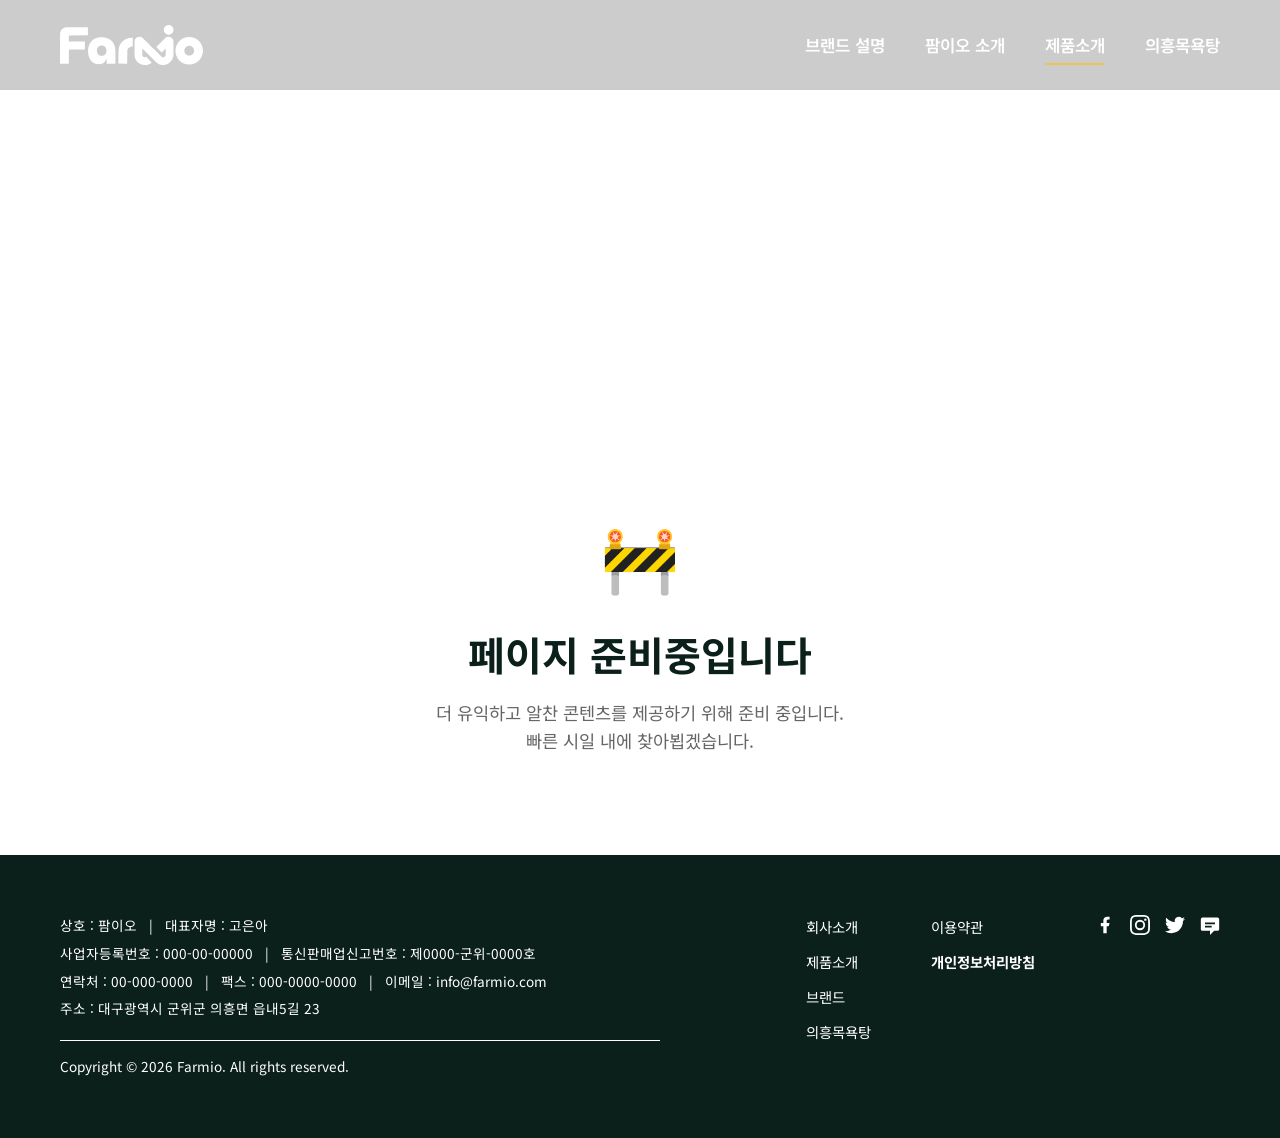
<file: products.html>
<!DOCTYPE html>
<html lang="ko">
<head>
    <meta charset="UTF-8">
    <meta name="viewport" content="width=device-width, initial-scale=1.0">
    <title>제품소개 | 팜이오</title>
    <link rel="stylesheet" href="style.css">
    <link rel="preconnect" href="https://fonts.googleapis.com">
    <link rel="preconnect" href="https://fonts.gstatic.com" crossorigin>
    <link href="https://fonts.googleapis.com/css2?family=Noto+Sans+KR:wght@400;600;700;800&display=swap" rel="stylesheet">
</head>
<body>
    <header class="header transparent-header">
        <div class="container header-content">
            <a href="index.html" class="logo"><img src="Image/logo.svg" alt="FarmIO 로고"></a>
            <nav class="nav">
                <a href="brand.html">브랜드 설명</a>
                <a href="about.html">팜이오 소개</a>
                <a href="products.html" class="active">제품소개</a>
                <a href="bathhouse.html">의흥목욕탕</a>
            </nav>
        </div>
    </header>

    <main>
        <div class="sub-hero"></div>

        <div style="min-height: 40vh; display: flex; flex-direction: column; justify-content: center; align-items: center; text-align: center; padding: 100px 20px;">
            <div style="font-size: 4rem; margin-bottom: 20px;">🚧</div>
            <h2 style="font-size: 2.5rem; margin-bottom: 20px; color: var(--primary); font-weight: 700;">페이지 준비중입니다</h2>
            <p style="color: #666; font-size: 1.1rem; line-height: 1.6;">더 유익하고 알찬 콘텐츠를 제공하기 위해 준비 중입니다.<br>빠른 시일 내에 찾아뵙겠습니다.</p>
        </div>
    
    </main>

    <footer class="footer">
        <div class="container footer-container">
            <div class="footer-left">
                <div class="footer-info">
                    <p>상호 : 팜이오 <span class="divider">|</span> 대표자명 : 고은아</p>
                    <p>사업자등록번호 : 000-00-00000 <span class="divider">|</span> 통신판매업신고번호 : 제0000-군위-0000호</p>
                    <p>연락처 : 00-000-0000 <span class="divider">|</span> 팩스 : 000-0000-0000 <span
                            class="divider">|</span> 이메일 : info@farmio.com</p>
                    <p>주소 : 대구광역시 군위군 의흥면 읍내5길 23</p>
                </div>
                <div class="footer-copyright">
                    Copyright &copy; 2026 Farmio. All rights reserved.
                </div>
            </div>

            <div class="footer-right">
                <div class="footer-nav">
                    <ul>
                        <li><a href="about.html">회사소개</a></li>
                        <li><a href="products.html">제품소개</a></li>
                        <li><a href="brand.html">브랜드</a></li>
                        <li><a href="bathhouse.html">의흥목욕탕</a></li>
                    </ul>
                </div>
                <div class="footer-legal">
                    <ul>
                        <li><a href="#">이용약관</a></li>
                        <li><a href="#"><strong>개인정보처리방침</strong></a></li>
                    </ul>
                </div>
                <div class="footer-social">
                    <a href="#" aria-label="Facebook"><svg viewBox="0 0 24 24" fill="currentColor">
                            <path
                                d="M14 13.5h2.5l1-4H14v-2c0-1.03 0-2 2-2h1.5V2.14c-.326-.043-1.557-.14-2.857-.14C11.928 2 10 3.657 10 6.7v2.8H7v4h3V22h4v-8.5z" />
                        </svg></a>
                    <a href="#" aria-label="Instagram"><svg viewBox="0 0 24 24" fill="currentColor">
                            <path
                                d="M12 2.163c3.204 0 3.584.012 4.85.07 3.252.148 4.771 1.691 4.919 4.919.058 1.265.069 1.645.069 4.849 0 3.205-.012 3.584-.069 4.849-.149 3.225-1.664 4.771-4.919 4.919-1.266.058-1.644.07-4.85.07-3.204 0-3.584-.012-4.849-.07-3.26-.149-4.771-1.699-4.919-4.92-.058-1.265-.07-1.644-.07-4.849 0-3.204.013-3.583.07-4.849.149-3.227 1.664-4.771 4.919-4.919 1.266-.057 1.645-.069 4.849-.069zM12 0C8.741 0 8.333.014 7.053.072 2.695.272.273 2.69.073 7.052.014 8.333 0 8.741 0 12c0 3.259.014 3.668.072 4.948.2 4.358 2.618 6.78 6.98 6.98C8.333 23.986 8.741 24 12 24c3.259 0 3.668-.014 4.948-.072 4.354-.2 6.782-2.618 6.979-6.98.059-1.28.073-1.689.073-4.948 0-3.259-.014-3.667-.072-4.947-.196-4.354-2.617-6.78-6.979-6.98C15.668.014 15.259 0 12 0zm0 5.838a6.162 6.162 0 100 12.324 6.162 6.162 0 000-12.324zM12 16a4 4 0 110-8 4 4 0 010 8zm6.406-11.845a1.44 1.44 0 100 2.881 1.44 1.44 0 000-2.881z" />
                        </svg></a>
                    <a href="#" aria-label="Twitter"><svg viewBox="0 0 24 24" fill="currentColor">
                            <path
                                d="M24 4.557a9.83 9.83 0 01-2.828.775 4.932 4.932 0 002.165-2.724 9.864 9.864 0 01-3.127 1.195 4.916 4.916 0 00-8.384 4.482C7.69 8.095 4.067 6.13 1.64 3.162a4.822 4.822 0 00-.666 2.475c0 1.71.87 3.213 2.188 4.096a4.904 4.904 0 01-2.228-.616v.06a4.923 4.923 0 003.946 4.827 4.996 4.996 0 01-2.212.085 4.936 4.936 0 004.604 3.417 9.867 9.867 0 01-6.102 2.105c-.39 0-.779-.023-1.17-.067a13.995 13.995 0 007.557 2.209c9.053 0 13.998-7.496 13.998-13.985 0-.21 0-.42-.015-.63A9.935 9.935 0 0024 4.557z" />
                        </svg></a>
                    <a href="#" aria-label="Blog"><svg viewBox="0 0 24 24" fill="currentColor">
                            <path
                                d="M3 3h18a2 2 0 012 2v12a2 2 0 01-2 2h-4l-5 5v-5H3a2 2 0 01-2-2V5a2 2 0 012-2zm3 6v2h12V9H6zm0 4v2h8v-2H6z" />
                        </svg></a>
                </div>
            </div>
        </div>
    </footer>
    <button id="scrollToTopBtn" class="scroll-to-top" aria-label="최상단으로 이동">&uarr;</button>
    <script src="script.js"></script>
</body>
</html>
</file>
<file: style.css>
:root {
    --primary: #0b201a;
    /* Deep Forest Green */
    --primary-light: #18382c;
    /* Slightly Lighter Green for Hover */
    --secondary: #e7c654;
    /* Warm Gold / Yellow (Accent) */
    --dark: #1f2321;
    /* Dark Text */
    --light: #f4f7f5;
    /* Soft Eco Gray-Green for Backgrounds */
    --white: #ffffff;
    --gray: #68706b;
    /* Muted Gray for Secondary Text */
    --font-main: 'Noto Sans KR', -apple-system, BlinkMacSystemFont, system-ui, Roboto, 'Helvetica Neue', 'Segoe UI', 'Apple SD Gothic Neo', 'Malgun Gothic', sans-serif;
}

* {
    margin: 0;
    padding: 0;
    box-sizing: border-box;
}

html {
    overflow-x: hidden;
    width: 100%;
    max-width: 100vw;
}

body {
    font-family: var(--font-main);
    color: var(--dark);
    line-height: 1.7;
    overflow-x: hidden;
    width: 100%;
    max-width: 100vw;
    background-color: var(--white);
    min-height: 100vh;
    display: flex;
    flex-direction: column;
    position: relative;
}

main {
    flex: 1;
}

/* Responsive Line Break Helpers */
.mo-br {
    display: none;
}

.pc-br {
    display: inline;
}

a {
    text-decoration: none;
    color: inherit;
}

ul {
    list-style: none;
}

img {
    max-width: 100%;
    height: auto;
}

.container {
    width: 100%;
    max-width: 1200px;
    margin: 0 auto;
    padding: 0 20px;
}

/* Typography */
h1,
h2,
h3,
h4 {
    line-height: 1.25;
    margin-bottom: 1rem;
    font-weight: 700;
    color: var(--primary);
}

/* Header */
.header {
    position: absolute;
    top: 0;
    left: 0;
    width: 100%;
    background: rgba(255, 255, 255, 0.98);
    backdrop-filter: blur(15px);
    z-index: 1000;
    box-shadow: 0 4px 20px rgba(0, 0, 0, 0.03);
    transition: all 0.3s ease;
}

.header-content {
    display: flex;
    justify-content: space-between;
    align-items: center;
    height: 90px;
}

.logo {
    display: flex;
    align-items: center;
}

.logo img {
    height: 40px;
    width: auto;
}

.nav {
    display: flex;
    gap: 2.5rem;
}

.nav a {
    font-weight: 600;
    color: var(--primary);
    transition: color 0.3s ease;
    position: relative;
    font-size: 1.05rem;
}

.nav a::after {
    content: '';
    position: absolute;
    bottom: -6px;
    left: 0;
    width: 0%;
    height: 2px;
    background: var(--secondary);
    transition: width 0.3s ease;
}

.header.transparent-header {
    background: rgba(0, 0, 0, 0.2);
    /* 내비게이션 반투명 배경 */
    box-shadow: none;
}

.header.transparent-header .logo img {
    filter: brightness(0) invert(1);
}

.header.transparent-header .nav a {
    color: var(--white);
}


.nav a:hover,
.nav a.active {
    color: var(--secondary);
}

.nav a:hover::after,
.nav a.active::after {
    width: 100%;
}

.mobile-menu-btn {
    display: none;
}

/* Hero Section */
.hero {
    height: 100vh;
    background-image: linear-gradient(to right, rgba(11, 32, 26, 0.8), rgba(11, 32, 26, 0.4)), var(--bg-img);
    background-size: cover;
    background-position: center;
    background-attachment: fixed;
    display: flex;
    align-items: center;
    position: relative;
    padding-top: 90px;
}

.sub-hero {
    height: 400px;
    background-image: linear-gradient(to right, rgba(11, 32, 26, 0.9), rgba(11, 32, 26, 0.7)), var(--bg-img);
    width: 100%;
    display: flex;
    align-items: flex-end;
    padding-bottom: 60px;
    padding-top: 90px;
    background-size: cover;
    background-position: center;
}

.sub-hero-farmio {
    height: 750px;
    padding-bottom: 180px;
    background-image: linear-gradient(to right, rgba(11, 32, 26, 0.7), rgba(11, 32, 26, 0.5)), var(--bg-img);
    background-size: cover;
    background-position: center;
}

.sub-hero-farmtech {
    height: 750px;
    padding-bottom: 180px;
    background-image: linear-gradient(to right, rgba(11, 32, 26, 0.75), rgba(11, 32, 26, 0.55)), var(--bg-img);
    background-size: cover;
    background-position: center;
}

.sub-hero-farmlife {
    height: 750px;
    padding-bottom: 180px;
    background-image: linear-gradient(to right, rgba(11, 32, 26, 0.7), rgba(11, 32, 26, 0.5)), var(--bg-img);
    background-size: cover;
    background-position: center;
}

.sub-hero-bathhouse {
    height: 750px;
    padding-bottom: 180px;
    background-image: linear-gradient(to right, rgba(11, 32, 26, 0.98) 0%, rgba(11, 32, 26, 0.95) 45%, rgba(11, 32, 26, 0.82) 65%, rgba(11, 32, 26, 0.50) 100%), var(--bg-img, linear-gradient(135deg, #1b4535, #2b5742));
    background-size: cover;
    background-position: center;
}

.sub-hero-farmtalk {
    height: 750px;
    padding-bottom: 180px;
    background-image: linear-gradient(to right, rgba(11, 32, 26, 0.7), rgba(11, 32, 26, 0.5)), var(--bg-img, linear-gradient(135deg, #1b4535, #2b5742));
    background-size: cover;
    background-position: center;
}




.hero-sub-title {
    font-size: 1.2rem;
    font-weight: 500;
    color: rgba(255, 255, 255, 0.9);
    margin-bottom: 8px;
    opacity: 0;
    animation: heroFadeUp 1.2s cubic-bezier(0.16, 1, 0.3, 1) 0.1s forwards;
}

.hero-main-title {
    font-size: 4rem;
    font-weight: 800;
    color: var(--white);
    margin-bottom: 24px;
    line-height: 1.1;
    opacity: 0;
    animation: heroFadeUp 1.2s cubic-bezier(0.16, 1, 0.3, 1) 0.3s forwards;
}

.hero-main-title strong {
    color: #ffee51;
}

.hero-desc {
    font-size: 1.4rem;
    font-weight: 600;
    line-height: 1.6;
    color: var(--white);
    margin-bottom: 0;
    opacity: 0;
    animation: heroFadeUp 1.2s cubic-bezier(0.16, 1, 0.3, 1) 0.5s forwards;
}

.hero-desc span.highlight {
    color: #ffee51;
}

.hero-text {
    color: var(--white);
    max-width: 800px;
    position: relative;
    z-index: 10;
}

.hero-text h1 {
    font-size: 4rem;
    margin-bottom: 1.5rem;
    color: var(--white);
    letter-spacing: -1px;
    opacity: 0;
    animation: heroFadeUp 1.2s cubic-bezier(0.16, 1, 0.3, 1) 0.2s forwards;
}

.hero-text h1 strong {
    color: #ffee51;
}

.hero-text p {
    font-size: 1.25rem;
    margin-bottom: 0.75rem;
    opacity: 0;
    font-weight: 400;
    animation: heroFadeUp 1.2s cubic-bezier(0.16, 1, 0.3, 1) 0.6s forwards;
}

/* Buttons */
.btn {
    display: inline-block;
    padding: 15px 40px;
    border-radius: 50px;
    /* Pill-shaped */
    font-weight: 700;
    font-size: 1.05rem;
    cursor: pointer;
    transition: all 0.3s ease;
    border: none;
    text-align: center;
}

.btn-primary {
    background: var(--secondary);
    color: var(--primary);
    box-shadow: 0 8px 20px rgba(231, 198, 84, 0.25);
}

.btn-primary:hover {
    background: #f2d46b;
    /* Lighter gold */
    transform: translateY(-3px);
    box-shadow: 0 12px 25px rgba(231, 198, 84, 0.35);
}

.btn-outline {
    background: transparent;
    border: 2px solid var(--primary);
    color: var(--primary);
}

.btn-outline:hover {
    background: var(--primary);
    color: var(--white);
}

.w-100 {
    width: 100%;
}

/* General Sections */
.section {
    padding: 120px 0;
    /* More Whitespace */
}

.bg-light {
    background: var(--light);
}

.bg-pastel {
    background: #f3faf6;
}

.section-title {
    text-align: center;
    margin-bottom: 4rem;
    /* More Whitespace */
}

.section-title h2 {
    font-size: 3rem;
    color: var(--primary);
    margin-bottom: 1rem;
    letter-spacing: -1px;
}

.section-title p {
    color: var(--gray);
    font-size: 1.15rem;
}

.section-title-left {
    font-size: 3rem;
    color: var(--primary);
    margin-bottom: 1rem;
    letter-spacing: -1px;
}

/* Features Section */
.features-grid {
    display: grid;
    grid-template-columns: repeat(3, 1fr);
    gap: 90px;
    padding: 20px 0;
}

.feature-block {
    text-align: center;
}

.feature-icon {
    width: 80px;
    height: 80px;
    background-color: #526354;
    border-radius: 50%;
    color: var(--white);
    display: flex;
    align-items: center;
    justify-content: center;
    font-size: 1.8rem;
    margin: 0 auto 25px auto;
}

.feature-icon img {
    filter: brightness(0) invert(1);
    /* 아이콘 흰색으로 반전 */
}

.feature-block h3 {
    font-size: 1.6rem;
    color: var(--dark);
    margin-bottom: 15px;
}

.feature-block p {
    color: var(--gray);
    line-height: 1.7;
    font-size: 1.1rem;
}

/* Brand Section */
.brand-grid {
    display: grid;
    grid-template-columns: repeat(auto-fit, minmax(300px, 1fr));
    gap: 40px;
}

.brand-card {
    background: var(--white);
    padding: 50px 35px;
    border-radius: 24px;
    text-align: center;
    box-shadow: 0 10px 40px rgba(0, 0, 0, 0.04);
    transition: transform 0.4s ease, box-shadow 0.4s ease;
    border: 1px solid rgba(0, 0, 0, 0.02);
}

.brand-card:hover {
    transform: translateY(-8px);
    box-shadow: 0 20px 50px rgba(11, 32, 26, 0.08);
}

.brand-card .icon {
    font-size: 3.5rem;
    margin-bottom: 2rem;
    line-height: 1;
}

.brand-card h3 {
    color: var(--primary);
    margin-bottom: 1rem;
    font-size: 1.5rem;
}

.brand-card p {
    color: var(--gray);
    font-size: 1.05rem;
}

/* About Section */
.about-content {
    display: grid;
    grid-template-columns: 1fr 1fr;
    gap: 60px;
    align-items: center;
}

.about-text h3 {
    font-size: 2rem;
    margin-bottom: 1.5rem;
    color: var(--dark);
    letter-spacing: -0.5px;
}

.about-text p {
    color: var(--gray);
    margin-bottom: 2rem;
    font-size: 1.1rem;
}

.feature-list {
    margin-bottom: 2.5rem;
}

.feature-list li {
    font-weight: 600;
    margin-bottom: 1.2rem;
    color: var(--primary);
    display: flex;
    align-items: center;
    font-size: 1.1rem;
}

.about-image .image-placeholder {
    width: 100%;
    height: 450px;
    background: linear-gradient(135deg, #e9ecef, #dee2e6);
    border-radius: 24px;
    /* Smooth corners */
    display: flex;
    align-items: center;
    justify-content: center;
    color: var(--gray);
    font-weight: 600;
    box-shadow: 0 20px 50px rgba(0, 0, 0, 0.08);
}

/* Products Section */
.products-grid {
    display: grid;
    grid-template-columns: repeat(4, 1fr);
    gap: 30px;
}

.product-card {
    background: var(--white);
    border-radius: 20px;
    padding: 24px;
    box-shadow: 0 10px 30px rgba(0, 0, 0, 0.03);
    transition: transform 0.3s ease, box-shadow 0.3s ease;
    display: flex;
    flex-direction: column;
}

.product-card:hover {
    transform: translateY(-8px);
    box-shadow: 0 20px 40px rgba(0, 0, 0, 0.08);
}

.product-info {
    text-align: left;
    margin-bottom: 24px;
    flex: 1;
}

.product-icon {
    width: 48px;
    height: 48px;
    margin-bottom: 20px;
    color: var(--primary);
}

.product-icon svg {
    width: 100%;
    height: 100%;
}

.product-info h4 {
    font-size: 1.25rem;
    color: var(--dark);
    margin-bottom: 12px;
    font-weight: 700;
}

.product-info p {
    font-size: 0.95rem;
    color: var(--gray);
    line-height: 1.6;
}

.product-img {
    width: 100%;
    aspect-ratio: 3/2;
    border-radius: 12px;
    overflow: hidden;
    margin-top: auto;
}

.product-img img {
    width: 100%;
    height: 100%;
    object-fit: cover;
    transition: transform 0.3s ease;
}

.product-card:hover .product-img img {
    transform: scale(1.05);
}

.preview-btn-pill {
    display: inline-flex;
    align-items: center;
    padding: 14px 32px;
    border: 1px solid var(--primary);
    border-radius: 50px;
    color: var(--primary);
    font-weight: 600;
    text-decoration: none;
    transition: all 0.3s ease;
    font-size: 1rem;
}

.preview-btn-pill span {
    margin-left: 10px;
    transition: transform 0.3s ease;
}

.preview-btn-pill:hover {
    background: var(--primary);
    color: #1F2321;
}

.preview-btn-pill:hover span {
    transform: translateX(4px);
}

.text-link {
    color: var(--primary);
    font-weight: 700;
    transition: color 0.3s ease;
    display: inline-block;
}

.text-link:hover {
    color: var(--secondary);
    transform: translateX(3px);
}

.mt-5 {
    margin-top: 4rem;
}

.text-center {
    text-align: center;
}

/* Bathhouse Section */
.bathhouse-section {
    position: relative;
    background: var(--white);
    padding: 140px 0;
    text-align: center;
}

.bathhouse-content {
    position: relative;
    z-index: 10;
}

.bathhouse-content h2 {
    font-size: 3.5rem;
    margin-bottom: 20px;
    letter-spacing: -1px;
    color: var(--primary);
}

.bathhouse-content .subtitle {
    font-size: 1.25rem;
    margin-bottom: 60px;
    color: var(--gray);
}

.bathhouse-features {
    display: grid;
    grid-template-columns: repeat(3, 1fr);
    gap: 30px;
    margin-top: 50px;
}

.feature-item {
    background: var(--white);
    padding: 40px 30px;
    border-radius: 24px;
    border: 1px solid rgba(0, 0, 0, 0.05);
    box-shadow: 0 10px 40px rgba(0, 0, 0, 0.04);
    transition: transform 0.4s ease, box-shadow 0.4s ease;
}

.feature-item:hover {
    transform: translateY(-10px);
    box-shadow: 0 20px 50px rgba(0, 0, 0, 0.08);
}

.feature-item h4 {
    font-size: 1.5rem;
    margin-bottom: 15px;
    color: var(--primary);
}

.feature-item p {
    color: var(--gray);
}

/* Contact Section */
.contact-grid {
    display: grid;
    grid-template-columns: 1fr 1fr;
    gap: 60px;
}

.contact-info h2 {
    color: var(--primary);
    margin-bottom: 1.5rem;
    letter-spacing: -1px;
}

.contact-info p {
    color: var(--gray);
    margin-bottom: 3rem;
    font-size: 1.1rem;
}

.info-item {
    margin-bottom: 1.5rem;
    font-size: 1.15rem;
    color: var(--dark);
}

.info-item strong {
    color: var(--primary);
}

.contact-form {
    background: var(--white);
    padding: 50px;
    border-radius: 24px;
    box-shadow: 0 20px 50px rgba(0, 0, 0, 0.05);
    border: 1px solid rgba(0, 0, 0, 0.02);
}

.contact-form input,
.contact-form select,
.contact-form textarea {
    width: 100%;
    padding: 18px 20px;
    margin-bottom: 25px;
    border: 1px solid #e1e5e3;
    border-radius: 12px;
    font-family: inherit;
    font-size: 1.05rem;
    transition: all 0.3s ease;
    background: #fafbfa;
}

.contact-form input:focus,
.contact-form select:focus,
.contact-form textarea:focus {
    outline: none;
    border-color: var(--primary);
    background: var(--white);
    box-shadow: 0 0 0 3px rgba(11, 32, 26, 0.05);
}

/* Footer */
.footer {
    background: #0b201a;
    color: #ffffff;
    padding: 60px 0;
    font-size: 0.9rem;
    line-height: 1.6;
}

.footer-container {
    display: flex;
    justify-content: space-between;
    align-items: flex-start;
    flex-wrap: wrap;
    gap: 40px;
}

.footer-left {
    flex: 1;
    min-width: 300px;
    max-width: 600px;
}

.footer-info {
    margin-bottom: 20px;
}

.footer-info p {
    margin: 0 0 6px 0;
    color: #ffffff;
    font-size: 0.85rem;
}

.footer-info .divider {
    margin: 0 8px;
    color: #ffffff;
}

.footer-copyright {
    border-top: 1px solid #ffffff;
    padding-top: 15px;
    color: #ffffff;
    font-size: 0.85rem;
}

.footer-right {
    display: flex;
    gap: 60px;
    flex-wrap: wrap;
}

.footer-nav-break {
    display: none;
}

.footer-legal-social-wrap {
    display: flex;
    gap: 60px;
}

.footer-email {
    display: inline;
}

.report-block {
    display: inline;
}

.pc-divider {
    display: inline;
}

.footer-nav ul,
.footer-legal ul {
    list-style: none;
    padding: 0;
    margin: 0;
}

.footer-nav li,
.footer-legal li {
    margin-bottom: 12px;
}

.footer-nav a,
.footer-legal a {
    color: #ffffff;
    text-decoration: none;
    font-size: 0.9rem;
    transition: color 0.3s;
}

.footer-nav a:hover,
.footer-legal a:hover {
    color: var(--white);
}

.footer-social {
    display: flex;
    gap: 15px;
    align-items: flex-start;
}

.footer-social a {
    color: var(--white);
    transition: color 0.3s, transform 0.3s;
}

.footer-social a:hover {
    color: #ffee51;
    transform: translateY(-2px);
}

.footer-social svg {
    width: 20px;
    height: 20px;
    fill: currentColor;
}

/* Page Preparing Section */
.page-preparing {
    padding: 120px 20px;
    text-align: center;
    background-color: #f9fdfa;
}

.preparing-icon {
    font-size: 3.5rem;
    margin-bottom: 20px;
}

.preparing-title {
    font-size: 2.2rem;
    font-weight: 800;
    color: var(--dark);
    margin-bottom: 15px;
}

.preparing-text {
    font-size: 1.15rem;
    color: #666;
    line-height: 1.7;
}

/* Animations */

@keyframes heroFadeUp {
    0% {
        opacity: 0;
        transform: translateY(50px);
    }

    100% {
        opacity: 1;
        transform: translateY(0);
    }
}

.fade-up {
    opacity: 0;
    transform: translateY(40px);
    transition: opacity 1.1s cubic-bezier(0.16, 1, 0.3, 1), transform 1.1s cubic-bezier(0.16, 1, 0.3, 1);
}

.fade-right {
    opacity: 0;
    transform: translateX(-40px);
    transition: opacity 1.1s cubic-bezier(0.16, 1, 0.3, 1), transform 1.1s cubic-bezier(0.16, 1, 0.3, 1);
}

.fade-left {
    opacity: 0;
    transform: translateX(40px);
    transition: opacity 1.1s cubic-bezier(0.16, 1, 0.3, 1), transform 1.1s cubic-bezier(0.16, 1, 0.3, 1);
}

.fade-up.visible,
.fade-right.visible,
.fade-left.visible {
    opacity: 1;
    transform: translate(0);
}

.delay-1 {
    transition-delay: 0.1s;
}

.delay-2 {
    transition-delay: 0.25s;
}

.delay-3 {
    transition-delay: 0.4s;
}

.delay-4 {
    transition-delay: 0.55s;
}

.delay-5 {
    transition-delay: 0.7s;
}

.delay-6 {
    transition-delay: 0.85s;
}

/* Responsive Design */
@media (max-width: 992px) {

    .features-grid,
    .about-content,
    .contact-grid {
        grid-template-columns: 1fr;
        gap: 40px;
    }

    .bathhouse-features {
        grid-template-columns: 1fr;
        gap: 20px;
    }

    .hero-text h1,
    .hero-main-title {
        font-size: 2.8rem;
    }

    .sub-hero,
    .sub-hero-farmio,
    .sub-hero-farmtech,
    .sub-hero-farmlife,
    .sub-hero-bathhouse,
    .sub-hero-farmtalk {
        height: 520px;
        padding-bottom: 90px;
    }

    .section {
        padding: 80px 0;
    }
}

@media (max-width: 768px) {
    .header-content {
        height: 70px;
    }

    .logo img {
        height: 32px;
    }

    .mobile-menu-btn {
        display: flex;
        flex-direction: column;
        justify-content: center;
        gap: 6px;
        width: 32px;
        height: 32px;
        cursor: pointer;
        z-index: 1001;
        background: transparent;
        border: none;
        padding: 0;
    }

    .mobile-menu-btn span {
        display: block;
        width: 26px;
        height: 2.5px;
        background: var(--dark);
        border-radius: 2px;
        transition: all 0.3s ease;
    }

    .header.transparent-header .mobile-menu-btn span {
        background: #ffffff;
    }

    /* Hamburger to X animation */
    .mobile-menu-btn.active span:nth-child(1) {
        transform: translateY(8.5px) rotate(45deg);
        background: var(--dark) !important;
    }

    .mobile-menu-btn.active span:nth-child(2) {
        opacity: 0;
    }

    .mobile-menu-btn.active span:nth-child(3) {
        transform: translateY(-8.5px) rotate(-45deg);
        background: var(--dark) !important;
    }

    /* Mobile Nav Drawer */
    .nav {
        position: fixed;
        top: 0;
        right: 0;
        width: 80%;
        max-width: 320px;
        height: 100vh;
        height: 100dvh;
        background: #ffffff;
        flex-direction: column;
        padding: 100px 30px 40px 30px;
        gap: 1.8rem;
        box-shadow: -10px 0 30px rgba(0, 0, 0, 0.15);
        transform: translateX(105%);
        visibility: hidden;
        pointer-events: none;
        transition: transform 0.35s cubic-bezier(0.16, 1, 0.3, 1), visibility 0.35s;
        z-index: 1000;
        display: flex;
    }

    .nav.active {
        transform: translateX(0);
        visibility: visible;
        pointer-events: auto;
    }

    .nav a {
        font-size: 1.15rem;
        color: var(--dark) !important;
        font-weight: 700;
        padding-bottom: 8px;
        border-bottom: 1px solid rgba(0, 0, 0, 0.06);
    }

    body.no-scroll {
        overflow: hidden;
    }

    /* Hero Responsive */
    .hero {
        height: auto;
        min-height: 62vh;
        min-height: 62svh;
        background-image: linear-gradient(to bottom, rgba(11, 32, 26, 0.72), rgba(11, 32, 26, 0.8)), var(--bg-img);
        background-attachment: scroll;
        background-position: center 30%;
        padding: 110px 0 55px 0;
        display: flex;
        align-items: center;
        justify-content: center;
    }

    .hero .container {
        display: flex;
        justify-content: center;
        width: 100%;
    }

    .hero-text {
        text-align: center;
        margin: 0 auto;
        max-width: 100%;
        padding: 0 10px;
    }

    .hero-text h1 {
        font-size: 2.15rem;
        line-height: 1.35;
        margin-bottom: 14px;
        word-break: keep-all;
        letter-spacing: -0.5px;
    }

    .hero-text p {
        font-size: 0.98rem;
        line-height: 1.65;
        max-width: 92%;
        margin: 0 auto;
        word-break: keep-all;
        color: rgba(255, 255, 255, 0.92);
    }

    /* Responsive Line Break Helpers in Media Query */
    .pc-br {
        display: none !important;
    }

    .mo-br {
        display: inline !important;
    }

    /* Sub-Heroes (Subpages) Responsive */
    .sub-hero,
    .sub-hero-farmio,
    .sub-hero-farmtech,
    .sub-hero-farmlife,
    .sub-hero-bathhouse,
    .sub-hero-farmtalk {
        height: auto;
        min-height: 270px;
        padding: 95px 0 35px 0;
        display: flex;
        align-items: center;
        justify-content: center;
        background-attachment: scroll;
        background-position: center;
    }

    .sub-hero .hero-text {
        text-align: center;
        margin: 0 auto;
        max-width: 100%;
        padding: 0 16px;
    }

    .hero-sub-title {
        font-size: 0.88rem;
        margin-bottom: 6px;
        text-align: center;
        word-break: keep-all;
    }

    .hero-main-title {
        font-size: 2.35rem;
        line-height: 1.25;
        margin-bottom: 14px;
        word-break: keep-all;
        text-align: center;
    }

    .hero-desc {
        font-size: 0.9rem;
        line-height: 1.55;
        word-break: keep-all;
        text-align: center;
        max-width: 95%;
        margin: 0 auto;
    }

    /* General Section Padding Responsive */
    .section {
        padding: 55px 0 65px 0;
    }

    /* Features Section Responsive */
    .features-grid {
        grid-template-columns: 1fr;
        gap: 16px;
        padding: 0;
    }

    .feature-block {
        padding: 26px 20px;
        background: #ffffff;
        border-radius: 16px;
        box-shadow: 0 4px 18px rgba(0, 0, 0, 0.04);
        border: 1px solid rgba(0, 0, 0, 0.04);
        text-align: center;
    }

    .feature-icon {
        width: 58px;
        height: 58px;
        margin: 0 auto 16px auto;
    }

    .feature-icon img {
        width: 28px;
        height: 28px;
    }

    .feature-block h3 {
        font-size: 1.25rem;
        margin-bottom: 10px;
        word-break: keep-all;
    }

    .feature-block p {
        font-size: 0.92rem;
        line-height: 1.65;
        color: #666666;
        word-break: keep-all;
        margin: 0 auto;
        max-width: 92%;
    }

    /* Sub-Category Bar Responsive */
    .sub-category-bar {
        width: 100%;
        overflow-x: auto;
        -webkit-overflow-scrolling: touch;
        scrollbar-width: none;
        text-align: center;
    }

    .sub-category-bar::-webkit-scrollbar {
        display: none;
    }

    .sub-category-container {
        display: flex;
        justify-content: center;
        align-items: center;
        padding: 0 10px;
        margin: 0 auto;
        width: 100%;
        box-sizing: border-box;
    }

    .sub-category-item {
        padding: 14px 18px;
        font-size: 0.92rem;
        white-space: nowrap;
        text-align: center;
    }

    /* Subpage Images (CEO, etc.) Responsive */
    .ceo-greeting-right {
        justify-content: center;
        margin-top: 25px;
    }

    .ceo-image-wrap {
        max-width: 280px;
        margin: 0 auto;
    }

    /* Mobile Fade Animation Safety */
    .fade-left,
    .fade-right {
        transform: translateY(30px);
    }

    /* Footer Responsive */
    .footer {
        padding: 35px 0 30px 0;
        overflow: hidden;
    }

    .footer-container {
        display: flex;
        flex-direction: column;
        align-items: center;
        text-align: center;
        gap: 0;
        width: 100%;
    }

    .footer-left,
    .footer-right {
        display: contents;
        width: 100%;
        text-align: center;
    }

    /* 1. Social Icons (Moved above subpage links) */
    .footer-social {
        order: 1;
        display: flex;
        gap: 10px;
        align-items: center;
        justify-content: center;
        margin: 0 0 16px 0;
        width: 100%;
    }

    .footer-social a {
        width: 30px;
        height: 30px;
        display: inline-flex;
        align-items: center;
        justify-content: center;
        border-radius: 50%;
        background: rgba(255, 255, 255, 0.08);
        color: rgba(255, 255, 255, 0.85);
        transition: transform 0.2s, background 0.2s;
    }

    .footer-social svg {
        width: 14px;
        height: 14px;
    }

    /* 2. Subpage Links (below social icons) */
    .footer-nav {
        order: 2;
        margin-bottom: 14px;
        width: 100%;
        display: flex;
        justify-content: center;
    }

    .footer-nav ul {
        display: flex;
        flex-wrap: wrap;
        justify-content: center;
        align-items: center;
        gap: 6px 12px;
        padding: 0;
        margin: 0;
        text-align: center;
    }

    .footer-nav li {
        display: inline-flex;
        align-items: center;
        margin: 0;
    }

    .footer-nav li:not(:last-child)::after {
        content: '|';
        margin-left: 12px;
        color: rgba(255, 255, 255, 0.35);
        font-size: 0.72rem;
    }

    .footer-nav li:nth-child(3)::after {
        display: none !important;
    }

    .footer-nav-break {
        display: block !important;
        width: 100% !important;
        height: 0 !important;
        margin: 0 !important;
        padding: 0 !important;
    }

    .footer-nav-break::after {
        display: none !important;
    }

    .footer-nav a {
        font-size: 0.84rem;
        font-weight: 600;
        color: rgba(255, 255, 255, 0.95);
        letter-spacing: -0.2px;
    }

    /* 3. Legal Wrapper -> display: contents so legal and social become separate flex items */
    .footer-legal-social-wrap {
        display: contents;
    }

    /* 4. Legal Links (below subpage links, above business info) */
    .footer-legal {
        order: 3;
        margin: 0 0 16px 0;
        padding-bottom: 14px;
        border-bottom: 1px solid rgba(255, 255, 255, 0.12);
        width: 100%;
        display: flex;
        justify-content: center;
    }

    .footer-legal ul {
        display: flex;
        justify-content: center;
        align-items: center;
        gap: 6px 10px;
        padding: 0;
        margin: 0;
    }

    .footer-legal li {
        display: inline-flex;
        align-items: center;
        margin: 0;
    }

    .footer-legal li:not(:last-child)::after {
        content: '|';
        margin-left: 10px;
        color: rgba(255, 255, 255, 0.35);
        font-size: 0.72rem;
    }

    .footer-legal a {
        font-size: 0.78rem;
        color: rgba(255, 255, 255, 0.7);
    }

    /* 5. Company Info (상호 : 팜이오 ...) 중앙정렬 */
    .footer-info {
        order: 4;
        margin-bottom: 14px;
        width: 100%;
        text-align: center;
    }

    .footer-info p {
        font-size: 0.76rem;
        line-height: 1.65;
        color: rgba(255, 255, 255, 0.78);
        margin: 0 0 5px 0;
        word-break: keep-all;
        text-align: center;
    }

    .footer-info .divider {
        margin: 0 4px;
        opacity: 0.45;
    }

    .pc-divider {
        display: none !important;
    }

    .report-block {
        display: block !important;
        margin-top: 3px;
    }

    .footer-email {
        display: block !important;
        margin-top: 3px;
    }

    /* 6. Copyright 중앙정렬 */
    .footer-copyright {
        order: 5;
        border-top: 1px solid rgba(255, 255, 255, 0.1);
        padding-top: 12px;
        margin-bottom: 6px;
        font-size: 0.74rem;
        color: rgba(255, 255, 255, 0.5);
        width: 100%;
        text-align: center;
    }
}

@media (max-width: 480px) {
    .header-content {
        height: 60px;
    }

    .logo img {
        height: 26px;
    }

    .hero {
        min-height: 56vh;
        min-height: 56svh;
        padding: 95px 0 45px 0;
    }

    .hero-text h1 {
        font-size: 1.8rem;
        line-height: 1.35;
    }

    .hero-text p {
        font-size: 0.92rem;
        line-height: 1.6;
    }

    .sub-hero,
    .sub-hero-farmio,
    .sub-hero-farmtech,
    .sub-hero-farmlife,
    .sub-hero-bathhouse,
    .sub-hero-farmtalk {
        min-height: 250px;
        padding: 85px 0 30px 0;
    }

    .hero-main-title {
        font-size: 2.1rem;
        line-height: 1.25;
        margin-bottom: 12px;
    }

    .hero-sub-title {
        font-size: 0.82rem;
    }

    .hero-desc {
        font-size: 0.85rem;
    }

    .feature-icon {
        width: 52px;
        height: 52px;
        margin: 0 auto 14px auto;
    }

    .feature-icon img {
        width: 26px;
        height: 26px;
    }

    .feature-block {
        padding: 22px 16px;
    }

    .feature-block h3 {
        font-size: 1.18rem;
    }

    .feature-block p {
        font-size: 0.88rem;
    }

    .footer-nav a {
        font-size: 0.78rem;
    }

    .footer-nav ul {
        gap: 5px 8px;
    }

    .footer-nav li:not(:last-child)::after {
        margin-left: 8px;
    }

    .footer-legal ul {
        gap: 4px 6px;
    }

    .footer-legal li:not(:last-child)::after {
        margin-left: 6px;
    }

    .footer-legal a {
        font-size: 0.74rem;
    }

    .footer-social {
        gap: 8px;
    }

    .footer-social a {
        width: 28px;
        height: 28px;
    }

    .footer-social svg {
        width: 13px;
        height: 13px;
    }

    .footer-info p {
        font-size: 0.73rem;
    }
}

/* Theme Override for Bathhouse Page */
.theme-bathhouse {
    --primary: #4a3b32;
    /* Warm Dark Brown/Earth */
    --primary-light: #5c493e;
}

/* Scroll to Top Button */
.scroll-to-top {
    position: fixed;
    bottom: 40px;
    right: 40px;
    width: 55px;
    height: 55px;
    background-color: #ffee51;
    color: var(--primary);
    border: none;
    border-radius: 50%;
    font-size: 1.8rem;
    font-weight: bold;
    cursor: pointer;
    box-shadow: 0 5px 20px rgba(0, 0, 0, 0.15);
    opacity: 0;
    visibility: hidden;
    transition: opacity 0.3s ease, visibility 0.3s ease, transform 0.3s ease;
    z-index: 9999;
    display: flex;
    align-items: center;
    justify-content: center;
}

.scroll-to-top.show {
    opacity: 1;
    visibility: visible;
}

.scroll-to-top:hover {
    transform: translateY(-5px);
    background-color: #ffee51;
}

/* Page Transition Effects */
body {
    animation: fadeInPage 0.5s ease-out forwards;
}

body.page-exit {
    animation: fadeOutPage 0.4s ease-in forwards;
}

@keyframes fadeInPage {
    0% {
        opacity: 0;
    }

    100% {
        opacity: 1;
    }
}

@keyframes fadeOutPage {
    0% {
        opacity: 1;
    }

    100% {
        opacity: 0;
    }
}

/* Page Preparing Component */
.page-preparing {
    min-height: 40vh;
    display: flex;
    flex-direction: column;
    justify-content: center;
    align-items: center;
    text-align: center;
    padding: 100px 20px;
}

.page-preparing .preparing-icon {
    font-size: 4rem;
    margin-bottom: 20px;
}

.page-preparing .preparing-title {
    font-size: 2.5rem;
    margin-bottom: 20px;
    color: var(--primary);
    font-weight: 700;
}

.page-preparing .preparing-text {
    color: #666;
    font-size: 1.1rem;
    line-height: 1.6;
}

/* Helper spacing & utility classes */
.mt-60 {
    margin-top: 60px;
}

.farmtalk-submit-container {
    margin-top: 40px;
    margin-bottom: 60px;
}

.mbti-result-hidden {
    display: none;
}

/* FarmIO Brand Intro Section */
.about-intro-section {
    padding: 100px 0;
    background-color: var(--white);
}

.about-intro-grid {
    display: grid;
    grid-template-columns: 1fr 1fr;
    gap: 60px;
    align-items: center;
}

.about-intro-text {
    text-align: left;
}

.about-intro-sub {
    display: flex;
    align-items: center;
    gap: 12px;
    font-size: 1.05rem;
    color: #666;
    font-weight: 500;
    margin-bottom: 24px;
}

.about-intro-sub::after {
    content: '';
    display: inline-block;
    width: 50px;
    height: 1px;
    background-color: #888;
}

.about-intro-title {
    font-size: 2.4rem;
    font-weight: 800;
    line-height: 1.35;
    color: #111;
    margin-bottom: 32px;
    letter-spacing: -0.5px;
}

.about-intro-desc p {
    font-size: 1rem;
    line-height: 1.5;
    color: #555;
    margin-bottom: 20px;
}

.about-intro-btn {
    margin-top: 36px;
}

.btn-intro-more {
    display: inline-flex;
    align-items: center;
    gap: 10px;
    padding: 14px 32px;
    border: 1px solid #4a5d4e;
    border-radius: 50px;
    color: #2b3a2d;
    font-size: 1.05rem;
    font-weight: 600;
    text-decoration: none;
    transition: all 0.3s ease;
}

.btn-intro-more:hover {
    background-color: #2b3a2d;
    color: #ffffff;
}

/* Image Box */
.about-intro-img-container,
.about-intro-video-container {
    position: relative;
    width: 100%;
    aspect-ratio: 16/10;
    border-radius: 4px;
    overflow: hidden;
    box-shadow: 0 15px 35px rgba(0, 0, 0, 0.1);
}

.about-intro-img-container img,
.about-intro-video-container img {
    width: 100%;
    height: 100%;
    object-fit: cover;
    display: block;
}

.video-overlay-text {
    position: absolute;
    top: 30px;
    right: 35px;
    color: #ffffff;
    font-family: 'Dancing Script', 'Caveat', 'Segoe Print', cursive, sans-serif;
    font-size: 2.2rem;
    line-height: 1.2;
    text-align: right;
    text-shadow: 0 2px 8px rgba(0, 0, 0, 0.4);
    pointer-events: none;
}

.video-play-btn {
    position: absolute;
    top: 50%;
    left: 50%;
    transform: translate(-50%, -50%);
    width: 80px;
    height: 80px;
    background: rgba(255, 255, 255, 0.95);
    border-radius: 50%;
    display: flex;
    align-items: center;
    justify-content: center;
    cursor: pointer;
    box-shadow: 0 10px 25px rgba(0, 0, 0, 0.2);
    transition: transform 0.3s ease, background 0.3s ease;
}

.video-play-btn::after {
    content: '';
    display: block;
    width: 0;
    height: 0;
    border-style: solid;
    border-width: 12px 0 12px 20px;
    border-color: transparent transparent transparent #2b3a2d;
    margin-left: 4px;
}

.video-play-btn:hover {
    transform: translate(-50%, -50%) scale(1.1);
    background: #ffffff;
}

.video-label {
    position: absolute;
    bottom: 25px;
    right: 30px;
    color: #ffffff;
    font-size: 0.95rem;
    font-weight: 500;
    text-shadow: 0 1px 4px rgba(0, 0, 0, 0.5);
}

@media (max-width: 992px) {
    .about-intro-grid {
        grid-template-columns: 1fr;
        gap: 40px;
    }
}

@media (max-width: 768px) {
    .about-intro-section {
        padding: 55px 0 65px 0;
    }

    .about-intro-text {
        text-align: center;
    }

    .about-intro-sub {
        font-size: 0.88rem;
        margin-bottom: 14px;
        gap: 8px;
        justify-content: center;
        text-align: center;
    }

    .about-intro-sub::after {
        width: 35px;
    }

    .about-intro-title {
        font-size: 1.6rem;
        line-height: 1.35;
        margin-bottom: 18px;
        word-break: keep-all;
        text-align: center;
    }

    .about-intro-desc p {
        font-size: 0.9rem;
        line-height: 1.65;
        margin-bottom: 14px;
        word-break: keep-all;
        text-align: center;
    }

    .about-intro-btn {
        margin-top: 24px;
        display: flex;
        justify-content: center;
    }

    .btn-intro-more {
        padding: 12px 24px;
        font-size: 0.9rem;
    }

    .video-overlay-text {
        font-size: 1.6rem;
        top: 18px;
        right: 20px;
    }

    .video-play-btn {
        width: 60px;
        height: 60px;
    }

    .video-play-btn::after {
        border-width: 9px 0 9px 15px;
    }
}

@media (max-width: 480px) {
    .about-intro-section {
        padding: 45px 0 55px 0;
    }

    .about-intro-title {
        font-size: 1.4rem;
        margin-bottom: 14px;
    }

    .about-intro-desc p {
        font-size: 0.86rem;
        line-height: 1.6;
        margin-bottom: 12px;
    }
}

/* CEO Greeting Section */
.ceo-greeting-section {
    position: relative;
    background-size: cover;
    background-position: center;
    background-repeat: no-repeat;
    padding: 110px 0;
    overflow: hidden;
}

.ceo-greeting-section::before {
    content: '';
    position: absolute;
    top: 0;
    left: 0;
    width: 100%;
    height: 100%;
    background-color: rgba(255, 248, 241, 0.98);
    z-index: 1;
    pointer-events: none;
}

.ceo-greeting-section .container {
    position: relative;
    z-index: 2;
}

.ceo-greeting-grid {
    display: grid;
    grid-template-columns: 1fr 1fr;
    gap: 60px;
    align-items: center;
}

.ceo-greeting-content {
    text-align: left;
}

.ceo-greeting-sub {
    display: flex;
    align-items: center;
    gap: 12px;
    font-size: 1.05rem;
    color: #666;
    font-weight: 500;
    margin-bottom: 24px;
}

.ceo-greeting-sub::after {
    content: '';
    display: inline-block;
    width: 50px;
    height: 1px;
    background-color: #888;
}

.ceo-greeting-title {
    font-size: 2.5rem;
    font-weight: 800;
    line-height: 1.3;
    color: #111;
    margin-bottom: 36px;
    letter-spacing: -0.5px;
}

.ceo-greeting-body {
    font-size: 1rem;
    line-height: 1.5;
    color: #444;
}

.ceo-greeting-body p {
    margin-bottom: 24px;
}

.ceo-greeting-body strong {
    color: #111;
    font-weight: 700;
}

.ceo-signature-wrap {
    margin-top: 40px;
    display: flex;
    align-items: center;
    gap: 16px;
}

.ceo-signature-wrap .label {
    font-size: 1.15rem;
    color: #555;
}

.ceo-signature-wrap .name {
    font-size: 1.8rem;
    font-weight: 800;
    color: #111;
    letter-spacing: 2px;
}

.ceo-signature-wrap .signature-eng {
    font-family: 'Dancing Script', 'Caveat', cursive;
    font-size: 2.4rem;
    color: #666;
    margin-left: 12px;
}

.ceo-greeting-right {
    display: flex;
    justify-content: flex-end;
    align-items: center;
    width: 100%;
}

.ceo-image-wrap {
    width: 100%;
    max-width: 480px;
    border-radius: 0;
    overflow: visible;
    box-shadow: none;
    background: transparent;
}

.ceo-image-wrap img {
    width: 100%;
    height: auto;
    display: block;
    object-fit: contain;
    filter: drop-shadow(0 12px 28px rgba(0, 0, 0, 0.08));
}

@media (max-width: 992px) {
    .ceo-greeting-grid {
        grid-template-columns: 1fr;
        gap: 35px;
    }
}

@media (max-width: 768px) {
    .ceo-greeting-section {
        padding: 60px 0 70px 0;
    }

    .ceo-greeting-content {
        text-align: center;
    }

    .ceo-greeting-sub {
        font-size: 0.88rem;
        margin-bottom: 14px;
        gap: 8px;
        justify-content: center;
        text-align: center;
    }

    .ceo-greeting-sub::after {
        width: 35px;
    }

    .ceo-greeting-title {
        font-size: 1.6rem;
        line-height: 1.35;
        margin-bottom: 20px;
        word-break: keep-all;
        text-align: center;
    }

    .ceo-greeting-body p {
        font-size: 0.88rem;
        line-height: 1.7;
        margin-bottom: 14px;
        word-break: keep-all;
        text-align: center;
    }

    .ceo-signature-wrap {
        margin-top: 25px;
        gap: 12px;
        justify-content: center;
        text-align: center;
    }

    .ceo-signature-wrap .label {
        font-size: 0.95rem;
    }

    .ceo-signature-wrap .name {
        font-size: 1.45rem;
    }

    .ceo-signature-wrap .signature-eng {
        font-size: 1.8rem;
        margin-left: 8px;
    }

    .ceo-image-wrap {
        max-width: 250px;
        margin: 20px auto 0 auto;
    }

}

@media (max-width: 480px) {
    .ceo-greeting-title {
        font-size: 1.45rem;
    }
}

/* Business Areas Section */
.business-areas-section {
    padding: 100px 0 120px 0;
    background-color: var(--white);
}

.business-section-sub {
    display: flex;
    align-items: center;
    gap: 12px;
    font-size: 1.05rem;
    color: #666;
    font-weight: 500;
    margin-bottom: 20px;
}

.business-section-sub::after {
    content: '';
    display: inline-block;
    width: 50px;
    height: 1px;
    background-color: #888;
}

.business-section-title {
    font-size: 2.2rem;
    font-weight: 800;
    color: #111;
    margin-bottom: 50px;
    letter-spacing: -0.5px;
    text-align: left;
}

.business-grid {
    display: grid;
    grid-template-columns: repeat(3, 1fr);
    gap: 30px;
}

.business-card {
    background: #ffffff;
    border-radius: 16px;
    overflow: hidden;
    border: 1px solid #e5e8e6;
    box-shadow: 0 8px 24px rgba(0, 0, 0, 0.04);
    display: flex;
    flex-direction: column;
    text-decoration: none;
    transition: transform 0.3s ease, box-shadow 0.3s ease;
}

.business-card:hover {
    transform: translateY(-8px);
    box-shadow: 0 16px 36px rgba(11, 32, 26, 0.1);
}

.business-card-img {
    position: relative;
    width: 100%;
    aspect-ratio: 4/3;
    overflow: hidden;
    background-color: #2b3a2d;
}

.business-card-img img {
    width: 100%;
    height: 100%;
    object-fit: cover;
    transition: transform 0.4s ease;
}

.business-card:hover .business-card-img img {
    transform: scale(1.06);
}

.business-card-img-overlay {
    position: absolute;
    top: 0;
    left: 0;
    width: 100%;
    height: 100%;
    background: linear-gradient(to bottom, rgba(0, 0, 0, 0.45) 0%, rgba(0, 0, 0, 0.15) 50%, rgba(0, 0, 0, 0.5) 100%);
    padding: 30px 25px;
    display: flex;
    flex-direction: column;
    justify-content: flex-start;
}

.business-card-title {
    font-size: 1.8rem;
    font-weight: 800;
    color: #ffffff;
    margin-bottom: 6px;
    line-height: 1.2;
    text-shadow: 0 2px 4px rgba(0, 0, 0, 0.3);
}

.business-card-subtitle {
    font-size: 1rem;
    font-weight: 400;
    color: rgba(255, 255, 255, 0.9);
    text-shadow: 0 1px 3px rgba(0, 0, 0, 0.4);
}

.business-card-body {
    padding: 24px 25px;
    display: flex;
    align-items: center;
    justify-content: space-between;
    background: #ffffff;
    flex: 1;
}

.business-card-desc {
    font-size: 0.9rem;
    color: #444;
    font-weight: 500;
}

.business-card-arrow {
    width: 42px;
    height: 42px;
    background-color: #1b2a1e;
    border-radius: 50%;
    display: flex;
    align-items: center;
    justify-content: center;
    color: #ffffff;
    font-size: 1.1rem;
    flex-shrink: 0;
    margin-left: 15px;
    transition: background-color 0.3s ease, transform 0.3s ease;
}

.business-card:hover .business-card-arrow {
    background-color: #ffee51;
    color: #1F2321;
    transform: translateX(3px);
}

@media (max-width: 992px) {
    .business-grid {
        grid-template-columns: 1fr;
        gap: 30px;
    }
}

@media (max-width: 768px) {
    .business-areas-section {
        padding: 55px 0 75px 0;
    }

    .business-section-sub {
        font-size: 0.88rem;
        margin-bottom: 14px;
        gap: 12px;
        display: inline-flex;
        align-items: center;
        justify-content: center;
        text-align: center;
        width: 100%;
    }

    .business-section-sub::before {
        content: '';
        display: inline-block;
        width: 30px;
        height: 1px;
        background-color: #7b8c7f;
    }

    .business-section-sub::after {
        content: '';
        display: inline-block;
        width: 30px;
        height: 1px;
        background-color: #7b8c7f;
    }

    .business-section-title {
        font-size: 1.6rem;
        line-height: 1.35;
        margin-bottom: 30px;
        word-break: keep-all;
        text-align: center;
    }

    .business-grid {
        grid-template-columns: 1fr;
        gap: 22px;
    }

    .business-card {
        border-radius: 20px;
        overflow: hidden;
        box-shadow: 0 6px 20px rgba(12, 32, 20, 0.07);
        border: 1px solid #e1e9e3;
    }

    .business-card-img {
        aspect-ratio: 16/10;
        width: 100%;
    }

    .business-card-img-overlay {
        padding: 24px 20px;
        display: flex;
        flex-direction: column;
        justify-content: center;
        align-items: center;
        text-align: center;
        background: linear-gradient(180deg, rgba(12, 30, 20, 0.4) 0%, rgba(12, 30, 20, 0.75) 100%);
    }

    .business-card-title {
        font-size: 1.65rem;
        font-weight: 800;
        color: #ffffff;
        margin-bottom: 6px;
        text-align: center;
        letter-spacing: 0.5px;
        text-shadow: 0 2px 8px rgba(0, 0, 0, 0.4);
    }

    .business-card-subtitle {
        font-size: 0.95rem;
        font-weight: 500;
        color: rgba(255, 255, 255, 0.95);
        text-align: center;
        text-shadow: 0 1px 4px rgba(0, 0, 0, 0.4);
    }

    .business-card-body {
        padding: 16px 20px;
        display: flex;
        align-items: center;
        justify-content: space-between;
        background: #ffffff;
        gap: 12px;
    }

    .business-card-desc {
        font-size: 0.88rem;
        color: #4b5a4e;
        line-height: 1.45;
        word-break: keep-all;
        font-weight: 500;
        flex: 1;
        text-align: left;
    }

    .business-card-arrow {
        width: 38px;
        height: 38px;
        font-size: 1.05rem;
        flex-shrink: 0;
        margin-left: 10px;
        background-color: #1b2a1e;
        color: #ffffff;
        box-shadow: 0 3px 8px rgba(0, 0, 0, 0.12);
    }
}

@media (max-width: 480px) {
    .business-areas-section {
        padding: 45px 0 60px 0;
    }

    .business-section-title {
        font-size: 1.45rem;
        margin-bottom: 24px;
    }

    .business-card-img {
        aspect-ratio: 16/10;
    }

    .business-card-title {
        font-size: 1.45rem;
    }

    .business-card-subtitle {
        font-size: 0.88rem;
    }

    .business-card-body {
        padding: 14px 16px;
    }

    .business-card-desc {
        font-size: 0.82rem;
    }

    .business-card-arrow {
        width: 34px;
        height: 34px;
        font-size: 0.95rem;
    }
}

/* Sub-Category Bar */
.sub-category-bar {
    background-color: #ffffff;
    border-bottom: 1px solid #e2e8e4;
    position: relative;
    box-shadow: 0 4px 15px rgba(0, 0, 0, 0.03);
}

.sub-category-container {
    display: flex;
    justify-content: center;
    align-items: center;
    gap: 0;
}

.sub-category-item {
    padding: 20px 40px;
    font-size: 1.05rem;
    font-weight: 600;
    color: #555555;
    text-decoration: none;
    position: relative;
    transition: color 0.3s ease;
    border-bottom: 3px solid transparent;
}

.sub-category-item:hover {
    color: var(--primary);
}

.sub-category-item.active {
    color: var(--primary);
    font-weight: 700;
    border-bottom: 3px solid #ffee51;
}

/* Tab Content Switching Transition */
.tab-content-area {
    opacity: 0;
    transform: translateY(20px);
    transition: opacity 0.6s ease-out, transform 0.6s ease-out;
}

.tab-content-area.tab-active {
    opacity: 1;
    transform: translateY(0);
}

@media (max-width: 768px) {
    .sub-category-bar {
        width: 100%;
        text-align: center;
    }

    .sub-category-container {
        display: flex;
        justify-content: center;
        align-items: center;
        overflow-x: auto;
        white-space: nowrap;
        -webkit-overflow-scrolling: touch;
        scrollbar-width: none;
        padding: 0 10px;
        margin: 0 auto;
        width: 100%;
        box-sizing: border-box;
    }

    .sub-category-container::-webkit-scrollbar {
        display: none;
    }

    .sub-category-item {
        padding: 14px 18px;
        font-size: 0.9rem;
        white-space: nowrap;
        flex-shrink: 0;
        text-align: center;
    }
}

@media (max-width: 480px) {
    .sub-category-item {
        padding: 12px 14px;
        font-size: 0.85rem;
    }
}

/* Brand Philosophy / Vision & Mission Section */
.philosophy-section {
    padding: 100px 0 120px 0;
    background-color: var(--white);
}

.philosophy-grid {
    display: grid;
    grid-template-columns: 1fr 1.3fr;
    gap: 70px;
    align-items: center;
}

.philosophy-text {
    text-align: left;
}

.philosophy-sub {
    display: flex;
    align-items: center;
    gap: 12px;
    font-size: 0.95rem;
    color: #666;
    font-weight: 600;
    letter-spacing: 2px;
    margin-bottom: 24px;
}

.philosophy-sub::after {
    content: '';
    display: inline-block;
    width: 50px;
    height: 1px;
    background-color: #888;
}

.philosophy-title {
    font-size: 2.3rem;
    font-weight: 800;
    line-height: 1.35;
    color: #111;
    margin-bottom: 28px;
    letter-spacing: -0.5px;
}

.philosophy-desc p {
    font-size: 1rem;
    line-height: 1.7;
    color: #555;
    margin-bottom: 24px;
}

.philosophy-footer-line {
    border-top: 1px solid #ddd;
    padding-top: 20px;
    margin-top: 20px;
    font-size: 1rem;
    color: #444;
    font-weight: 500;
}

/* Diagram Right Side */
.philosophy-diagram {
    display: flex;
    flex-direction: column;
    align-items: center;
}

.diagram-row {
    display: flex;
    align-items: flex-start;
    justify-content: center;
    gap: 15px;
    width: 100%;
}

.circle-box {
    display: flex;
    flex-direction: column;
    align-items: center;
    flex: 1;
}

.circle {
    width: 150px;
    height: 150px;
    background-color: #dbe7d9;
    border-radius: 50%;
    display: flex;
    flex-direction: column;
    align-items: center;
    justify-content: center;
    text-align: center;
    margin-bottom: 20px;
}

.circle .circle-title {
    font-size: 1.6rem;
    font-weight: 900;
    color: #0b201a;
    line-height: 1.1;
    margin-bottom: 4px;
}

.circle .circle-sub {
    font-size: 0.95rem;
    font-weight: 700;
    color: #1b382b;
}

.plus-operator {
    font-size: 2.2rem;
    font-weight: 400;
    color: #333;
    margin-top: 55px;
}

.circle-desc {
    font-size: 0.92rem;
    color: #444;
    line-height: 1.5;
    text-align: center;
    font-weight: 500;
}

/* Bracket Line */
.diagram-bracket {
    width: 80%;
    margin: 30px 0 20px 0;
    position: relative;
    height: 40px;
    border-left: 1.5px solid #666;
    border-right: 1.5px solid #666;
    border-bottom: 1.5px solid #666;
}

.diagram-bracket::after {
    content: '';
    position: absolute;
    bottom: -15px;
    left: 50%;
    transform: translateX(-50%);
    width: 1.5px;
    height: 15px;
    background-color: #666;
}

/* Result Box */
.diagram-result {
    text-align: center;
    margin-top: 10px;
}

.diagram-result .result-title {
    font-size: 2.4rem;
    font-weight: 900;
    color: #0b201a;
    letter-spacing: 1px;
    margin-bottom: 6px;
}

.diagram-result .result-desc {
    font-size: 1rem;
    color: #444;
    font-weight: 600;
}

@media (max-width: 992px) {
    .philosophy-grid {
        grid-template-columns: 1fr;
        gap: 50px;
    }

    .circle {
        width: 120px;
        height: 120px;
    }

    .circle .circle-title {
        font-size: 1.3rem;
    }
}

@media (max-width: 768px) {
    .philosophy-section {
        padding: 60px 0 80px 0;
    }

    .philosophy-text {
        text-align: center;
    }

    .philosophy-sub {
        font-size: 0.85rem;
        margin-bottom: 14px;
        gap: 8px;
        justify-content: center;
        text-align: center;
    }

    .philosophy-sub::after {
        width: 35px;
    }

    .philosophy-title {
        font-size: 1.65rem;
        line-height: 1.35;
        margin-bottom: 20px;
        word-break: keep-all;
        text-align: center;
    }

    .philosophy-desc p {
        font-size: 0.88rem;
        line-height: 1.65;
        margin-bottom: 16px;
        word-break: keep-all;
        text-align: center;
    }

    .philosophy-footer-line {
        font-size: 0.88rem;
        padding-top: 14px;
        margin-top: 14px;
        text-align: center;
    }

    .circle {
        width: 95px;
        height: 95px;
    }

    .circle .circle-title {
        font-size: 1rem;
    }

    .circle-desc {
        font-size: 0.8rem;
    }

    .diagram-result .result-title {
        font-size: 1.65rem;
        word-break: keep-all;
    }

    .diagram-result .result-desc {
        font-size: 0.88rem;
        word-break: keep-all;
    }
}

@media (max-width: 480px) {
    .philosophy-section {
        padding: 50px 0 65px 0;
    }

    .philosophy-title {
        font-size: 1.45rem;
    }

    .philosophy-desc p {
        font-size: 0.85rem;
    }

    .circle {
        width: 82px;
        height: 82px;
    }

    .circle .circle-title {
        font-size: 0.92rem;
    }

    .diagram-result .result-title {
        font-size: 1.45rem;
    }
}

/* Value Chain (FARM A TO Z) Section */
.value-chain-section {
    padding: 100px 0 120px 0;
    background-color: #f3f7f4;
}

/* Top Centered Header */
.value-chain-header {
    text-align: center;
    max-width: 800px;
    margin: 0 auto 60px auto;
}

.value-chain-sub {
    display: inline-flex;
    align-items: center;
    justify-content: center;
    gap: 15px;
    font-size: 0.95rem;
    color: #445247;
    font-weight: 700;
    letter-spacing: 2px;
    margin-bottom: 20px;
}

.value-chain-sub .sub-line {
    display: inline-block;
    width: 50px;
    height: 1.5px;
    background-color: #5d6e61;
}

.value-chain-title {
    font-size: 2.4rem;
    font-weight: 800;
    line-height: 1.3;
    color: #111e16;
    margin-bottom: 18px;
    letter-spacing: -0.5px;
    text-align: center;
}

.value-chain-desc {
    font-size: 1.05rem;
    line-height: 1.65;
    color: #556358;
    margin: 0 auto;
    font-weight: 500;
    text-align: center;
}

/* Content & Steps Below */
.value-chain-content {
    width: 100%;
}

.value-chain-header-bar {
    display: flex;
    align-items: center;
    justify-content: space-between;
    margin-bottom: 45px;
    width: 100%;
}

.header-bar-start,
.header-bar-end {
    display: flex;
    align-items: baseline;
    gap: 10px;
    white-space: nowrap;
}

.bar-letter {
    font-size: 2.4rem;
    font-weight: 900;
    color: #1a2d21;
    font-family: var(--font-primary, sans-serif);
    line-height: 1;
}

.bar-label {
    font-size: 1.1rem;
    font-weight: 700;
    color: #2b3a2f;
}

.header-bar-line {
    flex: 1;
    height: 1.5px;
    background-color: #4a5c4f;
    margin: 0 25px;
    position: relative;
}

.header-bar-line::after {
    content: '';
    position: absolute;
    right: 0;
    top: 50%;
    transform: translateY(-50%);
    width: 0;
    height: 0;
    border-top: 6px solid transparent;
    border-bottom: 6px solid transparent;
    border-left: 9px solid #4a5c4f;
}

/* Steps Row (Full Width & Flush Outer Edges) */
.value-chain-steps {
    display: flex;
    align-items: flex-start;
    justify-content: space-between;
    width: 100%;
    gap: 0;
}

.step-item {
    display: flex;
    flex-direction: column;
    align-items: center;
    text-align: center;
    width: 160px;
    flex-shrink: 0;
}

.step-circle {
    width: 160px;
    height: 160px;
    border-radius: 50%;
    overflow: hidden;
    margin-bottom: 22px;
    box-shadow: 0 10px 28px rgba(11, 30, 18, 0.12);
    border: 5px solid #ffffff;
    transition: transform 0.35s ease, box-shadow 0.35s ease;
    background-color: #dbe4dd;
}

.step-item:hover .step-circle {
    transform: translateY(-6px);
    box-shadow: 0 14px 28px rgba(11, 30, 18, 0.18);
}

.step-circle img {
    width: 100%;
    height: 100%;
    object-fit: cover;
    transition: transform 0.4s ease;
}

.step-item:hover .step-circle img {
    transform: scale(1.08);
}

.step-arrow {
    display: flex;
    align-items: center;
    justify-content: center;
    font-size: 1.25rem;
    color: #4a5c4f;
    margin-top: 55px;
    flex-shrink: 0;
}

.step-title {
    font-size: 1.15rem;
    font-weight: 800;
    color: #111e16;
    margin-bottom: 8px;
    line-height: 1.3;
    white-space: nowrap;
}

.step-desc {
    font-size: 0.92rem;
    color: #5d6d60;
    line-height: 1.45;
    font-weight: 500;
}

@media (max-width: 1200px) {
    .step-item {
        width: 130px;
    }

    .step-circle {
        width: 130px;
        height: 130px;
    }
}

@media (max-width: 992px) {
    .value-chain-steps {
        flex-wrap: wrap;
        justify-content: center;
        gap: 25px;
    }

    .step-arrow {
        display: none;
    }
}

@media (max-width: 768px) {
    .value-chain-section {
        padding: 60px 0 80px 0;
    }

    .value-chain-header {
        margin-bottom: 35px;
    }

    .value-chain-sub {
        font-size: 0.85rem;
        margin-bottom: 12px;
        gap: 10px;
    }

    .value-chain-sub .sub-line {
        width: 35px;
    }

    .value-chain-title {
        font-size: 1.65rem;
        line-height: 1.35;
        margin-bottom: 14px;
        word-break: keep-all;
    }

    .value-chain-desc {
        font-size: 0.88rem;
        line-height: 1.6;
        word-break: keep-all;
    }

    .value-chain-header-bar {
        display: flex;
        align-items: center;
        justify-content: space-between;
        margin-bottom: 28px;
        padding: 10px 18px;
        background: #ffffff;
        border-radius: 50px;
        box-shadow: 0 4px 16px rgba(11, 30, 18, 0.04);
        border: 1px solid rgba(46, 77, 56, 0.1);
    }

    .bar-letter {
        font-size: 1.5rem;
        font-weight: 900;
        color: #1e4529;
        line-height: 1;
    }

    .bar-label {
        font-size: 0.82rem;
        font-weight: 700;
        color: #2b3a2f;
    }

    .header-bar-line {
        flex: 1;
        height: 1.5px;
        background-color: #7b9482;
        margin: 0 12px;
        position: relative;
    }

    .header-bar-line::after {
        border-left-color: #7b9482;
    }

    .value-chain-steps {
        display: grid;
        grid-template-columns: repeat(2, 1fr);
        gap: 14px;
        counter-reset: chain-step;
    }

    .step-item {
        max-width: 100%;
        width: 100%;
        display: flex;
        flex-direction: column;
        align-items: center;
        text-align: center;
        background: #ffffff;
        border-radius: 18px;
        padding: 16px 10px 18px 10px;
        box-shadow: 0 4px 18px rgba(11, 30, 18, 0.04);
        border: 1px solid rgba(46, 77, 56, 0.08);
        box-sizing: border-box;
    }

    .step-item::before {
        counter-increment: chain-step;
        content: "STEP 0" counter(chain-step);
        display: inline-block;
        font-size: 0.68rem;
        font-weight: 800;
        letter-spacing: 0.6px;
        color: #245433;
        background: #eef5f0;
        padding: 3px 9px;
        border-radius: 12px;
        margin-bottom: 10px;
    }

    .step-circle {
        width: 82px;
        height: 82px;
        border-radius: 50%;
        border: 3px solid #ffffff;
        box-shadow: 0 4px 14px rgba(11, 30, 18, 0.1);
        margin-bottom: 12px;
        overflow: hidden;
        flex-shrink: 0;
    }

    .step-title {
        font-size: 1.02rem;
        font-weight: 800;
        color: #111e16;
        margin-bottom: 6px;
        line-height: 1.3;
        white-space: nowrap;
    }

    .step-desc {
        font-size: 0.8rem;
        color: #556658;
        line-height: 1.45;
        word-break: keep-all;
    }

    .step-desc br {
        display: none;
    }
}

@media (max-width: 480px) {
    .value-chain-section {
        padding: 45px 0 65px 0;
    }

    .value-chain-header {
        margin-bottom: 26px;
    }

    .value-chain-title {
        font-size: 1.45rem;
    }

    .value-chain-desc {
        font-size: 0.84rem;
        line-height: 1.55;
    }

    .value-chain-header-bar {
        padding: 9px 14px;
        margin-bottom: 20px;
    }

    .bar-letter {
        font-size: 1.35rem;
    }

    .bar-label {
        font-size: 0.78rem;
    }

    .header-bar-line {
        margin: 0 8px;
    }

    .value-chain-steps {
        gap: 12px;
    }

    .step-item {
        padding: 15px 8px 16px 8px;
        border-radius: 16px;
    }

    .step-circle {
        width: 74px;
        height: 74px;
        margin-bottom: 10px;
    }

    .step-title {
        font-size: 0.96rem;
        margin-bottom: 5px;
    }

    .step-desc {
        font-size: 0.76rem;
        line-height: 1.4;
    }
}

/* Vision & Mission Cards Section (OUR VISION & OUR MISSION) */
.vision-mission-cards-section {
    padding: 0;
}

.vm-block {
    padding: 85px 0;
    width: 100%;
}

.vm-block-vision {
    background-color: #ffffff;
    border-bottom: 1px solid #eef2ef;
}

.vm-block-mission {
    background-color: #f3f7f4;
}

.vm-grid {
    display: grid;
    grid-template-columns: 1.3fr repeat(4, 1fr);
    gap: 0;
    align-items: stretch;
}

.vm-col {
    padding: 20px 30px;
    display: flex;
    flex-direction: column;
    justify-content: center;
    border-right: 1px solid #e0e6e1;
}

.vm-block-vision .vm-col {
    border-right-color: #e5ebe6;
}

.vm-block-mission .vm-col {
    border-right-color: #d6e0d8;
}

.vm-col:last-child {
    border-right: none;
}

/* Col 1: Header */
.vm-col-header {
    text-align: left;
    padding-left: 0;
}

.vm-sub {
    display: flex;
    align-items: center;
    gap: 12px;
    font-size: 0.88rem;
    color: #445247;
    font-weight: 700;
    letter-spacing: 2px;
    margin-bottom: 16px;
}

.vm-sub .sub-line {
    display: inline-block;
    width: 40px;
    height: 1.5px;
    background-color: #5d6e61;
}

.vm-header-title {
    font-size: 1.75rem;
    font-weight: 800;
    line-height: 1.3;
    color: #111e16;
    margin-bottom: 14px;
    letter-spacing: -0.5px;
}

.vm-header-desc {
    font-size: 0.92rem;
    line-height: 1.6;
    color: #556358;
    font-weight: 500;
}

/* Cols 2 ~ 5: Content Cards */
.vm-col-card {
    text-align: center;
}

.vm-card-title {
    font-size: 1.25rem;
    font-weight: 800;
    color: #111e16;
    margin-bottom: 14px;
    line-height: 1.35;
    word-break: keep-all;
}

.vm-card-desc {
    font-size: 0.9rem;
    line-height: 1.55;
    color: #5d6d60;
    font-weight: 500;
    word-break: keep-all;
}

@media (max-width: 1200px) {
    .vm-col {
        padding: 15px 18px;
    }

    .vm-header-title {
        font-size: 1.5rem;
    }

    .vm-card-title {
        font-size: 1.15rem;
    }
}

@media (max-width: 992px) {
    .vm-block {
        padding: 50px 0;
    }

    .vm-grid {
        display: grid;
        grid-template-columns: repeat(2, 1fr);
        gap: 0;
    }

    .vm-col {
        border-right: none;
        border-bottom: none;
        padding: 28px 16px;
        text-align: center;
    }

    .vm-col-header {
        grid-column: 1 / -1;
        text-align: center;
        padding: 10px 10px 32px 10px;
        border-bottom: 1px solid #e0e6e1;
        border-right: none;
    }

    .vm-col-card {
        text-align: center;
        display: flex;
        flex-direction: column;
        justify-content: center;
        align-items: center;
    }

    /* 2x2 Grid Borders for the 4 Cards */
    .vm-col:nth-child(2) {
        border-right: 1px solid #e0e6e1;
        border-bottom: 1px solid #e0e6e1;
    }

    .vm-col:nth-child(3) {
        border-right: none;
        border-bottom: 1px solid #e0e6e1;
    }

    .vm-col:nth-child(4) {
        border-right: 1px solid #e0e6e1;
        border-bottom: none;
    }

    .vm-col:nth-child(5) {
        border-right: none;
        border-bottom: none;
    }

    .vm-block-vision .vm-col-header {
        border-bottom-color: #e5ebe6;
    }

    .vm-block-vision .vm-col:nth-child(2),
    .vm-block-vision .vm-col:nth-child(4) {
        border-right-color: #e5ebe6;
    }

    .vm-block-vision .vm-col:nth-child(2),
    .vm-block-vision .vm-col:nth-child(3) {
        border-bottom-color: #e5ebe6;
    }

    .vm-block-mission .vm-col-header {
        border-bottom-color: #d6e0d8;
    }

    .vm-block-mission .vm-col:nth-child(2),
    .vm-block-mission .vm-col:nth-child(4) {
        border-right-color: #d6e0d8;
    }

    .vm-block-mission .vm-col:nth-child(2),
    .vm-block-mission .vm-col:nth-child(3) {
        border-bottom-color: #d6e0d8;
    }
}

@media (max-width: 768px) {
    .vm-block {
        padding: 45px 0;
    }

    .vm-col-card {
        padding: 24px 10px;
    }

    .vm-sub {
        font-size: 0.82rem;
        margin-bottom: 12px;
        justify-content: center;
    }

    .vm-header-title {
        font-size: 1.45rem;
        line-height: 1.35;
        margin-bottom: 10px;
        word-break: keep-all;
    }

    .vm-header-desc {
        font-size: 0.86rem;
        line-height: 1.6;
        word-break: keep-all;
    }

    .vm-card-title {
        font-size: 1.05rem;
        line-height: 1.35;
        margin-bottom: 8px;
        word-break: keep-all;
    }

    .vm-card-desc {
        font-size: 0.82rem;
        line-height: 1.5;
        word-break: keep-all;
    }
}

@media (max-width: 480px) {
    .vm-block {
        padding: 40px 0;
    }

    .vm-col-header {
        padding: 5px 6px 24px 6px;
    }

    .vm-col-card {
        padding: 22px 6px;
    }

    .vm-header-title {
        font-size: 1.35rem;
    }

    .vm-card-title {
        font-size: 0.98rem;
        margin-bottom: 6px;
    }

    .vm-card-desc {
        font-size: 0.78rem;
        line-height: 1.45;
    }
}

/* Vision Banner Section (Better Farming Brighter Tomorrow) */
.vm-banner-section {
    position: relative;
    width: 100%;
    height: 380px;
    padding: 45px 0;
    background-color: #1a2a1f;
    background-size: cover;
    background-position: center;
    background-repeat: no-repeat;
    display: flex;
    align-items: center;
    color: #ffffff;
    overflow: hidden;
}

.vm-banner-overlay {
    position: absolute;
    top: 0;
    left: 0;
    width: 100%;
    height: 100%;
    background: linear-gradient(135deg, rgba(11, 32, 22, 0.65) 0%, rgba(20, 48, 34, 0.45) 50%, rgba(11, 32, 22, 0.65) 100%);
    z-index: 1;
}

.vm-banner-container {
    position: relative;
    z-index: 2;
    display: flex;
    justify-content: space-between;
    align-items: center;
    width: 100%;
}

.vm-banner-left {
    max-width: 580px;
    text-align: left;
}

.vm-banner-title {
    font-size: 2.1rem;
    font-weight: 800;
    line-height: 1.35;
    color: #ffffff;
    margin-bottom: 14px;
    letter-spacing: -0.5px;
    text-shadow: 0 2px 10px rgba(0, 0, 0, 0.4);
}

.vm-banner-subtitle {
    font-size: 1.05rem;
    line-height: 1.6;
    color: rgba(255, 255, 255, 0.88);
    margin-bottom: 22px;
    font-weight: 400;
}

.vm-banner-left-footer {
    display: flex;
    flex-direction: column;
    gap: 10px;
}

.banner-footer-line {
    width: 45px;
    height: 2px;
    background-color: rgba(255, 255, 255, 0.7);
}

.banner-slogan {
    font-size: 1.2rem;
    font-weight: 700;
    color: #ffffff;
    letter-spacing: 0.5px;
}

/* Right Content */
.vm-banner-right {
    display: flex;
    flex-direction: column;
    align-items: flex-end;
    text-align: right;
}

.vm-banner-script-wrap {
    position: relative;
    margin-bottom: 30px;
}

.vm-banner-script {
    font-family: 'Dancing Script', 'Caveat', cursive;
    font-size: 3.2rem;
    font-weight: 700;
    line-height: 1.15;
    color: #ffffff;
    text-shadow: 0 4px 15px rgba(0, 0, 0, 0.5);
    transform: rotate(-3deg);
    white-space: nowrap;
}

.vm-banner-script-line {
    position: absolute;
    bottom: -15px;
    right: 0;
    width: 240px;
    height: 2.5px;
    background-color: rgba(255, 255, 255, 0.85);
    transform: rotate(-4deg);
    box-shadow: 0 2px 6px rgba(0, 0, 0, 0.3);
}

.vm-banner-right-sub {
    font-size: 0.95rem;
    font-weight: 700;
    letter-spacing: 3px;
    color: rgba(255, 255, 255, 0.85);
}

@media (max-width: 992px) {
    .vm-banner-section {
        height: auto;
        min-height: 320px;
        padding: 55px 0;
    }

    .vm-banner-container {
        flex-direction: column;
        align-items: flex-start;
        gap: 35px;
    }

    .vm-banner-right {
        align-items: flex-start;
        text-align: left;
        width: 100%;
    }

    .vm-banner-script-line {
        right: auto;
        left: 0;
    }

    .vm-banner-title {
        font-size: 1.6rem;
        word-break: keep-all;
    }

    .vm-banner-script {
        font-size: 2.2rem;
        word-break: keep-all;
        white-space: normal;
    }
}

@media (max-width: 768px) {
    .vm-banner-container {
        align-items: center;
        text-align: center;
        gap: 28px;
    }

    .vm-banner-left {
        text-align: center;
        width: 100%;
    }

    .vm-banner-title {
        text-align: center;
        font-size: 1.55rem;
    }

    .vm-banner-subtitle {
        text-align: center;
        font-size: 0.92rem;
    }

    .vm-banner-left-footer {
        align-items: center;
        text-align: center;
    }

    .banner-footer-line {
        margin: 0 auto;
    }

    .banner-slogan {
        text-align: center;
    }

    .vm-banner-right {
        align-items: center;
        text-align: center;
        width: 100%;
    }

    .vm-banner-script-wrap {
        display: flex;
        flex-direction: column;
        align-items: center;
    }

    .vm-banner-script {
        text-align: center;
        font-size: 2rem;
    }

    .vm-banner-script-line {
        margin: 8px auto 0 auto;
        left: 50%;
        transform: translateX(-50%);
    }

    .vm-banner-right-sub {
        text-align: center;
    }
}

/* About Partnership Section (Partners Tab) */
.about-partnership-section {
    padding: 100px 0 120px 0;
    background-color: var(--white);
}

.partnership-grid {
    display: grid;
    grid-template-columns: 380px 1fr;
    gap: 60px;
    align-items: stretch;
}

/* Left Content */
.partnership-left {
    text-align: left;
}

.partnership-sub {
    display: flex;
    align-items: center;
    gap: 12px;
    font-size: 0.92rem;
    color: #445247;
    font-weight: 700;
    letter-spacing: 2px;
    margin-bottom: 20px;
}

.partnership-sub .sub-line {
    display: inline-block;
    width: 50px;
    height: 1.5px;
    background-color: #5d6e61;
}

.partnership-title {
    font-size: 2.2rem;
    font-weight: 800;
    line-height: 1.35;
    color: #111e16;
    margin-bottom: 24px;
    letter-spacing: -0.5px;
}

.partnership-desc {
    font-size: 0.98rem;
    line-height: 1.75;
    color: #556358;
    font-weight: 500;
}

/* Right Content: 3 Boxed Cards */
.partnership-right {
    width: 100%;
    height: 100%;
}

.partnership-cards {
    display: grid;
    grid-template-columns: repeat(3, 1fr);
    gap: 24px;
    height: 100%;
}

.partnership-card {
    display: flex;
    flex-direction: column;
    height: 100%;
    background: #ffffff;
    border-radius: 14px;
    overflow: hidden;
    border: 1px solid #e3e8e4;
    box-shadow: 0 8px 24px rgba(11, 30, 18, 0.06);
    transition: transform 0.35s ease, box-shadow 0.35s ease, border-color 0.35s ease;
}

.partnership-card:hover {
    transform: translateY(-6px);
    box-shadow: 0 16px 32px rgba(11, 32, 26, 0.12);
    border-color: #cdd8cf;
}

.partner-card-img {
    width: 100%;
    flex: 1;
    min-height: 180px;
    overflow: hidden;
    background-color: #eaefe9;
}

.partner-card-img img {
    width: 100%;
    height: 100%;
    object-fit: cover;
    transition: transform 0.4s ease;
}

.partnership-card:hover .partner-card-img img {
    transform: scale(1.06);
}

.partner-card-body {
    padding: 16px 12px;
    display: flex;
    align-items: center;
    justify-content: center;
    text-align: center;
    background: #ffffff;
    flex-shrink: 0;
}

.partner-card-caption {
    font-size: 0.9rem;
    font-weight: 600;
    color: #111e16;
    line-height: 1.35;
}

@media (max-width: 1200px) {
    .partnership-grid {
        grid-template-columns: 1fr;
        gap: 50px;
    }
}

@media (max-width: 768px) {
    .about-partnership-section {
        padding: 55px 0 65px 0;
    }

    .partnership-left {
        text-align: center;
    }

    .partnership-sub {
        font-size: 0.85rem;
        margin-bottom: 12px;
        justify-content: center;
        text-align: center;
    }

    .partnership-title {
        font-size: 1.6rem;
        line-height: 1.35;
        margin-bottom: 16px;
        word-break: keep-all;
        text-align: center;
    }

    .partnership-desc {
        font-size: 0.88rem;
        line-height: 1.65;
        margin-bottom: 24px;
        word-break: keep-all;
        text-align: center;
    }

    .partnership-cards {
        grid-template-columns: 1fr;
        gap: 20px;
    }

    .partner-card-img {
        min-height: 160px;
    }

    .partner-card-body {
        padding: 14px 12px;
    }

    .partner-card-caption {
        font-size: 0.86rem;
    }
}

@media (max-width: 480px) {
    .about-partnership-section {
        padding: 45px 0 55px 0;
    }

    .partnership-title {
        font-size: 1.45rem;
    }

    .partnership-desc {
        font-size: 0.85rem;
    }
}

/* Collaboration Section Background (Matches FARM A TO Z section color #f3f7f4) */
.partner-collaboration-section {
    background-color: #f3f7f4;
}

.partner-collaboration-section .vm-block-vision {
    background-color: transparent;
    border-bottom: none;
}



/* Partners Banner Section (Together, We Grow) */
.partner-banner-section {
    position: relative;
    width: 100%;
    min-height: 420px;
    padding: 90px 0;
    background-color: #112016;
    background-size: cover;
    background-position: center;
    background-repeat: no-repeat;
    display: flex;
    align-items: center;
    color: #ffffff;
    overflow: hidden;
}

.partner-banner-overlay {
    position: absolute;
    top: 0;
    left: 0;
    width: 100%;
    height: 100%;
    background: linear-gradient(135deg, rgba(11, 32, 22, 0.8) 0%, rgba(20, 48, 34, 0.6) 50%, rgba(11, 32, 22, 0.8) 100%);
    z-index: 1;
}

.partner-banner-container {
    position: relative;
    z-index: 2;
    display: flex;
    justify-content: space-between;
    align-items: center;
    width: 100%;
}

.partner-banner-left {
    max-width: 580px;
    text-align: left;
}

.partner-banner-title {
    font-size: 2.3rem;
    font-weight: 800;
    line-height: 1.35;
    color: #ffffff;
    margin-bottom: 20px;
    letter-spacing: -0.5px;
    text-shadow: 0 2px 10px rgba(0, 0, 0, 0.4);
}

.partner-banner-subtitle {
    font-size: 1.05rem;
    line-height: 1.65;
    color: rgba(255, 255, 255, 0.88);
    margin-bottom: 30px;
    font-weight: 400;
}

.partner-banner-left-footer {
    display: flex;
    flex-direction: column;
    gap: 10px;
}

.partner-banner-right {
    display: flex;
    flex-direction: column;
    align-items: flex-end;
    text-align: right;
}

.partner-banner-script-wrap {
    position: relative;
}

.partner-banner-script {
    font-size: 2.4rem;
    font-weight: 700;
    line-height: 1.3;
    color: #ffffff;
    text-shadow: 0 4px 15px rgba(0, 0, 0, 0.5);
    letter-spacing: -0.5px;
    transform: rotate(-2deg);
    white-space: nowrap;
}

@media (max-width: 992px) {
    .partner-banner-section {
        min-height: auto;
        padding: 55px 0;
    }

    .partner-banner-container {
        flex-direction: column;
        align-items: flex-start;
        gap: 30px;
    }

    .partner-banner-title {
        font-size: 1.6rem;
        word-break: keep-all;
    }

    .partner-banner-subtitle {
        font-size: 0.92rem;
        word-break: keep-all;
        margin-bottom: 20px;
    }

    .partner-banner-right {
        align-items: flex-start;
        text-align: left;
    }

    .partner-banner-script {
        font-size: 1.8rem;
        white-space: normal;
        word-break: keep-all;
    }
}

@media (max-width: 768px) {
    .partner-banner-container {
        align-items: center;
        text-align: center;
        gap: 25px;
    }

    .partner-banner-left {
        text-align: center;
        width: 100%;
    }

    .partner-banner-title {
        text-align: center;
        font-size: 1.55rem;
    }

    .partner-banner-subtitle {
        text-align: center;
        font-size: 0.92rem;
        margin-bottom: 20px;
    }

    .partner-banner-left-footer {
        align-items: center;
        text-align: center;
    }

    .partner-banner-left-footer .banner-footer-line {
        margin: 0 auto;
    }

    .partner-banner-left-footer .banner-slogan {
        text-align: center;
    }

    .partner-banner-right {
        align-items: center;
        text-align: center;
        width: 100%;
    }

    .partner-banner-script {
        text-align: center;
    }
}

/* Tech Overview Section (PRODUCT Tab First Section) */
.tech-overview-section {
    padding: 100px 0 120px 0;
    background-color: var(--white);
}

.tech-overview-grid {
    display: grid;
    grid-template-columns: 340px 1fr;
    gap: 40px;
    align-items: stretch;
}

.tech-overview-left {
    text-align: left;
    display: flex;
    flex-direction: column;
    justify-content: flex-start;
}

.tech-sub {
    display: flex;
    align-items: center;
    gap: 12px;
    font-size: 0.92rem;
    color: #445247;
    font-weight: 700;
    letter-spacing: 2px;
    margin-bottom: 20px;
}

.tech-sub .sub-line {
    display: inline-block;
    width: 50px;
    height: 1.5px;
    background-color: #5d6e61;
}

.tech-title {
    font-size: 1.8rem;
    font-weight: 800;
    line-height: 1.35;
    color: #111e16;
    margin-bottom: 24px;
    letter-spacing: -0.5px;
}

.tech-desc {
    font-size: 0.96rem;
    line-height: 1.75;
    color: #556358;
    font-weight: 500;
}

/* 4 Cards Grid */
.tech-overview-right {
    width: 100%;
}

.tech-cards-grid {
    display: grid;
    grid-template-columns: repeat(4, 1fr);
    gap: 16px;
    height: 100%;
}

.tech-card {
    display: flex;
    flex-direction: column;
    height: 100%;
    background: #f8fbf9;
    border-radius: 12px;
    overflow: hidden;
    border: 1px solid #e3e8e4;
    transition: transform 0.35s ease, box-shadow 0.35s ease, border-color 0.35s ease;
    position: relative;
}

.tech-card:hover {
    transform: translateY(-6px);
    box-shadow: 0 14px 28px rgba(11, 32, 26, 0.12);
    border-color: #cdd8cf;
    background: #ffffff;
}

.tech-card-img {
    width: 100%;
    height: 135px;
    overflow: hidden;
    background-color: #eaefe9;
}

.tech-card-img img {
    width: 100%;
    height: 100%;
    object-fit: cover;
    transition: transform 0.4s ease;
}

.tech-card:hover .tech-card-img img {
    transform: scale(1.06);
}

.tech-card-body {
    padding: 20px 16px 24px 16px;
    display: flex;
    flex-direction: column;
    flex: 1;
    position: relative;
}

.tech-card-header {
    margin-bottom: 12px;
}

.tech-card-title {
    font-size: 1rem;
    font-weight: 800;
    color: #111e16;
    line-height: 1.25;
    margin-bottom: 2px;
}

.tech-card-sub {
    font-size: 0.8rem;
    color: #68776c;
    font-weight: 500;
    display: block;
}

.tech-card-desc {
    font-size: 0.8rem;
    line-height: 1.45;
    color: #4a594d;
    font-weight: 600;
    margin-bottom: 0;
}

.tech-card-arrow {
    position: absolute;
    bottom: 16px;
    right: 16px;
    width: 34px;
    height: 34px;
    border-radius: 50%;
    background-color: #0d281e;
    color: #ffffff;
    display: flex;
    align-items: center;
    justify-content: center;
    transition: transform 0.3s ease, background-color 0.3s ease;
}

.tech-card-arrow svg {
    width: 16px;
    height: 16px;
}

.tech-card:hover .tech-card-arrow {
    background-color: #1b4535;
    transform: translateX(2px);
}

@media (max-width: 1200px) {
    .tech-overview-grid {
        grid-template-columns: 1fr;
        gap: 40px;
    }

    .tech-cards-grid {
        grid-template-columns: repeat(2, 1fr);
        gap: 20px;
    }
}

@media (max-width: 768px) {
    .tech-overview-section {
        padding: 55px 0 65px 0;
    }

    .tech-overview-left {
        text-align: center;
        align-items: center;
        margin-bottom: 35px;
    }

    .tech-sub {
        font-size: 0.85rem;
        margin-bottom: 14px;
        gap: 10px;
        justify-content: center;
    }

    .tech-sub::before {
        content: '';
        display: inline-block;
        width: 35px;
        height: 1.5px;
        background-color: #5d6e61;
    }

    .tech-sub .sub-line {
        width: 35px;
    }

    .tech-title {
        font-size: 1.55rem;
        line-height: 1.35;
        margin-bottom: 16px;
        word-break: keep-all;
        text-align: center;
    }

    .tech-desc {
        font-size: 0.88rem;
        line-height: 1.65;
        word-break: keep-all;
        text-align: center;
    }

    .tech-card-body {
        padding: 16px 14px 20px 14px;
        text-align: center;
        align-items: center;
        justify-content: center;
    }

    .tech-card-header {
        text-align: center;
        margin-bottom: 8px;
    }

    .tech-card-title {
        font-size: 0.95rem;
        text-align: center;
    }

    .tech-card-sub {
        font-size: 0.76rem;
        text-align: center;
    }

    .tech-card-desc {
        font-size: 0.78rem;
        text-align: center;
        word-break: keep-all;
    }
}

@media (max-width: 600px) {
    .tech-cards-grid {
        grid-template-columns: repeat(2, 1fr);
        gap: 12px;
    }

    .tech-card-img {
        height: 110px;
    }

    .tech-card-body {
        padding: 14px 10px 16px 10px;
    }

    .tech-card-title {
        font-size: 0.88rem;
    }

    .tech-card-sub {
        font-size: 0.72rem;
    }

    .tech-card-desc {
        font-size: 0.75rem;
    }
}

@media (max-width: 480px) {
    .tech-overview-section {
        padding: 45px 0 55px 0;
    }

    .tech-title {
        font-size: 1.38rem;
    }

    .tech-desc {
        font-size: 0.84rem;
    }
}

/* Detailed Tech Product Showcase Blocks (PRODUCT Tab 2nd Section) */
.tech-detail-showcase-section {
    width: 100%;
}

.tech-detail-block {
    position: relative;
    width: 100%;
    height: 360px;
    padding: 0;
    color: #ffffff;
    display: flex;
    align-items: center;
    overflow: hidden;
    background-size: cover;
    background-position: center;
    background-repeat: no-repeat;
}

/* Background image slots (User can set url later if needed) */
.tech-block-1 {
    background-color: #0c2419;
    /* background-image: url('Image/farmtech/smart_growing.webp'); */
}

.tech-block-2 {
    background-color: #280b26;
    /* background-image: url('Image/farmtech/grow_light.webp'); */
}

.tech-block-3 {
    background-color: #241c12;
    /* background-image: url('Image/farmtech/farm_x.webp'); */
}

.tech-block-4 {
    background-color: #0e202c;
    /* background-image: url('Image/farmtech/onna.webp'); */
}

.tech-block-5 {
    background-color: #1a2a1f;
    /* inline style in html handles background-image */
}

.tech-block-overlay {
    position: absolute;
    top: 0;
    left: 0;
    width: 100%;
    height: 100%;
    z-index: 1;
}

.tech-block-1 .tech-block-overlay {
    background: linear-gradient(to right, rgba(10, 24, 16, 0.95) 0%, rgba(10, 24, 16, 0.88) 35%, rgba(10, 24, 16, 0.5) 60%, rgba(10, 24, 16, 0.0) 100%);
}

.tech-block-2 .tech-block-overlay {
    background: linear-gradient(to right, rgba(32, 11, 30, 0.95) 0%, rgba(32, 11, 30, 0.88) 35%, rgba(32, 11, 30, 0.5) 60%, rgba(32, 11, 30, 0.0) 100%);
}

.tech-block-3 .tech-block-overlay {
    background: linear-gradient(to right, rgba(28, 22, 15, 0.95) 0%, rgba(28, 22, 15, 0.88) 35%, rgba(28, 22, 15, 0.5) 60%, rgba(28, 22, 15, 0.0) 100%);
}

.tech-block-4 .tech-block-overlay {
    background: linear-gradient(to right, rgba(14, 28, 38, 0.95) 0%, rgba(14, 28, 38, 0.88) 35%, rgba(14, 28, 38, 0.5) 60%, rgba(14, 28, 38, 0.0) 100%);
}

.tech-block-5 .tech-block-overlay {
    background: linear-gradient(to right, rgba(10, 24, 16, 0.95) 0%, rgba(10, 24, 16, 0.88) 35%, rgba(10, 24, 16, 0.5) 60%, rgba(10, 24, 16, 0.0) 100%);
}

.tech-block-container {
    position: relative;
    z-index: 2;
    display: flex;
    justify-content: space-between;
    align-items: center;
    width: 100%;
}

.tech-block-left {
    max-width: 680px;
    text-align: left;
}

.tech-block-num-wrap {
    display: flex;
    align-items: baseline;
    gap: 12px;
    margin-bottom: 10px;
}

.tech-block-num {
    font-size: 1.6rem;
    font-weight: 300;
    opacity: 0.75;
    font-family: var(--font-main);
}

.tech-block-name {
    font-size: 1.3rem;
    font-weight: 800;
    letter-spacing: 1px;
    color: #ffffff;
}

.tech-block-title {
    font-size: 1.95rem;
    font-weight: 800;
    line-height: 1.3;
    color: #ffffff;
    margin-bottom: 12px;
    letter-spacing: -0.5px;
}

.tech-block-subtitle {
    font-size: 1rem;
    font-weight: 600;
    color: rgba(255, 255, 255, 0.9);
    margin-bottom: 10px;
}

.tech-block-desc {
    font-size: 0.92rem;
    line-height: 1.6;
    color: rgba(255, 255, 255, 0.85);
    font-weight: 400;
    margin-bottom: 18px;
}

.tech-block-tags {
    display: flex;
    flex-wrap: wrap;
    gap: 8px;
}

.tech-tag {
    padding: 5px 14px;
    border-radius: 30px;
    border: 1px solid rgba(255, 255, 255, 0.4);
    font-size: 0.8rem;
    color: rgba(255, 255, 255, 0.95);
    font-weight: 500;
    background: rgba(255, 255, 255, 0.06);
    backdrop-filter: blur(4px);
    transition: all 0.3s ease;
}

.tech-tag:hover {
    background: rgba(255, 255, 255, 0.2);
    border-color: rgba(255, 255, 255, 0.7);
}

.tech-block-right {
    display: flex;
    flex-direction: column;
    align-items: flex-end;
    text-align: right;
}

.tech-script-slogan {
    font-family: 'Dancing Script', cursive;
    font-size: 2.2rem;
    font-weight: 700;
    line-height: 1.3;
    color: #ffffff;
    text-shadow: 0 4px 15px rgba(0, 0, 0, 0.4);
    letter-spacing: -0.5px;
    transform: rotate(-3deg);
    text-align: right;
    white-space: nowrap;
}

.tech-platform-links {
    display: flex;
    flex-direction: column;
    align-items: flex-end;
    gap: 6px;
    margin-bottom: 22px;
    text-align: right;
}

.platform-main-label {
    font-size: 1.15rem;
    font-weight: 800;
    color: #ffffff;
    margin-bottom: 4px;
}

.platform-link-item {
    font-size: 0.92rem;
    font-weight: 600;
    color: rgba(255, 255, 255, 0.82);
    letter-spacing: 0.5px;
}

/* Tech Summary Banner (R&D Link) */
.tech-detail-summary-banner {
    position: relative;
    width: 100%;
    height: 300px;
    padding: 0;
    background-color: #1a2a1f;
    /* User can add background-image later */
    background-size: cover;
    background-position: center;
    background-repeat: no-repeat;
    display: flex;
    align-items: center;
    color: #ffffff;
    overflow: hidden;
}

.tech-banner-overlay {
    position: absolute;
    top: 0;
    left: 0;
    width: 100%;
    height: 100%;
    background: linear-gradient(135deg, rgba(11, 32, 22, 0.85) 0%, rgba(20, 48, 34, 0.7) 50%, rgba(11, 32, 22, 0.85) 100%);
    z-index: 1;
}

.tech-banner-container {
    position: relative;
    z-index: 2;
    display: flex;
    justify-content: space-between;
    align-items: center;
    width: 100%;
}

.tech-banner-left {
    max-width: 600px;
    text-align: left;
}

.tech-banner-title {
    font-size: 2.2rem;
    font-weight: 800;
    line-height: 1.35;
    color: #ffffff;
    margin-bottom: 14px;
    letter-spacing: -0.5px;
    text-shadow: 0 2px 10px rgba(0, 0, 0, 0.4);
}

.tech-banner-sub {
    font-size: 1.05rem;
    line-height: 1.6;
    color: rgba(255, 255, 255, 0.88);
    margin-bottom: 20px;
    font-weight: 500;
}

.tech-banner-slogan {
    font-size: 0.92rem;
    color: rgba(255, 255, 255, 0.75);
    line-height: 1.5;
    font-weight: 500;
}

.tech-rd-link-btn {
    display: inline-flex;
    align-items: center;
    gap: 12px;
    padding: 14px 32px;
    border-radius: 50px;
    border: 1.5px solid rgba(255, 255, 255, 0.85);
    color: #ffffff;
    font-weight: 700;
    font-size: 1rem;
    transition: all 0.35s ease;
    background: rgba(0, 0, 0, 0.2);
    backdrop-filter: blur(10px);
    cursor: pointer;
}

.tech-rd-link-btn:hover {
    background: #ffffff;
    color: #0b201a;
    border-color: #ffffff;
    transform: translateY(-3px);
    box-shadow: 0 10px 24px rgba(0, 0, 0, 0.25);
}

.tech-rd-link-btn .btn-arrow {
    font-size: 1.1rem;
    transition: transform 0.3s ease;
}

.tech-rd-link-btn:hover .btn-arrow {
    transform: translateX(4px);
}

@media (max-width: 992px) {
    .tech-detail-block {
        height: auto;
        min-height: 350px;
        padding: 50px 0;
        text-align: center;
    }

    .tech-detail-summary-banner {
        height: auto;
        min-height: 280px;
        padding: 45px 0;
        text-align: center;
    }

    .tech-block-container,
    .tech-banner-container {
        flex-direction: column;
        align-items: center;
        justify-content: center;
        text-align: center;
        gap: 20px;
    }

    .tech-block-left {
        max-width: 100%;
        width: 100%;
        text-align: center;
        margin: 0 auto;
        display: flex;
        flex-direction: column;
        align-items: center;
    }

    .tech-block-num-wrap {
        display: flex;
        justify-content: center;
        align-items: baseline;
        gap: 10px;
        margin-bottom: 10px;
    }

    .tech-block-num {
        font-size: 1.5rem;
    }

    .tech-block-name {
        font-size: 1.2rem;
    }

    .tech-block-title {
        font-size: 1.6rem;
        line-height: 1.35;
        word-break: keep-all;
        text-align: center;
        margin-bottom: 12px;
    }

    .tech-block-subtitle {
        text-align: center;
        font-size: 0.95rem;
        margin-bottom: 10px;
        word-break: keep-all;
    }

    .tech-block-desc {
        font-size: 0.9rem;
        line-height: 1.65;
        word-break: keep-all;
        text-align: center;
        margin: 0 auto 18px auto;
        max-width: 540px;
    }

    .tech-block-tags {
        display: grid;
        grid-template-columns: repeat(6, 1fr);
        gap: 8px 8px;
        width: 100%;
        max-width: 325px;
        margin: 0 auto;
    }

    .tech-block-tags .tech-tag {
        display: flex;
        align-items: center;
        justify-content: center;
        text-align: center;
        padding: 5px 6px;
        font-size: 0.76rem;
        letter-spacing: -0.3px;
        white-space: nowrap;
        width: 100%;
        box-sizing: border-box;
    }

    .tech-block-tags .tech-tag:nth-child(1) {
        grid-column: 1 / span 2;
    }

    .tech-block-tags .tech-tag:nth-child(2) {
        grid-column: 3 / span 2;
    }

    .tech-block-tags .tech-tag:nth-child(3) {
        grid-column: 5 / span 2;
    }

    .tech-block-tags .tech-tag:nth-child(4) {
        grid-column: 2 / span 2;
    }

    .tech-block-tags .tech-tag:nth-child(5) {
        grid-column: 4 / span 2;
    }

    .tech-block-1 .tech-block-overlay {
        background: linear-gradient(180deg, rgba(10, 24, 16, 0.88) 0%, rgba(10, 24, 16, 0.94) 100%);
    }

    .tech-block-2 .tech-block-overlay {
        background: linear-gradient(180deg, rgba(32, 11, 30, 0.88) 0%, rgba(32, 11, 30, 0.94) 100%);
    }

    .tech-block-3 .tech-block-overlay {
        background: linear-gradient(180deg, rgba(28, 22, 15, 0.88) 0%, rgba(28, 22, 15, 0.94) 100%);
    }

    .tech-block-4 .tech-block-overlay {
        background: linear-gradient(180deg, rgba(14, 28, 38, 0.88) 0%, rgba(14, 28, 38, 0.94) 100%);
    }

    .tech-block-5 .tech-block-overlay {
        background: linear-gradient(180deg, rgba(10, 24, 16, 0.88) 0%, rgba(10, 24, 16, 0.94) 100%);
    }

    .tech-block-right,
    .tech-platform-links {
        align-items: center;
        text-align: center;
    }

    .tech-script-slogan {
        font-size: 1.8rem;
        white-space: normal;
        text-align: center;
        transform: rotate(0deg);
        word-break: keep-all;
    }

    .tech-banner-left {
        max-width: 100%;
        width: 100%;
        text-align: center;
        margin: 0 auto;
        display: flex;
        flex-direction: column;
        align-items: center;
    }

    .tech-banner-title {
        font-size: 1.6rem;
        word-break: keep-all;
        text-align: center;
    }

    .tech-banner-sub {
        font-size: 0.92rem;
        word-break: keep-all;
        text-align: center;
    }
}

@media (max-width: 480px) {
    .tech-detail-block {
        min-height: 300px;
        padding: 42px 0;
    }

    .tech-block-num {
        font-size: 1.3rem;
    }

    .tech-block-name {
        font-size: 1.1rem;
    }

    .tech-block-title {
        font-size: 1.35rem;
    }

    .tech-block-subtitle {
        font-size: 0.88rem;
    }

    .tech-block-desc {
        font-size: 0.84rem;
        line-height: 1.6;
    }

    .tech-block-tags {
        max-width: 310px;
        gap: 7px 6px;
    }

    .tech-block-tags .tech-tag {
        padding: 5px 4px;
        font-size: 0.72rem;
        letter-spacing: -0.4px;
    }

    .tech-banner-title {
        font-size: 1.4rem;
    }

    .tech-banner-sub {
        font-size: 0.86rem;
    }

    .tech-rd-link-btn {
        padding: 11px 24px;
        font-size: 0.9rem;
    }
}

/* R&D Process Section (FarmTech R&D / Project Tab) */
.rd-process-section {
    padding: 100px 0 120px 0;
    background-color: #ffffff;
}

.rd-process-steps {
    display: flex;
    align-items: stretch;
    justify-content: space-between;
    width: 100%;
    margin-top: 50px;
}

.rd-process-steps .step-item {
    flex: 1;
    display: flex;
    flex-direction: column;
    align-items: center;
    justify-content: flex-start;
    text-align: center;
    position: relative;
    padding: 0 20px;
    background: transparent;
    border-radius: 0;
    box-shadow: none;
    border: none;
    border-right: 1px solid #d4ded6;
}

.rd-process-steps .step-item:last-child {
    border-right: none;
}

.rd-step-num {
    font-size: 0.95rem;
    font-weight: 700;
    color: #5c6e61;
    margin-bottom: 12px;
    font-family: var(--font-primary, sans-serif);
}

.rd-process-steps .step-title {
    font-size: 1.05rem;
    font-weight: 800;
    color: #111e16;
    margin-bottom: 8px;
    letter-spacing: 0.5px;
    white-space: nowrap;
}

.rd-process-steps .step-desc {
    font-size: 0.9rem;
    color: #5d6d60;
    font-weight: 500;
    line-height: 1.4;
    word-break: keep-all;
    white-space: nowrap;
}

@media (max-width: 1024px) {
    .rd-process-steps {
        display: grid;
        grid-template-columns: repeat(4, 1fr);
        gap: 30px 0;
    }

    .rd-process-steps .step-item {
        border-right: 1px solid #d4ded6;
    }

    .rd-process-steps .step-item:nth-child(4n) {
        border-right: none;
    }
}

@media (max-width: 600px) {
    .rd-process-steps {
        grid-template-columns: repeat(2, 1fr);
        gap: 20px 0;
    }

    .rd-process-steps .step-item {
        padding: 0 10px;
        border-right: 1px solid #d4ded6;
    }

    .rd-process-steps .step-item:nth-child(2n) {
        border-right: none;
    }

    .rd-process-steps .step-title {
        font-size: 0.88rem;
        white-space: normal;
        word-break: break-word;
    }

    .rd-process-steps .step-desc {
        font-size: 0.82rem;
        white-space: normal;
        word-break: keep-all;
    }
}

/* Project Cards Section (Light Green Background: #f3f7f4) */
.project-cards-section {
    padding: 100px 0 120px 0;
    background-color: #f3f7f4;
}

.project-header {
    display: flex;
    justify-content: space-between;
    align-items: flex-end;
    margin-bottom: 45px;
}

.project-title {
    font-size: 2rem;
    font-weight: 800;
    color: #111e16;
    margin-top: 8px;
    margin-bottom: 8px;
    letter-spacing: -0.5px;
}

.project-desc {
    font-size: 1rem;
    color: #556658;
    font-weight: 500;
}

.all-projects-link {
    font-size: 0.95rem;
    font-weight: 700;
    color: #334438;
    transition: color 0.3s ease, transform 0.3s ease;
    display: inline-block;
}

.all-projects-link:hover {
    color: var(--primary);
    transform: translateX(4px);
}

.project-grid {
    display: grid;
    grid-template-columns: repeat(4, 1fr);
    gap: 20px;
}

.project-card {
    background: #ffffff;
    border-radius: 14px;
    overflow: hidden;
    box-shadow: 0 4px 18px rgba(11, 30, 18, 0.04);
    display: flex;
    flex-direction: column;
    transition: transform 0.35s ease, box-shadow 0.35s ease;
}

.project-card:hover {
    transform: translateY(-6px);
    box-shadow: 0 12px 28px rgba(11, 30, 18, 0.12);
}

.project-card-img {
    width: 100%;
    height: 190px;
    overflow: hidden;
    background-color: #e2ebe4;
}

.project-card-img img {
    width: 100%;
    height: 100%;
    object-fit: cover;
    transition: transform 0.4s ease;
}

.project-card:hover .project-card-img img {
    transform: scale(1.05);
}

.project-card-body {
    padding: 24px 20px;
    display: flex;
    flex-direction: column;
    flex: 1;
}

.project-card-title {
    font-size: 1.25rem;
    font-weight: 800;
    color: #111e16;
    margin-bottom: 8px;
    line-height: 1.25;
}

.project-card-subtitle {
    font-size: 0.9rem;
    color: #556658;
    line-height: 1.45;
    margin-bottom: 18px;
    font-weight: 500;
    word-break: keep-all;
}

.project-card-tags {
    display: flex;
    flex-wrap: wrap;
    gap: 6px;
    margin-bottom: 24px;
    margin-top: auto;
}

.project-tag {
    font-size: 0.78rem;
    font-weight: 600;
    color: #4a5c4f;
    background-color: #eef3ef;
    padding: 4px 10px;
    border-radius: 20px;
}

.project-view-link {
    font-size: 0.82rem;
    font-weight: 800;
    letter-spacing: 1px;
    color: #2b3a2f;
    transition: color 0.3s ease, transform 0.3s ease;
    display: inline-block;
}

.project-card:hover .project-view-link {
    color: var(--primary);
    transform: translateX(3px);
}

@media (max-width: 1024px) {
    .project-grid {
        grid-template-columns: repeat(2, 1fr);
        gap: 20px;
    }
}

@media (max-width: 768px) {
    .rd-process-section {
        padding: 55px 0 65px 0;
    }

    .rd-process-steps .step-item::before {
        display: none !important;
    }

    .rd-process-steps .rd-step-num {
        display: inline-block;
        font-size: 0.76rem;
        font-weight: 800;
        color: #245433;
        background: #eef5f0;
        padding: 3px 10px;
        border-radius: 12px;
        margin-bottom: 8px;
    }

    .project-cards-section {
        padding: 55px 0 65px 0;
    }

    .project-header {
        flex-direction: column;
        align-items: center;
        text-align: center;
        margin-bottom: 35px;
    }

    .project-header-left {
        text-align: center;
        width: 100%;
        display: flex;
        flex-direction: column;
        align-items: center;
    }

    .project-header-left .value-chain-sub {
        justify-content: center;
        margin: 0 auto 12px auto;
        gap: 10px;
    }

    .project-header-left .value-chain-sub::before {
        content: '';
        display: inline-block;
        width: 35px;
        height: 1.5px;
        background-color: #5d6e61;
    }

    .project-title {
        text-align: center;
        font-size: 1.6rem;
        line-height: 1.35;
        word-break: keep-all;
        margin: 0 auto 10px auto;
    }

    .project-desc {
        text-align: center;
        font-size: 0.88rem;
        line-height: 1.6;
        word-break: keep-all;
        margin: 0 auto;
    }

    .project-card-img {
        height: 160px;
    }

    .project-card-body {
        padding: 20px 18px;
        text-align: center;
        align-items: center;
        justify-content: center;
    }

    .project-card-title {
        text-align: center;
        font-size: 1.15rem;
        margin-bottom: 6px;
    }

    .project-card-subtitle {
        text-align: center;
        font-size: 0.86rem;
        margin-bottom: 14px;
        word-break: keep-all;
    }

    .project-card-tags {
        justify-content: center;
        margin-bottom: 0;
        margin-top: auto;
    }

    .rd-field-section {
        padding: 55px 0 65px 0;
    }

    .rd-field-header {
        text-align: center;
        width: 100%;
        display: flex;
        flex-direction: column;
        align-items: center;
        margin-bottom: 30px;
    }

    .rd-field-header .value-chain-sub {
        justify-content: center;
        margin: 0 auto 12px auto;
        gap: 10px;
    }

    .rd-field-header .value-chain-sub::before {
        content: '';
        display: inline-block;
        width: 35px;
        height: 1.5px;
        background-color: #5d6e61;
    }

    .rd-field-title {
        text-align: center;
        font-size: 1.55rem;
        line-height: 1.35;
        margin: 0 auto 14px auto;
        word-break: keep-all;
    }

    .rd-field-desc {
        text-align: center;
        font-size: 0.88rem;
        line-height: 1.6;
        word-break: keep-all;
        margin: 0 auto;
    }

    .rd-field-cols {
        display: grid;
        grid-template-columns: repeat(2, 1fr);
        gap: 0;
        width: 100%;
        max-width: 400px;
        margin: 0 auto;
    }

    .rd-field-col {
        border: none;
        border-left: none !important;
        border-right: none;
        border-top: none;
        border-bottom: none;
        padding: 18px 10px;
        text-align: center;
        align-items: center;
        justify-content: center;
        box-sizing: border-box;
    }

    .rd-field-col:first-child {
        border-left: none !important;
    }

    .rd-field-col:nth-child(odd) {
        border-right: 1px solid #d4ded6;
    }

    .rd-field-col:nth-child(1),
    .rd-field-col:nth-child(2) {
        border-bottom: 1px solid #d4ded6;
    }

    .field-col-title {
        text-align: center;
        font-size: 0.95rem;
        margin-bottom: 8px;
        letter-spacing: -0.2px;
    }

    .field-col-desc {
        text-align: center;
        font-size: 0.82rem;
        line-height: 1.45;
        word-break: keep-all;
    }
}

@media (max-width: 600px) {
    .rd-process-steps .step-item:last-child {
        grid-column: 1 / -1;
        max-width: 220px;
        margin: 0 auto;
        border-right: none;
    }

    .project-header {
        flex-direction: column;
        align-items: center;
        text-align: center;
        gap: 15px;
    }

    .project-grid {
        grid-template-columns: 1fr;
    }
}

@media (max-width: 480px) {
    .rd-process-section {
        padding: 45px 0 55px 0;
    }

    .project-cards-section {
        padding: 45px 0 55px 0;
    }

    .project-title {
        font-size: 1.45rem;
    }

    .project-desc {
        font-size: 0.85rem;
    }

    .rd-field-section {
        padding: 45px 0 55px 0;
    }

    .rd-field-title {
        font-size: 1.4rem;
    }

    .rd-field-desc {
        font-size: 0.85rem;
    }

    .rd-field-cols {
        max-width: 340px;
    }

    .rd-field-col {
        padding: 14px 6px;
    }

    .field-col-title {
        font-size: 0.85rem;
        margin-bottom: 5px;
    }

    .field-col-desc {
        font-size: 0.75rem;
        line-height: 1.4;
    }
}

/* OUR R&D FIELD Section (White Background: #ffffff) */
.rd-field-section {
    padding: 100px 0 120px 0;
    background-color: #ffffff;
}

.rd-field-grid {
    display: grid;
    grid-template-columns: 1.2fr 2.8fr;
    gap: 50px;
    align-items: center;
}

.rd-field-header {
    text-align: left;
}

.rd-field-title {
    font-size: 1.85rem;
    font-weight: 800;
    color: #111e16;
    line-height: 1.35;
    margin-top: 10px;
    margin-bottom: 16px;
    letter-spacing: -0.5px;
}

.rd-field-desc {
    font-size: 0.98rem;
    color: #556658;
    line-height: 1.6;
    font-weight: 500;
}

.rd-field-cols {
    display: flex;
    align-items: stretch;
    justify-content: space-between;
    width: 100%;
}

.rd-field-col {
    flex: 1;
    display: flex;
    flex-direction: column;
    align-items: center;
    text-align: center;
    padding: 0 16px;
    border-left: 1px solid #d4ded6;
}

.rd-field-col:first-child {
    border-left: 1px solid #d4ded6;
}

.field-col-title {
    font-size: 1.05rem;
    font-weight: 800;
    color: #111e16;
    margin-bottom: 12px;
    letter-spacing: 0.5px;
    line-height: 1.25;
}

.field-col-desc {
    font-size: 0.9rem;
    color: #5d6d60;
    font-weight: 500;
    line-height: 1.45;
    word-break: keep-all;
}

@media (max-width: 1024px) {
    .rd-field-grid {
        grid-template-columns: 1fr;
        gap: 40px;
    }

    .rd-field-cols {
        display: grid;
        grid-template-columns: repeat(2, 1fr);
        gap: 0;
        max-width: 460px;
        margin: 0 auto;
        width: 100%;
    }

    .rd-field-col {
        border: none !important;
        border-left: none !important;
        border-top: none !important;
        padding: 20px 14px;
        text-align: center;
        align-items: center;
        justify-content: center;
        box-sizing: border-box;
    }

    .rd-field-col:first-child {
        border-left: none !important;
    }

    .rd-field-col:nth-child(odd) {
        border-right: 1px solid #d4ded6 !important;
    }

    .rd-field-col:nth-child(even) {
        border-right: none !important;
    }

    .rd-field-col:nth-child(1),
    .rd-field-col:nth-child(2) {
        border-bottom: 1px solid #d4ded6 !important;
    }

    .rd-field-col:nth-child(3),
    .rd-field-col:nth-child(4) {
        border-bottom: none !important;
    }
}

@media (max-width: 600px) {
    .rd-field-cols {
        display: grid;
        grid-template-columns: repeat(2, 1fr);
        gap: 0;
        max-width: 360px;
        margin: 0 auto;
        width: 100%;
    }

    .rd-field-col {
        padding: 16px 8px;
    }

    .field-col-title {
        font-size: 0.88rem;
        margin-bottom: 6px;
    }

    .field-col-desc {
        font-size: 0.78rem;
        line-height: 1.45;
    }
}

/* R&D Summary Banner Section */
.rd-banner-section {
    position: relative;
    width: 100%;
    min-height: 440px;
    padding: 85px 0;
    background-color: #1a2a1f;
    background-image: linear-gradient(to right, rgba(0, 0, 0, 0.65), rgba(0, 0, 0, 0.35)), var(--bg-img);
    background-size: cover;
    background-position: center;
    background-repeat: no-repeat;
    display: flex;
    align-items: center;
    color: #ffffff;
    overflow: hidden;
}

.rd-banner-overlay {
    position: absolute;
    top: 0;
    left: 0;
    width: 100%;
    height: 100%;
    background: linear-gradient(135deg, rgba(11, 32, 22, 0.6) 0%, rgba(20, 48, 34, 0.3) 50%, rgba(11, 32, 22, 0.6) 100%);
    z-index: 1;
}

.rd-banner-container {
    position: relative;
    z-index: 2;
    display: flex;
    justify-content: space-between;
    align-items: center;
    width: 100%;
}

.rd-banner-left {
    max-width: 620px;
    text-align: left;
}

.rd-banner-title {
    font-size: 2.2rem;
    font-weight: 800;
    line-height: 1.35;
    color: #ffffff;
    margin-bottom: 16px;
    letter-spacing: -0.5px;
    text-shadow: 0 2px 10px rgba(0, 0, 0, 0.4);
}

.rd-banner-subtitle {
    font-size: 1.05rem;
    line-height: 1.6;
    color: rgba(255, 255, 255, 0.9);
    margin-bottom: 20px;
    font-weight: 500;
}

.rd-banner-divider {
    width: 36px;
    height: 2px;
    background-color: rgba(255, 255, 255, 0.6);
    margin-bottom: 18px;
}

.rd-banner-subtext {
    font-size: 1rem;
    color: rgba(255, 255, 255, 0.85);
    line-height: 1.5;
    font-weight: 600;
    letter-spacing: 0.5px;
}

/* R&D Banner Responsive Breakpoints */
@media (max-width: 768px) {
    .rd-banner-section {
        min-height: auto;
        padding: 55px 0;
        text-align: center;
    }

    .rd-banner-container {
        flex-direction: column;
        align-items: center;
        justify-content: center;
        text-align: center;
        gap: 0;
    }

    .rd-banner-left {
        max-width: 100%;
        width: 100%;
        text-align: center;
        margin: 0 auto;
        display: flex;
        flex-direction: column;
        align-items: center;
    }

    .rd-banner-title {
        text-align: center;
        font-size: 1.38rem;
        line-height: 1.4;
        letter-spacing: -0.5px;
        word-break: keep-all;
        margin: 0 auto 12px auto;
        text-shadow: 0 2px 8px rgba(0, 0, 0, 0.5);
    }

    .rd-banner-subtitle {
        text-align: center;
        font-size: 0.90rem;
        line-height: 1.6;
        word-break: keep-all;
        margin: 0 auto 14px auto;
        color: rgba(255, 255, 255, 0.92);
    }

    .rd-banner-divider {
        width: 32px;
        height: 2px;
        margin: 12px auto 14px auto;
    }

    .rd-banner-subtext {
        text-align: center;
        font-size: 0.86rem;
        line-height: 1.5;
        letter-spacing: 0.3px;
        margin: 0 auto;
        color: rgba(255, 255, 255, 0.82);
    }
}

@media (max-width: 480px) {
    .rd-banner-section {
        padding: 44px 0;
    }

    .rd-banner-title {
        font-size: 1.20rem;
        line-height: 1.42;
        letter-spacing: -0.4px;
        margin-bottom: 10px;
    }

    .rd-banner-subtitle {
        font-size: 0.82rem;
        line-height: 1.58;
        margin-bottom: 12px;
    }

    .rd-banner-divider {
        width: 26px;
        margin: 10px auto 12px auto;
    }

    .rd-banner-subtext {
        font-size: 0.78rem;
        line-height: 1.48;
        letter-spacing: 0.2px;
    }
}

/* Bathhouse Brand Story Section (Section 1: Black Overlay) */
.bathhouse-story-section {
    position: relative;
    padding: 80px 0 100px 0;
    background-size: cover;
    background-position: center;
    background-repeat: no-repeat;
    color: #ffffff;
}

.bathhouse-story-section::before {
    content: '';
    position: absolute;
    top: 0;
    left: 0;
    width: 100%;
    height: 100%;
    background-color: rgba(0, 0, 0, 0.75);
    z-index: 1;
}

.bathhouse-story-section .container {
    position: relative;
    z-index: 2;
}

.bathhouse-story-header {
    margin-bottom: 30px;
}

.story-num {
    display: inline-block;
    font-size: 1.1rem;
    font-weight: 800;
    color: #ffd54f;
    letter-spacing: 2px;
    margin-bottom: 6px;
}

.story-title {
    font-size: 2.2rem;
    font-weight: 800;
    color: #111111;
    letter-spacing: -0.5px;
}

.bathhouse-story-section .story-title {
    color: #ffffff;
}

.bathhouse-story-grid {
    display: grid;
    grid-template-columns: 0.9fr 1.1fr;
    gap: 50px;
    align-items: center;
}

/* Left Image Slider */
.bathhouse-slider-wrap {
    position: relative;
    border-radius: 14px;
    overflow: hidden;
    box-shadow: 0 12px 30px rgba(0, 0, 0, 0.3);
    width: 100%;
    height: 400px;
}

.bathhouse-slider {
    width: 100%;
    height: 100%;
    position: relative;
    overflow: hidden;
}

.slider-track {
    display: flex;
    width: 100%;
    height: 100%;
    transition: transform 0.5s ease-in-out;
}

.slide-item {
    min-width: 100%;
    height: 100%;
    position: relative;
}

.slide-item img {
    position: absolute;
    top: 0;
    left: 0;
    width: 100%;
    height: 100%;
    object-fit: cover;
}

/* Slider Nav Controls */
.slider-btn {
    display: none !important;
}

.slider-btn:hover {
    background: #ffffff;
    transform: translateY(-50%) scale(1.1);
}

.prev-btn {
    left: 12px;
}

.next-btn {
    right: 12px;
}

.slider-dots {
    position: absolute;
    bottom: 15px;
    left: 50%;
    transform: translateX(-50%);
    display: flex;
    gap: 8px;
    z-index: 5;
}

.slider-dots .dot {
    width: 9px;
    height: 9px;
    background: rgba(255, 255, 255, 0.4);
    border-radius: 50%;
    cursor: pointer;
    transition: background 0.3s ease, transform 0.3s ease;
}

.slider-dots .dot.active {
    background: #ffffff;
    transform: scale(1.2);
}

/* Right Text Block */
.bathhouse-text-right {
    display: flex;
    flex-direction: column;
    justify-content: flex-start;
}

.bathhouse-text-right .story-subtitle-main {
    font-size: 1.35rem;
    font-weight: 800;
    color: #ffffff;
    margin-bottom: 16px;
    letter-spacing: -0.5px;
    line-height: 1.35;
}

.bathhouse-text-right .story-desc p {
    font-size: 0.96rem;
    color: rgba(255, 255, 255, 0.88);
    line-height: 1.65;
    margin-bottom: 14px;
}

.bathhouse-text-right .story-desc strong {
    color: #ffd54f;
    font-weight: 700;
}

.bathhouse-text-right .story-highlight-quote {
    margin: 14px 0;
    padding: 16px 20px;
    background-color: rgba(255, 255, 255, 0.08);
    backdrop-filter: blur(4px);
    border-radius: 10px;
    font-size: 1.08rem;
    font-weight: 700;
    color: #ffd54f;
    line-height: 1.5;
    border-left: 4px solid #ffd54f;
    box-shadow: 0 4px 15px rgba(0, 0, 0, 0.15);
}

.bathhouse-text-right .story-footer-text {
    font-size: 0.9rem;
    color: rgba(255, 255, 255, 0.88);
    line-height: 1.6;
    margin-top: 0;
    margin-bottom: 0;
}

/* Section 2: Space Introduction (Text Left, Image Right: Light Beige Opaque Overlay) */
.bathhouse-space-section {
    position: relative;
    padding: 80px 0 100px 0;
    background-size: cover;
    background-position: center;
    background-repeat: no-repeat;
    color: #3a2e2b;
}

.bathhouse-space-section::before {
    content: '';
    position: absolute;
    top: 0;
    left: 0;
    width: 100%;
    height: 100%;
    background-color: rgba(255, 246, 230, 0.8);
    z-index: 1;
}

.bathhouse-space-section .container {
    position: relative;
    z-index: 2;
}

.bathhouse-space-section .story-num {
    color: #795548;
}

.bathhouse-space-section .story-title {
    color: #2b201a;
}

.bathhouse-space-grid {
    display: grid;
    grid-template-columns: 1.1fr 0.9fr;
    gap: 50px;
    align-items: center;
}

.bathhouse-space-left {
    display: flex;
    flex-direction: column;
    height: 400px;
}

.bathhouse-space-left .story-subtitle-main {
    font-size: 1.45rem;
    font-weight: 800;
    color: #2b201a;
    margin-top: 0;
    margin-bottom: 16px;
    letter-spacing: -0.5px;
}

.bathhouse-space-left .story-desc p {
    font-size: 0.98rem;
    color: #4a3e36;
    line-height: 1.7;
    margin-bottom: 14px;
}

/* 5 Feature Icons List */
.space-features-list {
    display: flex;
    flex-wrap: wrap;
    gap: 14px;
    margin-top: auto;
    margin-bottom: 0;
}

.space-feature-item {
    display: flex;
    flex-direction: column;
    align-items: center;
    justify-content: center;
    gap: 10px;
    background: transparent;
    padding: 18px 10px;
    border-radius: 14px;
    border: 1.5px solid #795548;
    box-shadow: none;
    flex: 1;
    min-width: 95px;
    text-align: center;
    transition: transform 0.3s ease, background 0.3s ease;
}

.space-feature-item:hover {
    transform: translateY(-4px);
    background: rgba(121, 85, 72, 0.1);
}

.space-feature-icon {
    display: flex;
    align-items: center;
    justify-content: center;
    width: 42px;
    height: 42px;
    background: none !important;
    background-color: transparent !important;
    border-radius: 0 !important;
    margin: 0 !important;
}

.space-feature-icon img {
    width: 42px;
    height: 42px;
    object-fit: contain;
    display: block;
}

.space-feature-item span {
    font-size: 0.86rem;
    font-weight: 700;
    color: #795548;
    line-height: 1.3;
    text-align: center;
}

.bathhouse-space-right {
    width: 100%;
    display: flex;
    flex-direction: column;
}

/* Space Slider & Right Memo Sticker */
.space-slider-wrap {
    position: relative;
    border-radius: 14px;
    overflow: hidden;
    box-shadow: 0 12px 30px rgba(0, 0, 0, 0.3);
    width: 100%;
    height: 400px;
}

.space-slider-wrap .space-slider {
    width: 100%;
    height: 100%;
    min-height: 0;
}

.space-memo-sticker {
    position: absolute;
    bottom: -18px;
    right: -10px;
    background: #ffffff;
    padding: 10px 18px;
    font-size: 0.85rem;
    font-weight: 700;
    color: #333;
    border-radius: 6px;
    box-shadow: 0 8px 20px rgba(0, 0, 0, 0.12);
    transform: rotate(-3deg);
    border: 1px solid #e0d8c0;
    z-index: 10;
}

/* Section 3: Experience & Education Programs (White Background) */
.bathhouse-program-section {
    padding: 90px 0 110px 0;
    background-color: #ffffff;
    color: #1a2a1f;
}

.bathhouse-program-header {
    margin-bottom: 35px;
}

.header-title-flex {
    display: flex;
    align-items: baseline;
    gap: 16px;
    flex-wrap: wrap;
}

.program-num,
.info-num,
.res-num {
    display: inline-block;
    font-size: 1.1rem;
    font-weight: 800;
    color: #e53935;
    letter-spacing: 2px;
    margin-bottom: 6px;
}

.program-title,
.info-title,
.res-title {
    font-size: 2.2rem;
    font-weight: 800;
    color: #111111;
    letter-spacing: -0.5px;
}

.program-title-sub {
    font-size: 1.25rem;
    font-weight: 800;
    color: #222222;
    letter-spacing: -0.5px;
}

.program-header-desc {
    font-size: 0.98rem;
    color: #666666;
    margin-top: 4px;
}

/* 7 Cards Grid Layout */
.program-cards-grid {
    display: grid;
    grid-template-columns: repeat(7, 1fr);
    gap: 14px;
    margin-bottom: 35px;
}

.program-card {
    background: #fdfcf9;
    border-radius: 14px;
    overflow: hidden;
    border: 1px solid #ede6d8;
    box-shadow: 0 4px 16px rgba(0, 0, 0, 0.04);
    display: flex;
    flex-direction: column;
    transition: transform 0.3s ease, box-shadow 0.3s ease;
}

.program-card:hover {
    transform: translateY(-6px);
    box-shadow: 0 10px 24px rgba(0, 0, 0, 0.09);
}

.program-img-wrap {
    position: relative;
    width: 100%;
    aspect-ratio: 4 / 3;
    overflow: hidden;
}

.program-img-wrap img {
    width: 100%;
    height: 100%;
    object-fit: cover;
    transition: transform 0.4s ease;
}

.program-card:hover .program-img-wrap img {
    transform: scale(1.05);
}

.program-badge {
    position: absolute;
    bottom: 8px;
    left: 8px;
    padding: 3px 8px;
    font-size: 0.72rem;
    font-weight: 800;
    border-radius: 4px;
    color: #ffffff;
    letter-spacing: -0.3px;
    box-shadow: 0 2px 6px rgba(0, 0, 0, 0.2);
}

.badge-regular {
    background-color: #2e7d32;
}

.badge-season {
    background-color: #ef6c00;
}

.program-card-body {
    padding: 14px 12px;
    flex: 1;
    display: flex;
    flex-direction: column;
}

.program-card-title {
    font-size: 0.96rem;
    font-weight: 800;
    color: #111111;
    margin-bottom: 6px;
    line-height: 1.3;
    letter-spacing: -0.4px;
}

.program-card-desc {
    font-size: 0.8rem;
    color: #666666;
    line-height: 1.45;
}

/* Bottom Banners Grid */
.program-banners-grid {
    display: grid;
    grid-template-columns: 1fr 1fr;
    gap: 24px;
}

.program-banner-card {
    border-radius: 16px;
    padding: 24px 28px;
    display: flex;
    align-items: center;
    gap: 20px;
    transition: transform 0.3s ease, box-shadow 0.3s ease;
}

.program-banner-card:hover {
    transform: translateY(-4px);
}

.banner-pink {
    background-color: #fdeef1;
    border: 1px solid #f8bbd0;
}

.banner-blue {
    background-color: #eef6fc;
    border: 1px solid #bbdefb;
}

.banner-icon-wrap {
    width: 60px;
    height: 60px;
    border-radius: 16px;
    display: flex;
    align-items: center;
    justify-content: center;
    flex-shrink: 0;
    background: #ffffff;
    box-shadow: 0 4px 12px rgba(0, 0, 0, 0.06);
}

.icon-pink {
    color: #d81b60;
    border: 1px solid #f48fb1;
}

.icon-blue {
    color: #1976d2;
    border: 1px solid #90caf9;
}

.banner-title {
    font-size: 1.2rem;
    font-weight: 800;
    margin-bottom: 6px;
    letter-spacing: -0.5px;
}

.pink-title {
    color: #c2185b;
}

.blue-title {
    color: #1565c0;
}

.title-sub-status {
    font-size: 1.05rem;
    font-weight: 700;
    color: #1565c0;
    opacity: 0.85;
}

.banner-desc {
    font-size: 0.9rem;
    color: #555555;
    line-height: 1.55;
}

/* Responsive Breakpoints for Bathhouse */
@media (max-width: 992px) {
    .bathhouse-story-grid {
        grid-template-columns: 1fr;
        gap: 35px;
    }

    .bathhouse-slider-wrap {
        max-width: 440px;
        margin: 0 auto;
    }

    .bathhouse-space-grid {
        grid-template-columns: 1fr;
        gap: 35px;
    }

    .bathhouse-space-left {
        height: auto !important;
    }

    .space-slider-wrap {
        max-width: 440px;
        margin: 0 auto;
    }
}

@media (max-width: 768px) {

    .bathhouse-story-section,
    .bathhouse-space-section,
    .bathhouse-program-section,
    .bathhouse-info-section,
    .bathhouse-reservation-section {
        padding: 50px 0 60px 0;
    }

    .bathhouse-story-header,
    .bathhouse-space-header,
    .bathhouse-program-header,
    .bathhouse-info-header,
    .bathhouse-reservation-header {
        text-align: center;
        margin-bottom: 24px;
    }

    .story-num,
    .program-num,
    .info-num,
    .res-num {
        display: block;
        font-size: 0.95rem;
        letter-spacing: 1.5px;
        margin: 0 auto 4px auto;
        text-align: center;
    }

    .story-title,
    .program-title,
    .info-title,
    .res-title {
        font-size: 1.55rem;
        line-height: 1.3;
        letter-spacing: -0.5px;
        word-break: keep-all;
        text-align: center;
    }

    .program-title-sub,
    .info-title-sub,
    .res-title-sub {
        font-size: 0.92rem;
        font-weight: 700;
        line-height: 1.45;
        word-break: keep-all;
        margin-top: 4px;
        text-align: center;
        display: block;
    }

    .program-header-desc {
        font-size: 0.84rem;
        line-height: 1.5;
        word-break: keep-all;
        text-align: center;
    }

    .header-title-flex {
        flex-direction: column;
        align-items: center;
        justify-content: center;
        text-align: center;
        gap: 4px;
    }

    /* Section 1: Story */
    .bathhouse-slider-wrap,
    .space-slider-wrap {
        height: 220px;
        border-radius: 12px;
    }

    .story-subtitle-main {
        font-size: 1.15rem;
        word-break: keep-all;
        line-height: 1.35;
        margin-bottom: 12px;
        text-align: center;
    }

    .story-desc {
        text-align: center;
    }

    .story-desc p {
        font-size: 0.88rem;
        line-height: 1.6;
        word-break: keep-all;
        margin-bottom: 12px;
        text-align: center;
    }

    .story-highlight-quote,
    .story-quote-card {
        padding: 14px 16px;
        font-size: 0.88rem;
        line-height: 1.55;
        word-break: keep-all;
        border-radius: 10px;
        width: 100%;
        margin: 16px auto;
        text-align: center;
    }

    .story-footer-text {
        font-size: 0.84rem;
        line-height: 1.55;
        word-break: keep-all;
        text-align: center;
    }

    /* Section 2: Space */
    .bathhouse-space-left {
        height: auto !important;
        text-align: center;
    }

    .bathhouse-space-left .story-subtitle-main {
        text-align: center;
    }

    .bathhouse-space-left .story-desc {
        text-align: center;
    }

    .bathhouse-space-left .story-desc p {
        text-align: center;
    }

    /* 5 Space Features: 5 Items Horizontal in 1 Row */
    .space-features-list {
        display: grid;
        grid-template-columns: repeat(5, 1fr);
        gap: 5px;
        margin-top: 18px;
        margin-bottom: 22px;
        width: 100%;
    }

    .space-feature-item {
        flex: 1;
        min-width: 0 !important;
        max-width: none !important;
        padding: 8px 2px 7px 2px;
        border-radius: 8px;
        border: 1.2px solid #795548;
        background: rgba(255, 255, 255, 0.45);
        box-sizing: border-box;
        display: flex;
        flex-direction: column;
        align-items: center;
        justify-content: center;
        gap: 4px;
        text-align: center;
    }

    .space-feature-icon {
        width: 26px !important;
        height: 26px !important;
        margin: 0 auto !important;
        display: flex;
        align-items: center;
        justify-content: center;
    }

    .space-feature-icon img {
        width: 22px;
        height: 22px;
        max-width: 22px;
        max-height: 22px;
        object-fit: contain;
        display: block;
    }

    .space-feature-item span {
        font-size: 0.67rem;
        font-weight: 700;
        color: #795548;
        line-height: 1.22;
        letter-spacing: -0.5px;
        text-align: center;
        word-break: keep-all;
        white-space: nowrap;
    }

    /* Section 3: Programs */
    .program-cards-grid {
        grid-template-columns: repeat(2, 1fr);
        gap: 10px;
        margin-bottom: 25px;
    }

    .program-card {
        border-radius: 12px;
    }

    .program-card-body {
        padding: 10px 8px;
        text-align: center;
    }

    .program-card-title {
        font-size: 0.88rem;
        margin-bottom: 4px;
        line-height: 1.3;
        letter-spacing: -0.3px;
        text-align: center;
    }

    .program-card-desc {
        font-size: 0.74rem;
        line-height: 1.4;
        word-break: keep-all;
        text-align: center;
    }

    .program-badge {
        font-size: 0.68rem;
        padding: 2px 6px;
        bottom: 6px;
        left: 6px;
        border-radius: 4px;
    }

    .program-card:last-child {
        grid-column: 1 / -1;
        display: flex;
        flex-direction: row;
        align-items: center;
    }

    .program-card:last-child .program-img-wrap {
        width: 40%;
        min-width: 40%;
        aspect-ratio: 4 / 3;
        height: 100%;
    }

    .program-card:last-child .program-card-body {
        width: 60%;
        padding: 12px 14px;
        text-align: center;
    }

    .program-banners-grid {
        grid-template-columns: 1fr;
        gap: 12px;
    }

    .program-banner-card {
        padding: 18px 16px;
        gap: 10px;
        border-radius: 14px;
        flex-direction: column;
        align-items: center;
        text-align: center;
    }

    .banner-text-content {
        text-align: center;
    }

    .banner-icon-wrap {
        width: 46px;
        height: 46px;
        border-radius: 12px;
        margin: 0 auto;
    }

    .banner-icon-wrap svg {
        width: 22px;
        height: 22px;
    }

    .banner-title {
        font-size: 1.02rem;
        letter-spacing: -0.3px;
        margin-bottom: 4px;
        word-break: keep-all;
        text-align: center;
    }

    .title-sub-status {
        font-size: 0.88rem;
    }

    .banner-desc {
        font-size: 0.8rem;
        line-height: 1.45;
        word-break: keep-all;
        text-align: center;
    }

    .bathhouse-reservation-header {
        margin-bottom: 20px !important;
        text-align: center;
    }
}

@media (max-width: 480px) {
    .story-title,
    .program-title,
    .info-title,
    .res-title {
        font-size: 1.4rem;
    }

    .story-subtitle-main {
        font-size: 1.08rem;
    }

    .bathhouse-slider-wrap,
    .space-slider-wrap {
        height: 195px;
    }

    .space-features-list {
        gap: 4px;
    }

    .space-feature-item {
        padding: 7px 1px 6px 1px;
        border-radius: 6px;
    }

    .space-feature-icon {
        width: 24px !important;
        height: 24px !important;
    }

    .space-feature-icon img {
        width: 20px;
        height: 20px;
        max-width: 20px;
        max-height: 20px;
    }

    .space-feature-item span {
        font-size: 0.63rem;
        letter-spacing: -0.6px;
        line-height: 1.2;
    }
}

@media (max-width: 360px) {
    .space-features-list {
        gap: 2.5px;
    }

    .space-feature-item {
        padding: 6px 1px 5px 1px;
    }

    .space-feature-icon {
        width: 20px !important;
        height: 20px !important;
    }

    .space-feature-icon img {
        width: 17px;
        height: 17px;
        max-width: 17px;
        max-height: 17px;
    }

    .space-feature-item span {
        font-size: 0.58rem;
        letter-spacing: -0.7px;
    }
}

/* Section 4: Usage Info (이용안내) */
.bathhouse-info-section {
    position: relative;
    padding: 75px 0 95px 0;
    background-size: cover;
    background-position: center right;
    background-repeat: no-repeat;
    color: #1a2a1f;
}

.bathhouse-info-section::before {
    content: '';
    position: absolute;
    top: 0;
    left: 0;
    width: 100%;
    height: 100%;
    background: linear-gradient(to right, rgba(246, 241, 233, 0.96) 0%, rgba(246, 241, 233, 0.92) 55%, rgba(246, 241, 233, 0.35) 85%, rgba(246, 241, 233, 0.05) 100%);
    z-index: 1;
}

.bathhouse-info-section .container {
    position: relative;
    z-index: 2;
}

.bathhouse-info-header {
    margin-bottom: 30px;
}

.info-title-sub {
    font-size: 1.25rem;
    font-weight: 800;
    color: #222222;
    letter-spacing: -0.5px;
}

/* Grid Layout: Left 3-Col Content + Right Taped Note */
.info-content-grid {
    display: grid;
    grid-template-columns: 1fr 300px;
    gap: 40px;
    align-items: center;
}

.info-details-row {
    display: flex;
    align-items: flex-start;
    gap: 36px;
}

.info-col {
    display: flex;
    flex-direction: column;
}

.info-col-address {
    flex: 1;
}

.info-col-hours {
    flex: 1.1;
}

.info-col-notice {
    flex: 1.3;
}

.info-col-title {
    font-size: 1.05rem;
    font-weight: 800;
    color: #111111;
    margin-bottom: 8px;
    letter-spacing: -0.3px;
    display: flex;
    align-items: center;
    gap: 8px;
}

.info-icon-wrap {
    width: 28px;
    height: 28px;
    border-radius: 50%;
    border: 1.8px solid #222222;
    display: inline-flex;
    align-items: center;
    justify-content: center;
    color: #222222;
    flex-shrink: 0;
    background: rgba(255, 255, 255, 0.85);
}

.info-address-text {
    font-size: 0.95rem;
    color: #333333;
    line-height: 1.5;
    font-weight: 500;
}

.info-highlight-text {
    font-size: 0.96rem;
    font-weight: 700;
    color: #e53935;
    line-height: 1.45;
}

.info-sub-note {
    font-size: 0.78rem;
    color: #e57373;
    margin-top: 6px;
    font-weight: 500;
}

.info-divider {
    width: 1px;
    height: 90px;
    background-color: #d1c7b7;
    margin-top: 6px;
    flex-shrink: 0;
}

.info-notice-desc {
    font-size: 0.88rem;
    color: #444444;
    line-height: 1.55;
    font-weight: 500;
}

/* Right Taped Paper Memo Card */
.info-memo-area {
    display: flex;
    justify-content: flex-end;
}

.info-paper-memo {
    position: relative;
    background: #f7f1e5;
    border: 1px solid #e0d5c1;
    border-radius: 4px;
    padding: 24px 22px 20px 22px;
    box-shadow: 0 10px 25px rgba(0, 0, 0, 0.12);
    transform: rotate(-3deg);
    max-width: 230px;
}

.memo-tape {
    position: absolute;
    top: -12px;
    left: 50%;
    transform: translateX(-50%);
    width: 70px;
    height: 22px;
    background: rgba(220, 205, 175, 0.65);
    border: 1px dashed rgba(180, 160, 130, 0.5);
    box-shadow: 0 2px 4px rgba(0, 0, 0, 0.06);
}

.memo-handwriting {
    font-size: 1.15rem;
    font-weight: 800;
    color: #2c251e;
    line-height: 1.5;
    letter-spacing: -0.3px;
    text-align: center;
}

/* Responsive for Section 4 */
@media (max-width: 1100px) {
    .info-content-grid {
        grid-template-columns: 1fr;
        gap: 30px;
    }

    .info-details-row {
        flex-wrap: wrap;
        gap: 24px;
    }

    .info-divider {
        display: none;
    }

    .info-memo-area {
        justify-content: center;
    }
}

@media (max-width: 768px) {
    .bathhouse-info-section::before {
        background: rgba(246, 241, 233, 0.94);
    }

    .bathhouse-info-header {
        text-align: center;
        margin-bottom: 22px;
    }

    .info-content-grid {
        display: flex;
        flex-direction: column;
        gap: 18px;
    }

    .info-details-row {
        display: grid;
        grid-template-columns: repeat(2, 1fr);
        align-items: stretch;
        gap: 10px;
    }

    .info-divider {
        display: none;
    }

    .info-col {
        height: 100%;
        box-sizing: border-box;
        align-self: stretch;
        padding: 16px 10px;
        background: rgba(255, 255, 255, 0.92);
        backdrop-filter: blur(10px);
        border-radius: 14px;
        border: 1px solid rgba(220, 210, 195, 0.7);
        box-shadow: 0 4px 16px rgba(0, 0, 0, 0.05);
        display: flex;
        flex-direction: column;
        justify-content: center;
        align-items: center;
        text-align: center;
    }

    .info-col-address {
        grid-column: 1 / 2;
        height: 100%;
    }

    .info-col-hours {
        grid-column: 2 / 3;
        height: 100%;
    }

    .info-col-notice {
        grid-column: 1 / -1;
        padding: 18px 18px;
        background: rgba(255, 255, 255, 0.95);
        height: auto;
    }

    .info-col-text {
        text-align: center;
        width: 100%;
        display: flex;
        flex-direction: column;
        align-items: center;
        justify-content: center;
        flex: 1;
    }

    .info-col-title {
        font-size: 0.95rem;
        font-weight: 800;
        margin-bottom: 8px;
        display: flex;
        align-items: center;
        justify-content: center;
        gap: 6px;
        letter-spacing: -0.3px;
    }

    .info-icon-wrap {
        width: 26px;
        height: 26px;
        border: 1.5px solid #222222;
    }

    .info-icon-wrap svg {
        width: 13px;
        height: 13px;
    }

    .info-address-text {
        font-size: 0.82rem;
        color: #333333;
        line-height: 1.45;
        text-align: center;
        word-break: keep-all;
    }

    .info-highlight-text {
        font-size: 0.82rem;
        line-height: 1.45;
        text-align: center;
        font-weight: 700;
        color: #d32f2f;
    }

    .info-sub-note {
        font-size: 0.70rem;
        margin-top: 4px;
        text-align: center;
        color: #e57373;
        line-height: 1.35;
        word-break: keep-all;
    }

    .info-notice-desc {
        font-size: 0.84rem;
        color: #444444;
        line-height: 1.55;
        text-align: center;
        word-break: keep-all;
    }

    .info-title-sub {
        display: block;
        margin-left: 0;
        margin-top: 4px;
        text-align: center;
    }

    .info-memo-area {
        display: flex;
        justify-content: center;
        margin-top: 6px;
    }

    .info-paper-memo {
        margin: 0 auto;
        max-width: 220px;
        padding: 20px 18px 16px 18px;
        text-align: center;
        background: #f7f1e5;
        border: 1px solid #e0d5c1;
        border-radius: 6px;
        box-shadow: 0 8px 24px rgba(0, 0, 0, 0.1);
        transform: rotate(-2deg);
    }

    .memo-handwriting {
        font-size: 1.05rem;
        line-height: 1.45;
        text-align: center;
        color: #2b2b2b;
    }
}

@media (max-width: 480px) {
    .info-details-row {
        gap: 8px;
    }

    .info-col {
        padding: 14px 6px;
        border-radius: 12px;
    }

    .info-col-notice {
        padding: 16px 14px;
    }

    .info-col-title {
        font-size: 0.88rem;
        margin-bottom: 6px;
        gap: 5px;
    }

    .info-icon-wrap {
        width: 23px;
        height: 23px;
    }

    .info-icon-wrap svg {
        width: 12px;
        height: 12px;
    }

    .info-address-text,
    .info-highlight-text {
        font-size: 0.77rem;
        line-height: 1.4;
    }

    .info-sub-note {
        font-size: 0.67rem;
        letter-spacing: -0.3px;
    }

    .info-notice-desc {
        font-size: 0.79rem;
        line-height: 1.48;
    }

    .info-paper-memo {
        max-width: 195px;
        padding: 16px 14px 13px 14px;
    }

    .memo-handwriting {
        font-size: 0.95rem;
    }
}

@media (max-width: 360px) {
    .info-details-row {
        gap: 6px;
    }

    .info-col {
        padding: 12px 4px;
    }

    .info-col-title {
        font-size: 0.82rem;
    }

    .info-address-text,
    .info-highlight-text {
        font-size: 0.73rem;
        letter-spacing: -0.4px;
    }

    .info-notice-desc {
        font-size: 0.76rem;
    }
}

/* Section 5: Reservation & Inquiry (White Background with Left Plant Mask) */
.bathhouse-reservation-section {
    position: relative;
    padding: 85px 0 105px 0;
    background-size: cover;
    background-position: center left;
    background-repeat: no-repeat;
    background-color: #ffffff;
    color: #1a2a1f;
}

.bathhouse-reservation-section::before {
    content: '';
    position: absolute;
    top: 0;
    left: 0;
    width: 100%;
    height: 100%;
    background: linear-gradient(to right, rgba(255, 255, 255, 0.55) 0%, rgba(255, 255, 255, 0.82) 30%, rgba(255, 255, 255, 0.96) 55%, #ffffff 75%, #ffffff 100%);
    z-index: 1;
}

.bathhouse-reservation-section .container {
    position: relative;
    z-index: 2;
}

.bathhouse-reservation-header {
    margin-bottom: -35px;
}

.res-title-sub {
    font-size: 1.25rem;
    font-weight: 800;
    color: #222222;
    letter-spacing: -0.5px;
}

/* Content Row Layout */
.reservation-content-row {
    display: flex;
    align-items: flex-end;
    justify-content: space-between;
    gap: 40px;
}

.reservation-info-left {
    display: flex;
    align-items: flex-end;
    gap: 24px;
    flex: 1.2;
}

.res-desc-text p {
    font-size: 0.98rem;
    color: #444444;
    line-height: 1.65;
    margin-bottom: 8px;
}

.res-desc-text .res-contact-guide {
    font-size: 0.95rem;
    color: #222222;
    line-height: 1.45;
    margin-bottom: 0;
}

.res-desc-text strong {
    color: #111111;
    font-weight: 800;
}

/* Right Side Cards Row */
.reservation-cards-right {
    display: flex;
    align-items: flex-end;
    gap: 20px;
    flex: 1.5;
    justify-content: flex-end;
}

.res-card {
    background: #ffffff;
    border-radius: 18px;
    padding: 20px 24px;
    display: flex;
    align-items: center;
    justify-content: space-between;
    gap: 20px;
    min-width: 290px;
    transition: transform 0.3s ease, box-shadow 0.3s ease;
    box-shadow: 0 4px 20px rgba(0, 0, 0, 0.04);
}

.res-card:hover {
    transform: translateY(-4px);
    box-shadow: 0 10px 28px rgba(0, 0, 0, 0.08);
}

/* Naver Card Style */
.card-naver {
    border: 2px solid #03cf5d;
}

/* Instagram Card Style with Gradient Border */
.card-insta {
    position: relative;
    border: 2px solid transparent;
    background-image: linear-gradient(#ffffff, #ffffff), linear-gradient(135deg, #f09433, #e6683c, #dc2743, #cc2366, #bc1888);
    background-origin: border-box;
    background-clip: padding-box, border-box;
}

.card-left-info {
    display: flex;
    flex-direction: column;
    gap: 12px;
}

.icon-brand {
    width: 38px;
    height: 38px;
    border-radius: 50%;
    display: flex;
    align-items: center;
    justify-content: center;
    font-weight: 900;
    color: #ffffff;
}

.icon-naver {
    background-color: #03cf5d;
    font-size: 1.25rem;
}

.icon-insta {
    background: linear-gradient(135deg, #f09433, #e6683c, #dc2743, #cc2366, #bc1888);
}

.brand-text .brand-name {
    font-size: 0.88rem;
    color: #666666;
    font-weight: 600;
    display: block;
    margin-bottom: 2px;
}

.brand-text .action-title {
    font-size: 1.15rem;
    font-weight: 800;
    color: #111111;
    letter-spacing: -0.4px;
    line-height: 1.25;
}

.card-right-qr {
    display: flex;
    flex-direction: column;
    align-items: center;
    gap: 4px;
}

.qr-img {
    width: 82px;
    height: 82px;
    border-radius: 6px;
    object-fit: contain;
    border: 1px solid #eeeeee;
}

.qr-click-guide {
    font-size: 0.70rem;
    font-weight: 700;
    padding: 3px 8px;
    border-radius: 4px;
    letter-spacing: -0.3px;
    white-space: nowrap;
    margin-top: 4px;
    display: inline-block;
    transition: all 0.25s ease;
}

.card-naver .qr-click-guide {
    color: #03a84e;
    background: rgba(3, 207, 93, 0.12);
    border: 1px solid rgba(3, 207, 93, 0.25);
}

.card-insta .qr-click-guide {
    color: #d82a60;
    background: rgba(220, 39, 67, 0.1);
    border: 1px solid rgba(220, 39, 67, 0.25);
}

.res-card:hover .qr-click-guide {
    transform: translateY(-1px);
    box-shadow: 0 2px 6px rgba(0, 0, 0, 0.08);
}


/* Responsive Breakpoints for Section 5 */
@media (max-width: 1100px) {
    .reservation-content-row {
        flex-direction: column;
        align-items: flex-start;
        gap: 30px;
    }

    .reservation-cards-right {
        width: 100%;
        justify-content: flex-start;
        flex-wrap: wrap;
    }
}

@media (max-width: 650px) {
    .bathhouse-reservation-header {
        text-align: center;
    }

    .reservation-info-left {
        flex-direction: column;
        align-items: center;
        text-align: center;
        width: 100%;
        margin-bottom: 12px;
    }

    .res-desc-text {
        text-align: center;
        width: 100%;
    }

    .res-desc-text p {
        font-size: 0.88rem;
        line-height: 1.6;
        word-break: keep-all;
        text-align: center;
    }

    .res-desc-text .res-contact-guide {
        font-size: 0.85rem;
        line-height: 1.5;
        word-break: keep-all;
        margin-top: 8px;
        text-align: center;
    }


    .qr-click-guide {
        font-size: 0.68rem;
        padding: 2px 6px;
        margin-top: 2px;
    }

    .reservation-cards-right {
        flex-direction: column;
        gap: 12px;
        width: 100%;
    }

    .res-card {
        width: 100%;
        min-width: unset;
        padding: 15px 18px;
        border-radius: 14px;
        gap: 14px;
    }

    .icon-brand {
        width: 34px;
        height: 34px;
        font-size: 1.1rem;
    }

    .icon-brand svg {
        width: 18px;
        height: 18px;
    }

    .brand-name {
        font-size: 0.78rem;
    }

    .action-title {
        font-size: 1.02rem;
    }

    .qr-img {
        width: 66px;
        height: 66px;
    }

    .res-title-sub {
        display: block;
        margin-left: 0;
        margin-top: 4px;
        text-align: center;
    }
}
</file>
<file: farmtalk.css>
.mbti-form-section {
    padding: 80px 0;
    background-color: #f9fdfa;
}
.mbti-question-card {
    background: #fff;
    border-radius: 15px;
    padding: 40px 30px;
    margin-bottom: 25px;
    box-shadow: 0 4px 15px rgba(0,0,0,0.03);
    border: 1px solid #eee;
    
    
    text-align: center;
}
.mbti-q-num {
    color: #65b891;
    font-size: 1.6rem;
    font-weight: 900;
    margin-bottom: 10px;
    letter-spacing: -1px;
}
.mbti-q-num.crop-q-num {
    color: #4a8c6f;
}
.mbti-q-title {
    font-size: 1.3rem;
    color: var(--dark);
    margin-bottom: 40px;
    font-weight: 700;
    word-break: keep-all;
    line-height: 1.5;
}

/* 7-point Scale UI */
.mbti-scale-container {
    display: flex;
    align-items: center;
    justify-content: center;
    gap: 50px;
    margin-bottom: 10px;
}
.scale-label {
    font-size: 1.3rem;
    font-weight: 700;
    white-space: nowrap;
}
.scale-label.agree {
    color: #33a474;
}
.scale-label.disagree {
    color: #88619a;
}
.scale-options {
    display: flex;
    align-items: center;
    justify-content: center;
    gap: 30px;
}
.scale-options input[type="radio"] {
    display: none;
}
.scale-btn {
    display: inline-block;
    border-radius: 50%;
    cursor: pointer;
    transition: all 0.2s ease;
    background-color: transparent;
}
.scale-btn:hover {
    transform: scale(1.1);
}

/* Sizes */
.agree-3, .disagree-3 { width: 75px; height: 75px; border-width: 4px; }
.agree-2, .disagree-2 { width: 60px; height: 60px; border-width: 3px; }
.agree-1, .disagree-1 { width: 45px; height: 45px; border-width: 3px; }
.neutral { width: 35px; height: 35px; border-width: 2px; }

/* Colors (Borders) */
.agree-3, .agree-2, .agree-1 { border-style: solid; border-color: #33a474; }
.neutral { border-style: solid; border-color: #949a9e; }
.disagree-3, .disagree-2, .disagree-1 { border-style: solid; border-color: #88619a; }

/* Colors (Checked Fill) */
input[type="radio"]:checked + .agree-3,
input[type="radio"]:checked + .agree-2,
input[type="radio"]:checked + .agree-1 {
    background-color: #33a474;
}
input[type="radio"]:checked + .neutral {
    background-color: #949a9e;
}
input[type="radio"]:checked + .disagree-3,
input[type="radio"]:checked + .disagree-2,
input[type="radio"]:checked + .disagree-1 {
    background-color: #88619a;
}


.mbti-result-hidden {
    display: none;
}

.mbti-result-area {
    margin-top: 60px;
    padding-top: 60px;
    border-top: 2px dashed #ddd;
    text-align: center;
    animation: fadeIn 0.6s ease forwards;
}
.result-type-label {
    font-size: 1.2rem;
    color: var(--primary);
    font-weight: 700;
    margin-bottom: 10px;
    display: block;
}
.result-title {
    font-size: 2.5rem;
    color: var(--dark);
    margin-bottom: 25px;
    font-weight: 800;
}
.result-desc {
    background: #fff;
    padding: 40px;
    border-radius: 15px;
    box-shadow: 0 10px 30px rgba(0,0,0,0.05);
    font-size: 1.15rem;
    line-height: 1.8;
    color: #444;
    text-align: left;
}
.result-desc strong {
    color: var(--dark);
    font-size: 1.25rem;
}
.crop-result-subtitle {
    color: #111;
    font-size: 1.3rem;
    font-weight: 700;
    margin-bottom: 15px;
}

@keyframes fadeIn {
    from {  transform: translateY(15px); }
    to { opacity: 1; transform: translateY(0); }
}


/* Custom Header Styles */
.mbti-header-custom {
    margin-bottom: 60px;
}
.mbti-badge {
    display: inline-block;
    background-color: #e5f6ed;
    color: #33a474;
    font-size: 1.1rem;
    font-weight: 800;
    padding: 8px 24px;
    border-radius: 50px;
    margin-bottom: 25px;
    letter-spacing: 2px;
}
.mbti-header-custom .section-main-title {
    font-size: 3rem;
    font-weight: 900;
    color: var(--dark);
    margin-bottom: 15px;
    letter-spacing: -1px;
}
.mbti-header-custom .section-subtitle {
    font-size: 1.3rem;
    color: #666;
}


/* Sequential Revealing Styles Removed */

/* Outline Button */
.mbti-outline-btn {
    display: inline-flex !important;
    align-items: center !important;
    justify-content: center !important;
    padding: 15px 50px !important;
    border: 2px solid #222 !important;
    border-radius: 50px !important;
    background-color: #fff !important;
    color: #222 !important;
    font-size: 1.2rem !important;
    font-weight: 700 !important;
    cursor: pointer !important;
    text-align: center !important;
    transition: all 0.3s ease !important;
    width: auto !important;
    min-width: 200px !important;
}
.mbti-outline-btn:hover {
    background-color: #ffee51 !important;
    border-color: #ffee51 !important;
    color: #1F2321 !important;
}

/* Submit Container & Button Styles */
.farmtalk-submit-container {
    margin-top: 50px;
    margin-bottom: 30px;
}
.mbti-btn-submit {
    display: inline-flex;
    align-items: center;
    justify-content: center;
    padding: 18px 56px;
    font-size: 1.25rem;
    font-weight: 800;
    color: #ffffff;
    background: linear-gradient(135deg, #33a474, #1b4535);
    border: none;
    border-radius: 50px;
    cursor: pointer;
    box-shadow: 0 10px 25px rgba(51, 164, 116, 0.3);
    transition: all 0.3s cubic-bezier(0.25, 0.8, 0.25, 1);
    letter-spacing: -0.5px;
    outline: none;
}
.mbti-btn-submit:hover {
    transform: translateY(-3px) scale(1.02);
    box-shadow: 0 15px 30px rgba(51, 164, 116, 0.45);
    background: linear-gradient(135deg, #3cb883, #225844);
}
.mbti-btn-submit:active {
    transform: translateY(-1px) scale(0.99);
    box-shadow: 0 6px 15px rgba(51, 164, 116, 0.3);
}

/* ==========================================
 * Responsive (Mobile MBTI & Crop Finder)
 * ========================================== */
@media (max-width: 768px) {
    .mbti-form-section {
        padding: 40px 0 60px 0;
    }

    .mbti-header-custom {
        margin-bottom: 28px;
    }

    .mbti-badge {
        font-size: 0.78rem;
        padding: 5px 14px;
        margin-bottom: 14px;
        letter-spacing: 1px;
    }

    .mbti-header-custom .section-main-title {
        font-size: 1.6rem;
        letter-spacing: -0.5px;
        word-break: keep-all;
        margin-bottom: 10px;
        line-height: 1.3;
    }

    .mbti-header-custom .section-subtitle {
        font-size: 0.88rem;
        color: #5d6d60;
        word-break: keep-all;
        line-height: 1.55;
    }

    .mbti-question-card {
        padding: 24px 16px 22px 16px;
        margin-bottom: 16px;
        border-radius: 16px;
        box-shadow: 0 3px 12px rgba(0, 0, 0, 0.03);
    }

    .mbti-q-num {
        font-size: 1.25rem !important;
        margin-bottom: 8px !important;
        letter-spacing: -0.5px !important;
    }

    .mbti-q-title {
        font-size: 1.0rem;
        line-height: 1.55;
        margin-bottom: 22px;
        word-break: keep-all;
        padding: 0 4px;
    }

    /* 7-point Scale UI on Mobile */
    .mbti-scale-container {
        display: flex;
        flex-wrap: wrap;
        align-items: center;
        justify-content: space-between;
        max-width: 330px;
        margin: 0 auto;
        gap: 8px 0;
    }

    .scale-label {
        font-size: 0.86rem;
        font-weight: 700;
        margin-bottom: 4px;
        letter-spacing: -0.3px;
    }

    .scale-label.agree {
        order: 1;
        text-align: left;
    }

    .scale-label.disagree {
        order: 2;
        text-align: right;
    }

    .scale-options {
        order: 3;
        width: 100%;
        display: flex;
        align-items: center;
        justify-content: space-between;
        gap: 0;
        flex-wrap: nowrap;
        padding: 0 2px;
    }

    .agree-3, .disagree-3 { width: 38px; height: 38px; border-width: 3px; }
    .agree-2, .disagree-2 { width: 32px; height: 32px; border-width: 2.5px; }
    .agree-1, .disagree-1 { width: 26px; height: 26px; border-width: 2px; }
    .neutral { width: 22px; height: 22px; border-width: 2px; }

    .farmtalk-submit-container {
        margin-top: 35px;
        margin-bottom: 20px;
    }

    .mbti-btn-submit {
        padding: 15px 36px;
        font-size: 1.05rem;
        width: 100%;
        max-width: 280px;
        border-radius: 50px;
    }

    /* Result Area Mobile */
    .mbti-result-area {
        margin-top: 35px;
        padding-top: 35px;
    }

    .result-type-label {
        font-size: 0.95rem;
        margin-bottom: 8px;
    }

    .result-title {
        font-size: 1.65rem;
        margin-bottom: 16px;
        word-break: keep-all;
        line-height: 1.3;
        letter-spacing: -0.5px;
    }

    .crop-result-subtitle {
        font-size: 1.05rem;
        margin-bottom: 12px;
    }

    .result-desc {
        padding: 24px 18px;
        border-radius: 14px;
        font-size: 0.92rem;
        line-height: 1.65;
        word-break: keep-all;
        text-align: center;
    }

    .result-desc strong {
        font-size: 1.02rem;
        display: inline-block;
        margin-bottom: 4px;
    }

    .mbti-outline-btn {
        padding: 13px 36px !important;
        font-size: 0.98rem !important;
        min-width: 180px !important;
        margin-top: 25px !important;
    }
}

@media (max-width: 480px) {
    .mbti-header-custom .section-main-title {
        font-size: 1.45rem;
    }

    .mbti-header-custom .section-subtitle {
        font-size: 0.84rem;
    }

    .mbti-question-card {
        padding: 20px 12px 18px 12px;
    }

    .mbti-q-num {
        font-size: 1.15rem !important;
    }

    .mbti-q-title {
        font-size: 0.94rem;
        margin-bottom: 18px;
        line-height: 1.5;
    }

    .mbti-scale-container {
        max-width: 295px;
    }

    .scale-label {
        font-size: 0.8rem;
    }

    .agree-3, .disagree-3 { width: 34px; height: 34px; }
    .agree-2, .disagree-2 { width: 28px; height: 28px; }
    .agree-1, .disagree-1 { width: 23px; height: 23px; }
    .neutral { width: 19px; height: 19px; }

    .result-title {
        font-size: 1.45rem;
    }

    .crop-result-subtitle {
        font-size: 0.95rem;
    }

    .result-desc {
        padding: 20px 15px;
        font-size: 0.88rem;
        line-height: 1.6;
        text-align: center;
    }

    .result-desc strong {
        font-size: 0.95rem;
    }
}

@media (max-width: 360px) {
    .mbti-scale-container {
        max-width: 265px;
    }

    .agree-3, .disagree-3 { width: 30px; height: 30px; }
    .agree-2, .disagree-2 { width: 25px; height: 25px; }
    .agree-1, .disagree-1 { width: 21px; height: 21px; }
    .neutral { width: 17px; height: 17px; }

    .scale-label {
        font-size: 0.76rem;
    }

    .mbti-q-title {
        font-size: 0.9rem;
    }
}

/* ==========================================
 * Community Board Section Styles
 * ========================================== */
.board-section {
    padding: 80px 0 120px 0;
    background-color: #fafdfb;
}

/* Filter Bar & Search Header */
.board-header-bar {
    display: flex;
    justify-content: space-between;
    align-items: center;
    flex-wrap: wrap;
    gap: 20px;
    margin-bottom: 40px;
}

/* Category Filter Tabs */
.board-category-tabs {
    display: flex;
    align-items: center;
    gap: 10px;
    background-color: #f1f5f3;
    padding: 6px;
    border-radius: 50px;
}
.board-cat-btn {
    border: none;
    background: transparent;
    padding: 10px 24px;
    font-size: 0.98rem;
    font-weight: 700;
    color: #555;
    border-radius: 50px;
    cursor: pointer;
    transition: all 0.25s ease;
    outline: none;
}
.board-cat-btn:hover {
    color: #1b4535;
}
.board-cat-btn.active {
    background-color: #1b4535;
    color: #ffffff;
    box-shadow: 0 4px 12px rgba(27, 69, 53, 0.2);
}

/* Right Tools: Search & Write Button */
.board-tools {
    display: flex;
    align-items: center;
    gap: 15px;
}
.board-search-box {
    position: relative;
    display: flex;
    align-items: center;
}
.board-search-input {
    width: 280px;
    padding: 12px 45px 12px 20px;
    border: 1px solid #dcdfdc;
    border-radius: 50px;
    font-size: 0.95rem;
    background-color: #fff;
    outline: none;
    transition: all 0.25s ease;
}
.board-search-input:focus {
    border-color: #1b4535;
    box-shadow: 0 0 0 3px rgba(27, 69, 53, 0.08);
}
.board-search-btn {
    position: absolute;
    right: 15px;
    background: transparent;
    border: none;
    cursor: pointer;
    color: #666;
    display: flex;
    align-items: center;
    justify-content: center;
}
.board-search-btn svg {
    width: 18px;
    height: 18px;
}

.board-write-btn {
    display: inline-flex;
    align-items: center;
    gap: 8px;
    background-color: #1b4535;
    color: #fff;
    padding: 12px 24px;
    border-radius: 50px;
    font-size: 0.98rem;
    font-weight: 700;
    text-decoration: none;
    border: none;
    cursor: pointer;
    transition: all 0.25s ease;
    box-shadow: 0 4px 12px rgba(27, 69, 53, 0.25);
}
.board-write-btn:hover {
    background-color: #2b5742;
    transform: translateY(-2px);
    box-shadow: 0 6px 16px rgba(27, 69, 53, 0.35);
}
.board-write-btn svg {
    width: 16px;
    height: 16px;
}

.board-action-btns {
    display: flex;
    align-items: center;
    gap: 10px;
}

/* Board Table Container */
.board-table-wrapper {
    background: #fff;
    border-radius: 16px;
    box-shadow: 0 4px 25px rgba(0, 0, 0, 0.04);
    border: 1px solid #eef2ef;
    overflow: hidden;
    margin-bottom: 40px;
}

.board-table {
    width: 100%;
    border-collapse: collapse;
    text-align: left;
}

.board-table th {
    background-color: #fafcfb;
    color: #444;
    font-weight: 700;
    font-size: 0.95rem;
    padding: 18px 20px;
    border-bottom: 1px solid #eef2ef;
}
.board-table td {
    padding: 18px 20px;
    font-size: 0.98rem;
    color: #333;
    border-bottom: 1px solid #f2f5f3;
    vertical-align: middle;
}
.board-table tr:last-child td {
    border-bottom: none;
}
.board-table tr:hover td {
    background-color: #f7faf8;
}

/* Column Widths & Alignment */
.board-table .col-num { width: 80px; text-align: center; }
.board-table .col-cat { width: 120px; }
.board-table .col-title { width: auto; }
.board-table .col-author { width: 140px; }
.board-table .col-date { width: 130px; }
.board-table .col-views { width: 90px; text-align: center; color: #777; }

/* Th center alignment */
.board-table th.col-num,
.board-table th.col-views {
    text-align: center;
}

/* Notice Row Style */
.board-row-notice {
    background-color: #fbfdfc;
}
.badge-notice {
    display: inline-flex;
    align-items: center;
    gap: 4px;
    font-weight: 800;
    color: #1b4535;
    font-size: 0.92rem;
}
.badge-notice svg {
    width: 15px;
    height: 15px;
    fill: #1b4535;
}

/* Category Badge Styles */
.cat-badge {
    font-weight: 700;
    font-size: 0.92rem;
}
.cat-badge.review { color: #e74c3c; }
.cat-badge.qna { color: #2980b9; }
.cat-badge.free { color: #444; }
.cat-badge.notice { color: #27ae60; }

/* Modern Board Badges */
.board-badge {
    display: inline-flex;
    align-items: center;
    justify-content: center;
    padding: 3px 10px;
    border-radius: 20px;
    font-size: 0.80rem;
    font-weight: 700;
    line-height: 1.25;
    white-space: nowrap;
}
.board-badge.badge-notice {
    background-color: #eafaf1;
    color: #1b4535;
    border: 1px solid rgba(27, 69, 53, 0.2);
}
.board-badge.badge-qna {
    background-color: #ebf5fb;
    color: #2471a3;
    border: 1px solid rgba(36, 113, 163, 0.2);
}
.board-badge.badge-review {
    background-color: #fef5e7;
    color: #d35400;
    border: 1px solid rgba(211, 84, 0, 0.2);
}
.board-badge.badge-free {
    background-color: #f2f3f4;
    color: #555555;
    border: 1px solid rgba(0, 0, 0, 0.08);
}

.col-mobile-meta {
    display: none;
}

/* Post Title & Icons */
.board-title-link {
    color: #222;
    text-decoration: none;
    font-weight: 600;
    transition: color 0.2s;
    display: inline-flex;
    align-items: center;
    gap: 8px;
}
.board-title-link:hover {
    color: #33a474;
}
.badge-new {
    display: inline-block;
    background-color: #e74c3c;
    color: #fff;
    font-size: 0.72rem;
    font-weight: 800;
    width: 16px;
    height: 16px;
    line-height: 16px;
    text-align: center;
    border-radius: 4px;
}
.badge-status {
    display: inline-block;
    background-color: #e9ecef;
    color: #6c757d;
    font-size: 0.78rem;
    font-weight: 700;
    padding: 3px 8px;
    border-radius: 12px;
}
.icon-photo {
    display: inline-flex;
    align-items: center;
    color: #888;
}
.icon-photo svg {
    width: 16px;
    height: 16px;
}

/* Pagination */
.board-pagination {
    display: flex;
    align-items: center;
    justify-content: center;
    gap: 8px;
}
.page-link {
    display: inline-flex;
    align-items: center;
    justify-content: center;
    width: 38px;
    height: 38px;
    border-radius: 50%;
    font-size: 0.95rem;
    font-weight: 600;
    color: #555;
    text-decoration: none;
    transition: all 0.2s ease;
}
.page-link:hover {
    background-color: #eef5f1;
    color: #1b4535;
}
.page-link.active {
    background-color: #1b4535;
    border-color: #1b4535;
    box-shadow: 0 0 0 3px rgba(27, 69, 53, 0.08);
}
/* ==========================================
 * Responsive (Mobile Farm Talk Board & Modals)
 * ========================================== */
@media (max-width: 768px) {
    .board-section {
        padding: 40px 0 70px 0;
    }

    .board-header-bar {
        flex-direction: column;
        align-items: stretch;
        gap: 14px;
        margin-bottom: 24px;
    }

    /* Category Filter Tabs - Mobile */
    .board-category-tabs {
        display: flex;
        align-items: center;
        justify-content: space-between;
        width: 100%;
        max-width: 100%;
        gap: 4px;
        padding: 5px;
        background-color: #f1f5f3;
        border-radius: 50px;
        box-sizing: border-box;
    }

    .board-cat-btn {
        flex: 1;
        min-width: 0;
        padding: 9px 4px;
        font-size: 0.88rem;
        text-align: center;
        white-space: nowrap;
        border-radius: 50px;
    }

    /* Search & Action Tools - Mobile */
    .board-tools {
        width: 100%;
        display: flex;
        flex-direction: column;
        gap: 10px;
    }

    .board-search-box {
        width: 100%;
        position: relative;
    }

    .board-search-input {
        width: 100%;
        height: 44px;
        padding: 10px 45px 10px 18px;
        font-size: 0.88rem;
        border-radius: 50px;
        box-sizing: border-box;
    }

    .board-search-btn {
        right: 14px;
    }

    .board-action-btns {
        width: 100%;
        display: flex;
        align-items: center;
        justify-content: space-between;
        gap: 10px;
    }

    #btnAdminLogin,
    .board-admin-btn {
        flex: 1;
        height: 44px;
        display: inline-flex;
        align-items: center;
        justify-content: center;
        padding: 0 14px !important;
        font-size: 0.88rem !important;
        border-radius: 50px !important;
        white-space: nowrap;
        box-sizing: border-box;
        margin-right: 0 !important;
    }

    .board-write-btn {
        flex: 1;
        height: 44px;
        display: inline-flex;
        align-items: center;
        justify-content: center;
        padding: 0 14px !important;
        font-size: 0.88rem !important;
        border-radius: 50px !important;
        white-space: nowrap;
        box-sizing: border-box;
        gap: 6px;
    }

    /* Mobile Card/Feed List Layout for Board */
    .board-table-wrapper {
        border-radius: 14px;
        margin-bottom: 30px;
        border: 1px solid #eef2ef;
        box-shadow: 0 3px 14px rgba(0, 0, 0, 0.03);
    }

    .board-table thead {
        display: none;
    }

    .board-table,
    .board-table tbody {
        display: block;
        width: 100%;
    }

    .board-table tr {
        display: grid;
        width: 100%;
        box-sizing: border-box;
        grid-template-columns: auto 1fr;
        grid-template-areas:
            "cat num"
            "title title"
            "meta meta";
        padding: 16px 16px;
        border-bottom: 1px solid #f0f4f2;
        gap: 5px 8px;
        align-items: center;
        transition: background-color 0.2s ease;
    }

    .board-table tr:last-child {
        border-bottom: none;
    }

    .board-table tr:hover {
        background-color: #f7faf8;
    }

    .board-table td {
        padding: 0 !important;
        border: none !important;
        background: transparent !important;
    }

    .board-table td.col-cat,
    .board-table td:nth-child(2) {
        grid-area: cat;
        display: flex;
        align-items: center;
    }

    .board-table td.col-num,
    .board-table td:nth-child(1) {
        grid-area: num;
        justify-self: end;
        font-size: 0.78rem;
        color: #9ea7a2;
        font-weight: 600;
    }

    .board-table td.col-title-td,
    .board-table td:nth-child(3) {
        grid-area: title;
        padding: 2px 0 4px 0 !important;
    }

    .board-table td.col-title-td .board-title-link {
        font-size: 0.98rem;
        font-weight: 700;
        color: #1a1e1b;
        line-height: 1.45;
        word-break: keep-all;
        display: block;
    }

    .board-table td.col-title-td .board-title-link:hover {
        color: #1b4535;
    }

    .board-table td.col-author,
    .board-table td.col-date,
    .board-table td.col-views,
    .board-table td:nth-child(4),
    .board-table td:nth-child(5),
    .board-table td:nth-child(6) {
        display: none !important;
    }

    .board-table td.col-mobile-meta,
    .board-table td:nth-child(7) {
        grid-area: meta;
        display: flex !important;
        align-items: center;
        flex-wrap: wrap;
        gap: 5px;
        font-size: 0.80rem;
        color: #7a857e;
        margin-top: 2px;
    }

    .board-table td.col-mobile-meta .mo-author {
        color: #4a544e;
        font-weight: 600;
    }

    .board-table td.col-mobile-meta .mo-divider {
        color: #ccd4cf;
        font-size: 0.75rem;
    }

    .board-table td.col-mobile-meta .mo-date,
    .board-table td.col-mobile-meta .mo-views {
        color: #88938c;
    }

    /* Empty Row Styling on Mobile */
    .board-empty-row {
        grid-column: 1 / -1 !important;
        display: block !important;
        width: 100% !important;
        text-align: center !important;
        padding: 50px 16px !important;
        font-size: 0.92rem !important;
        color: #888 !important;
    }

    /* Pagination Mobile */
    .board-pagination {
        display: flex;
        gap: 6px;
    }

    .page-link {
        width: 34px;
        height: 34px;
        font-size: 0.88rem;
    }

    /* Modal Mobile Adjustments */
    .modal-container {
        width: 94%;
        max-width: 480px;
        max-height: 88vh;
        border-radius: 16px;
        display: flex;
        flex-direction: column;
        overflow: hidden;
    }

    .modal-header {
        padding: 16px 18px;
        flex-shrink: 0;
    }

    .modal-title {
        font-size: 1.18rem;
    }

    .modal-close-btn {
        font-size: 1.6rem;
    }

    #writeForm {
        display: flex;
        flex-direction: column;
        flex: 1;
        min-height: 0;
        overflow: hidden;
    }

    .modal-body {
        padding: 16px 18px;
        flex: 1;
        overflow-y: auto;
        -webkit-overflow-scrolling: touch;
    }

    .form-group-row {
        flex-direction: column;
        gap: 0;
    }

    .form-group {
        margin-bottom: 12px;
    }

    .form-group label {
        font-size: 0.88rem;
        margin-bottom: 5px;
    }

    .form-group input[type="text"],
    .form-group input[type="password"],
    .form-group select,
    .custom-select-trigger {
        height: 44px;
        font-size: 0.90rem;
        padding: 0 14px;
        border-radius: 10px;
    }

    .form-group textarea {
        min-height: 100px;
        font-size: 0.90rem;
        padding: 12px 14px;
        border-radius: 10px;
    }

    .secret-box-wrapper {
        height: auto;
        padding: 4px 0 2px 0;
        gap: 4px;
    }

    .secret-checkbox-group label {
        font-size: 0.90rem !important;
    }

    .secret-desc {
        font-size: 0.76rem;
        color: #888;
        line-height: 1.35;
    }

    .modal-footer {
        padding: 12px 18px;
        flex-shrink: 0;
        gap: 8px;
    }

    .modal-footer button,
    .btn-secondary,
    .btn-primary {
        padding: 10px 20px;
        font-size: 0.90rem;
    }

    /* Detail Modal Mobile */
    #detailModal .modal-container {
        width: 94%;
        max-width: 520px;
    }

    .detail-meta {
        display: flex;
        flex-wrap: wrap;
        gap: 6px 12px;
        font-size: 0.80rem;
        color: #666;
        padding-bottom: 12px;
        margin-bottom: 14px;
    }

    .detail-content {
        font-size: 0.95rem;
        line-height: 1.68;
        min-height: 80px;
    }

    .comments-section {
        margin-top: 22px;
        padding-top: 16px;
    }

    .comments-section h4 {
        font-size: 1.02rem;
        margin-bottom: 12px;
    }

    #commentForm {
        display: flex;
        flex-direction: column;
        gap: 8px;
        width: 100%;
    }

    #commentAuthGroup {
        width: 100%;
    }

    #commentAuthor {
        width: 100%;
        height: 42px;
        font-size: 0.88rem;
        border-radius: 8px;
        box-sizing: border-box;
    }

    .comment-input-row {
        display: flex;
        gap: 8px;
        width: 100%;
    }

    #commentText {
        flex: 1;
        min-width: 0;
        height: 42px;
        font-size: 0.88rem;
        border-radius: 8px;
        box-sizing: border-box;
    }

    #commentForm .btn-primary {
        height: 42px;
        padding: 0 16px;
        font-size: 0.88rem;
        border-radius: 8px;
        white-space: nowrap;
    }

    /* Password Modal Mobile */
    #passwordModal .modal-container {
        width: 92%;
        max-width: 330px;
    }

    #passwordModal .modal-body {
        padding: 22px 16px;
    }

    #passwordModalInput {
        height: 44px;
        font-size: 1rem;
        max-width: 220px;
    }
}

/* ==========================================
 * Modal Styles (Write & Detail)
 * ========================================== */
.modal-overlay {
    position: fixed;
    top: 0;
    left: 0;
    width: 100%;
    height: 100%;
    background-color: rgba(0, 0, 0, 0.55);
    backdrop-filter: blur(4px);
    display: flex;
    align-items: center;
    justify-content: center;
    z-index: 2000;
    opacity: 0;
    visibility: hidden;
    transition: all 0.3s ease;
}
.modal-overlay.active {
    opacity: 1;
    visibility: visible;
}

.modal-container {
    background: #ffffff;
    width: 90%;
    max-width: 650px;
    border-radius: 20px;
    box-shadow: 0 15px 40px rgba(0, 0, 0, 0.15);
    overflow: hidden;
    transform: translateY(20px);
    transition: all 0.3s cubic-bezier(0.25, 0.8, 0.25, 1);
    max-height: 90vh;
    display: flex;
    flex-direction: column;
}
.modal-overlay.active .modal-container {
    transform: translateY(0);
}

.modal-header {
    padding: 24px 30px;
    border-bottom: 1px solid #eef2ef;
    display: flex;
    justify-content: space-between;
    align-items: center;
    background-color: #fafcfb;
}
.modal-title {
    font-size: 1.35rem;
    font-weight: 800;
    color: #1b4535;
    margin: 0;
}
.modal-close-btn {
    background: transparent;
    border: none;
    font-size: 1.8rem;
    line-height: 1;
    color: #888;
    cursor: pointer;
    transition: color 0.2s;
}
.modal-close-btn:hover {
    color: #1b4535;
}

.modal-body {
    padding: 30px;
    overflow-y: auto;
}

/* Form Groups */
.form-group {
    margin-bottom: 20px;
}
.form-group label {
    display: block;
    font-size: 0.95rem;
    font-weight: 700;
    color: #222;
    margin-bottom: 8px;
}
.form-group input[type="text"],
.form-group input[type="password"],
.form-group select,
.form-group textarea {
    width: 100%;
    height: 50px;
    padding: 12px 18px;
    border: 1px solid #dcdfdc;
    border-radius: 12px;
    font-size: 0.98rem;
    font-family: inherit;
    background-color: #fafcfb;
    color: #222;
    outline: none;
    transition: all 0.25s ease;
    box-sizing: border-box;
    appearance: none;
    -webkit-appearance: none;
}

.form-group textarea {
    height: auto;
}

/* Custom UI Dropdown Select Styling */
.custom-select-wrapper {
    position: relative;
    user-select: none;
    width: 100%;
}
.custom-select-trigger {
    display: flex;
    align-items: center;
    justify-content: space-between;
    width: 100%;
    height: 50px;
    padding: 0 18px;
    border: 1px solid #dcdfdc;
    border-radius: 12px;
    font-size: 0.98rem;
    font-weight: 600;
    color: #222;
    background-color: #fafcfb;
    cursor: pointer;
    transition: all 0.25s ease;
    box-sizing: border-box;
}
.custom-select-wrapper.open .custom-select-trigger {
    border-color: #1b4535;
    background-color: #ffffff;
    box-shadow: 0 0 0 4px rgba(27, 69, 53, 0.1);
}
.custom-select-arrow {
    width: 16px;
    height: 16px;
    stroke: #1b4535;
    stroke-width: 2.5;
    fill: none;
    stroke-linecap: round;
    stroke-linejoin: round;
    transition: transform 0.25s ease;
}
.custom-select-wrapper.open .custom-select-arrow {
    transform: rotate(180deg);
}

.custom-select-options {
    position: absolute;
    top: calc(100% + 6px);
    left: 0;
    right: 0;
    background: #ffffff;
    border: 1px solid #e2eee7;
    border-radius: 12px;
    box-shadow: 0 10px 25px rgba(27, 69, 53, 0.12);
    overflow: hidden;
    z-index: 100;
    opacity: 0;
    visibility: hidden;
    transform: translateY(-8px);
    transition: all 0.25s cubic-bezier(0.25, 0.8, 0.25, 1);
}
.custom-select-wrapper.open .custom-select-options {
    opacity: 1;
    visibility: visible;
    transform: translateY(0);
}

.custom-option {
    padding: 13px 18px;
    font-size: 0.96rem;
    font-weight: 600;
    color: #444;
    cursor: pointer;
    transition: all 0.18s ease;
}
.custom-option:hover {
    background-color: #f1f7f4;
    color: #1b4535;
    padding-left: 22px;
}
.custom-option.selected {
    background-color: #1b4535;
    color: #ffffff;
}
.custom-option.selected:hover {
    background-color: #1b4535;
    color: #ffffff;
    padding-left: 18px;
}

.form-group input:focus,
.form-group textarea:focus {
    border-color: #1b4535;
    background-color: #ffffff;
    box-shadow: 0 0 0 4px rgba(27, 69, 53, 0.1);
}


/* Secret Box Wrapper - Clean Alignment with Input Box */
.secret-box-wrapper {
    display: flex;
    align-items: center;
    gap: 8px;
    height: 50px;
    box-sizing: border-box;
}
.secret-box-wrapper input[type="checkbox"] {
    width: 18px;
    height: 18px;
    margin: 0;
    accent-color: #1b4535;
    cursor: pointer;
}
.secret-box-wrapper label {
    font-size: 0.98rem !important;
    font-weight: 700 !important;
    color: #333 !important;
    margin: 0 !important;
    cursor: pointer;
    line-height: 18px !important;
}







.modal-footer {
    padding: 20px 30px;
    border-top: 1px solid #eef2ef;
    display: flex;
    justify-content: flex-end;
    gap: 12px;
    background-color: #fafcfb;
}
.btn-secondary {
    background-color: #e9ecef;
    color: #495057;
    border: none;
    padding: 12px 24px;
    border-radius: 50px;
    font-weight: 700;
    cursor: pointer;
    font-size: 0.95rem;
    transition: background 0.2s;
}
.btn-secondary:hover {
    background-color: #dee2e6;
}
.btn-primary {
    background-color: #1b4535;
    color: #fff;
    border: none;
    padding: 12px 28px;
    border-radius: 50px;
    font-weight: 700;
    cursor: pointer;
    font-size: 0.95rem;
    transition: all 0.2s;
    box-shadow: 0 4px 12px rgba(27, 69, 53, 0.2);
}
.btn-primary:hover {
    background-color: #2b5742;
    transform: translateY(-1px);
}

/* Post Detail Modal View */
.detail-meta {
    display: flex;
    gap: 20px;
    font-size: 0.9rem;
    color: #666;
    padding-bottom: 15px;
    border-bottom: 1px solid #eee;
    margin-bottom: 20px;
}
.detail-content {
    font-size: 1.05rem;
    line-height: 1.8;
    color: #222;
    white-space: pre-wrap;
    min-height: 150px;
}
\n
/* =========================================
   Extracted Inline Styles
   ========================================= */

.board-admin-btn {
    background-color: #f1f5f3; 
    color: #444; 
    border: 1px solid #dcdfdc; 
    padding: 12px 18px; 
    border-radius: 50px; 
    font-size: 0.92rem; 
    font-weight: 700; 
    cursor: pointer; 
    transition: all 0.25s;
}
.board-empty-row td {
    text-align: center; 
    padding: 60px 20px; 
    color: #888; 
    font-size: 1.05rem;
}
.board-pagination {
    display: none;
}
#passwordModal {
    z-index: 9999;
}
#passwordModal .modal-container {
    max-width: 400px;
}
#passwordModal .modal-body {
    padding: 30px 20px; 
    text-align: center;
}
#passwordModalMessage {
    margin-bottom: 20px; 
    color: #444; 
    font-weight: 500; 
    word-break: keep-all;
}
#passwordModalInput {
    width: 100%; 
    max-width: 250px; 
    padding: 12px 15px; 
    border: 1px solid #dcdfdc; 
    border-radius: 8px; 
    font-size: 1rem; 
    text-align: center;
}
#passwordModalError {
    color: #e74c3c; 
    font-size: 0.85rem; 
    margin-top: 10px; 
    display: none;
}
#passwordModal .modal-footer {
    justify-content: center; 
    gap: 10px;
}
#passwordModal .modal-footer button {
    padding: 10px 25px;
}
.form-group-row {
    display: flex; 
    gap: 15px;
}
.form-group-row .form-group {
    flex: 1;
}
.secret-box-wrapper {
    display:flex; 
    flex-direction:column; 
    align-items:flex-start; 
    gap:4px;
}
.secret-checkbox-group {
    display:flex; 
    align-items:center; 
    gap:6px;
}
.secret-checkbox-group label {
    margin-bottom:0; 
    cursor:pointer;
}
.secret-desc {
    font-size:0.78rem; 
    color:#888; 
    margin-top:2px;
}
#detailModal .modal-container {
    max-width: 720px;
}
#detailCategory {
    color: #1b4535;
}
.comments-section {
    margin-top: 35px; 
    padding-top: 25px; 
    border-top: 2px dashed #eef2ef;
}
.comments-section h4 {
    font-size: 1.1rem; 
    font-weight: 800; 
    color: #1b4535; 
    margin-bottom: 15px;
}
.comments-list {
    margin-bottom: 20px;
}
#commentForm {
    display: flex; 
    gap: 10px; 
    align-items: center;
    flex-wrap: wrap;
}
#commentAuthGroup {
    display: flex; 
    gap: 10px;
}
#commentAuthor {
    width: 120px; 
    padding: 10px 14px; 
    border: 1px solid #dcdfdc; 
    border-radius: 8px;
}
#commentPassword {
    width: 100px; 
    padding: 10px 14px; 
    border: 1px solid #dcdfdc; 
    border-radius: 8px;
}
.comment-input-row {
    display: flex;
    gap: 10px;
    flex: 1;
    min-width: 250px;
}
#commentText {
    flex: 1; 
    min-width: 150px; 
    padding: 10px 14px; 
    border: 1px solid #dcdfdc; 
    border-radius: 8px;
}
#commentForm .btn-primary {
    padding: 10px 20px;
}
#detailModal .modal-footer {
    justify-content: space-between;
}
#btnEditPost {
    color: #2980b9; 
    background-color: #ebf5fb; 
    margin-right: 8px;
}
#btnDeletePost {
    color: #e74c3c; 
    background-color: #fdf2f2;
}

.comment-count-badge { color:#e74c3c; font-size:0.85rem; font-weight:bold; }
.col-title-td { text-align: left; padding-left: 20px; }
.notice-comment-info { color:#e74c3c; font-size:0.92rem; font-weight:700; margin-top:15px; text-align:center; }
.comment-item { padding: 15px 0; border-bottom: 1px solid #f0f0f0; }
.comment-item-header { display:flex; justify-content:space-between; align-items:center; margin-bottom:8px; }
.comment-item-author { font-size:0.95rem; }
.comment-item-actions { display:flex; gap:12px; align-items:center; }
.comment-item-date { color:#aaa; font-size:0.8rem; }
.btn-comment-edit { background:none; border:none; color:#1b4535; font-size:0.8rem; cursor:pointer; font-weight:600; }
.btn-comment-delete { background:none; border:none; color:#e74c3c; font-size:0.8rem; cursor:pointer; font-weight:600; }
.comment-text-content { color:#444; font-size:0.92rem; line-height:1.5; }
.inline-edit-form { display:flex; gap:8px; margin-top:8px; }
.inline-edit-input { flex:1; padding:8px 12px; border:1px solid #1b4535; border-radius:6px; font-size:0.9rem; }
.btn-inline-save { background:#1b4535; color:#fff; border:none; border-radius:6px; padding:0 15px; cursor:pointer; font-weight:600; }
.btn-inline-cancel { background:#f1f5f3; color:#444; border:1px solid #dcdfdc; border-radius:6px; padding:0 15px; cursor:pointer; font-weight:600; }
</file>
